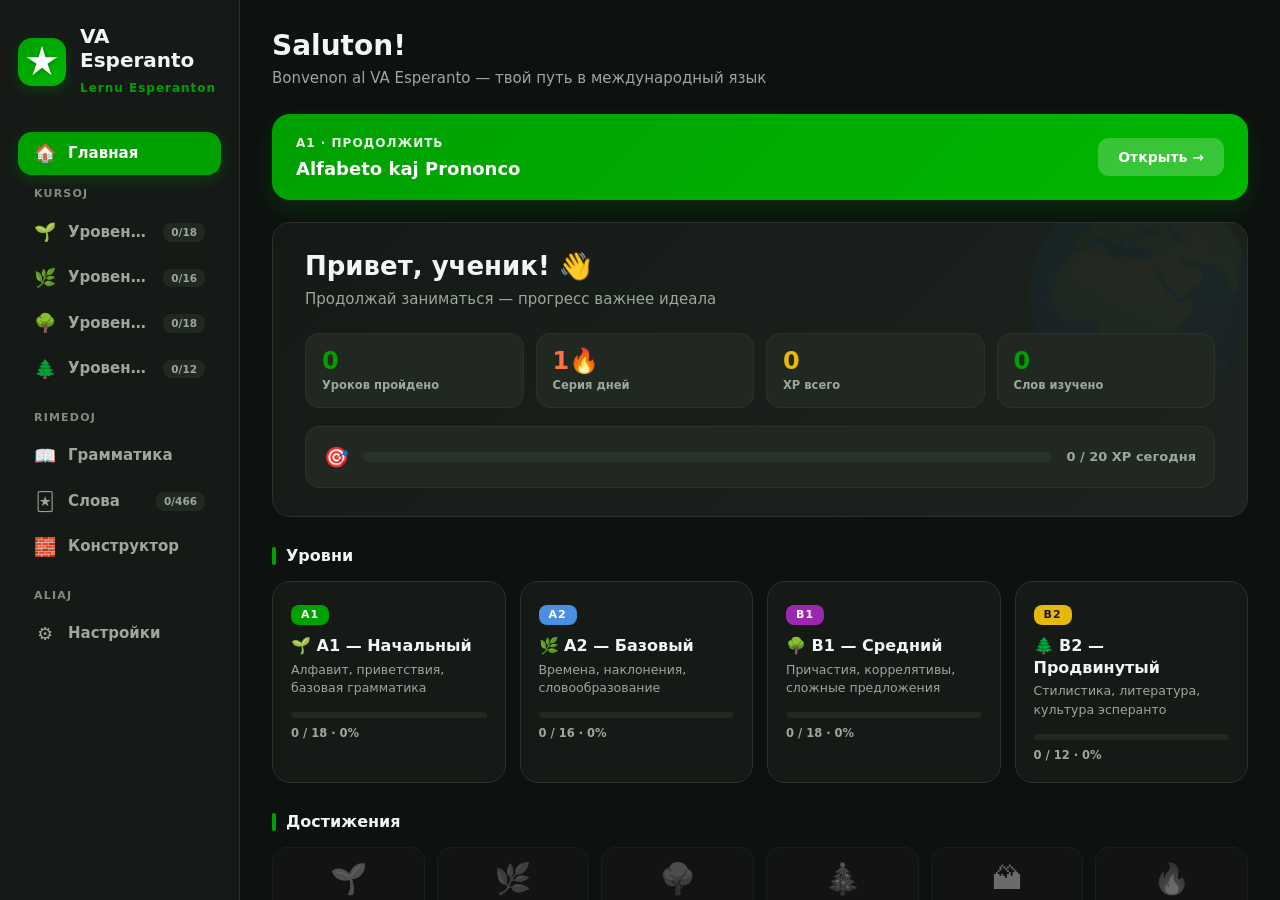
<file: index.html>
<!DOCTYPE html>
<html lang="ru">
<head>
<meta charset="UTF-8" />
<meta name="viewport" content="width=device-width, initial-scale=1.0" />
<meta name="description" content="VA Esperanto — тренажёр языка эсперанто: курсы A1–B2, грамматика и 300 слов с интервальным повторением. Экосистема Vulpeto Abeleto." />
<title>VA Esperanto — Изучай эсперанто</title>
<link rel="icon" href="images/VAlogo.png" type="image/png" />

<!-- ═══ Стили ═══ -->
<link rel="stylesheet" href="css/main.css" />
<link rel="stylesheet" href="css/sidebar.css" />
<link rel="stylesheet" href="css/home.css" />

<!-- ═══ Мгновенное применение темы и позиции сайдбара (без вспышки) ═══ -->
<script>
(function () {
    try {
        var THEMES = {
            dark:   { '--bg':'#0D110F','--card':'#151A17','--card2':'#1C231E','--input':'#202821','--border':'#29332C','--text':'#F3F6F3','--muted':'#9CA79E','--green':'#00A000','--green-hover':'#00B800','--danger':'#D9534F' },
            light:  { '--bg':'#F2F6F2','--card':'#FFFFFF','--card2':'#F7FAF7','--input':'#EEF3EE','--border':'#D9E2D9','--text':'#172019','--muted':'#68736B','--green':'#00A000','--green-hover':'#00B800','--danger':'#D9534F' },
            winter: { '--bg':'#0B1520','--card':'#132234','--card2':'#182B40','--input':'#1D344C','--border':'#274562','--text':'#EAF4FB','--muted':'#8FA8C0','--green':'#4DA6FF','--green-hover':'#6BB8FF','--danger':'#E85D75' },
            forest: { '--bg':'#0A130E','--card':'#122018','--card2':'#17291F','--input':'#1C3126','--border':'#253D2F','--text':'#E8F2E8','--muted':'#8FAF93','--green':'#2E8B57','--green-hover':'#3DA66A','--danger':'#C9645B' },
            autumn: { '--bg':'#1A1210','--card':'#241A15','--card2':'#2E211B','--input':'#342720','--border':'#42332A','--text':'#F5EDE5','--muted':'#B8A398','--green':'#D2691E','--green-hover':'#E67E22','--danger':'#C0392B' },
            cat:    { '--bg':'#14101C','--card':'#1C1826','--card2':'#231E30','--input':'#2A2338','--border':'#3A2F4A','--text':'#F0EAF5','--muted':'#9C93B0','--green':'#F5A623','--green-hover':'#FFB84D','--danger':'#E85D75' }
        };
        var root = document.documentElement;

        // Тема
        var themeKey = localStorage.getItem('va_eo_theme') || 'dark';
        var theme = THEMES[themeKey] || THEMES.dark;
        root.setAttribute('data-theme-key', themeKey);
        for (var k in theme) {
            if (Object.prototype.hasOwnProperty.call(theme, k)) {
                root.style.setProperty(k, theme[k]);
            }
        }

        // Позиция сайдбара — на <html>, CSS использует html[data-sidebar-pos]
        var pos = localStorage.getItem('va_eo_sidebar_pos');
        if (!pos) pos = window.innerWidth <= 700 ? 'top' : 'left';
        if (pos !== 'left' && pos !== 'top') pos = 'left';
        root.setAttribute('data-sidebar-pos', pos);
                // Резервный таймер: если theme.js не выполнится — показать сайдбар в исходном виде
        setTimeout(function () {
            if (!document.documentElement.hasAttribute('data-nav-ready')) {
                document.documentElement.setAttribute('data-nav-ready', '1');
            }
        }, 1200);
    } catch (e) {}
})();
</script>
</head>
<body>

<!-- ═══════════════════════════════════════════════════════════════
     SIDEBAR
     ═══════════════════════════════════════════════════════════════ -->
<aside class="sidebar">
    <a class="logo" href="index.html" title="VA Esperanto — на главную">
        <div class="logo-icon">
    <svg viewBox="0 0 100 100" xmlns="http://www.w3.org/2000/svg" aria-hidden="true">
        <path d="M50 2 L60 36.25 L95.65 35.17 L66.17 55.25 L78.21 88.83 L50 67 L21.79 88.83 L33.83 55.25 L4.35 35.17 L40 36.25 Z"/>
    </svg>
</div>
        <div class="logo-text">
            <h1>VA Esperanto</h1>
            <span>Lernu Esperanton</span>
        </div>
    </a>

    <nav id="nav">
        <a class="nav-btn active" href="index.html" title="Главная">
            <span class="nav-icon">🏠</span>
            <span class="nav-label">Главная</span>
        </a>

        <div class="nav-section-label">Kursoj</div>
        <a class="nav-btn" href="courses/a1.html" title="Уровень A1">
            <span class="nav-icon">🌱</span>
            <span class="nav-label">Уровень A1</span>
            <span class="nav-badge" id="navBadgeA1">0/18</span>
        </a>
        <a class="nav-btn" href="courses/a2.html" title="Уровень A2">
            <span class="nav-icon">🌿</span>
            <span class="nav-label">Уровень A2</span>
            <span class="nav-badge" id="navBadgeA2">0/16</span>
        </a>
        <a class="nav-btn" href="courses/b1.html" title="Уровень B1">
            <span class="nav-icon">🌳</span>
            <span class="nav-label">Уровень B1</span>
            <span class="nav-badge" id="navBadgeB1">0/18</span>
        </a>
        <a class="nav-btn" href="courses/b2.html" title="Уровень B2">
            <span class="nav-icon">🌲</span>
            <span class="nav-label">Уровень B2</span>
            <span class="nav-badge" id="navBadgeB2">0/12</span>
        </a>

        <div class="nav-section-label">Rimedoj</div>
        <a class="nav-btn" href="grammar.html" title="Грамматика">
            <span class="nav-icon">📖</span>
            <span class="nav-label">Грамматика</span>
        </a>
        <a class="nav-btn" href="flashcards.html" title="Слова">
            <span class="nav-icon">🃏</span>
            <span class="nav-label">Слова</span>
            <span class="nav-badge" id="navBadgeWords">0/466</span>
        </a>
        <a class="nav-btn" href="phrases.html" title="Конструктор фраз">
            <span class="nav-icon">🧱</span>
            <span class="nav-label">Конструктор</span>
        </a>
        <div class="nav-section-label">Aliaj</div>
        <button class="nav-btn" data-page="settings" title="Настройки">
            <span class="nav-icon">⚙️</span>
            <span class="nav-label">Настройки</span>
        </button>
    </nav>
</aside>

<!-- ═══════════════════════════════════════════════════════════════
     MAIN CONTENT
     ═══════════════════════════════════════════════════════════════ -->
<main class="content" id="content">

    <!-- ─── ГЛАВНАЯ ─── -->
    <section class="page active" id="page-home">
        <div class="page-header">
            <h2 id="homeGreeting">Saluton!</h2>
            <p>Bonvenon al VA Esperanto — твой путь в международный язык</p>
        </div>

        <div id="continueCard"></div>

        <div class="hero">
            <div class="hero-greeting" id="heroName">Привет, ученик! 👋</div>
            <div class="hero-sub">Продолжай заниматься — прогресс важнее идеала</div>

            <div class="hero-stats">
                <div class="hero-stat">
                    <div class="hs-num" id="hsLessons">0</div>
                    <div class="hs-lbl">Уроков пройдено</div>
                </div>
                <div class="hero-stat fire">
                    <div class="hs-num" id="hsStreak">0🔥</div>
                    <div class="hs-lbl">Серия дней</div>
                </div>
                <div class="hero-stat gold">
                    <div class="hs-num" id="hsXp">0</div>
                    <div class="hs-lbl">XP всего</div>
                </div>
                <div class="hero-stat">
                    <div class="hs-num" id="hsWords">0</div>
                    <div class="hs-lbl">Слов изучено</div>
                </div>
            </div>

            <div class="goal-row">
                <span style="font-size:20px;">🎯</span>
                <div class="goal-bar">
                    <div class="goal-bar-fill" id="goalFill" style="width:0%;"></div>
                </div>
                <span class="goal-text" id="goalText">0 / 20 XP сегодня</span>
            </div>
        </div>

        <div class="section-title">Уровни</div>
        <div class="levels-grid" id="levelsGrid"></div>

        <div class="section-title">Достижения</div>
        <div class="ach-grid" id="achGrid"></div>

        <div class="section-title">Быстрый доступ</div>
        <div class="quick-links">
            <a class="quick-link" href="grammar.html">
                <span class="ql-icon">📖</span>
                <span class="ql-name">Грамматика</span>
                <span class="ql-desc">Справочник по темам</span>
            </a>
            <a class="quick-link" href="flashcards.html">
                <span class="ql-icon">🃏</span>
                <span class="ql-name">466 слов</span>
                <span class="ql-desc">Карточки с SRS</span>
            </a>
            <a class="quick-link" href="courses/a1.html">
                <span class="ql-icon">🌱</span>
                <span class="ql-name">Начать с A1</span>
                <span class="ql-desc">Основы языка</span>
            </a>
            <a class="quick-link" href="courses/b2.html">
                <span class="ql-icon">🌲</span>
                <span class="ql-name">Перейти к B2</span>
                <span class="ql-desc">Продвинутый уровень</span>
            </a>
        </div>

        <div class="page-footer">Vulpeto Abeleto • 2026</div>
    </section>

    <!-- ─── НАСТРОЙКИ ─── -->
    <section class="page" id="page-settings">
        <div class="page-header">
            <h2>⚙️ Настройки</h2>
            <p>Персонализация и управление данными</p>
        </div>

        <div class="card">
            <div class="card-title">👤 Профиль</div>
            <div class="card-sub">Как к тебе обращаться и какая цель на день</div>
            <div class="field-group">
                <label for="profileName">Имя</label>
                <input type="text" id="profileName" placeholder="Твоё имя" maxlength="30" autocomplete="off" />
            </div>
            <div class="field-group">
                <label for="profileGoal">Дневная цель (XP)</label>
                <select id="profileGoal">
                    <option value="10">10 XP — лёгкая</option>
                    <option value="20">20 XP — стандарт</option>
                    <option value="30">30 XP — средняя</option>
                    <option value="50">50 XP — серьёзная</option>
                    <option value="100">100 XP — хардкор</option>
                </select>
            </div>
        </div>

        <div class="card">
            <div class="card-title">🎨 Оформление</div>
            <div class="card-sub">Выберите тему приложения</div>
            <div class="theme-picker" id="themePicker"></div>
        </div>

        <div class="card">
            <div class="card-title">📐 Расположение панели</div>
            <div class="card-sub">Где разместить меню навигации</div>
            <div class="sidebar-pos-picker" id="sidebarPosPicker">
                <div class="sidebar-pos-option" data-pos="left">
                    <div class="pos-icon">◀</div>
                    <div class="pos-name">Слева</div>
                </div>
                <div class="sidebar-pos-option" data-pos="top">
                    <div class="pos-icon">▲</div>
                    <div class="pos-name">Сверху</div>
                </div>
            </div>
        </div>

        <div class="card">
            <div class="card-title">💾 Данные</div>
            <div class="card-sub">Экспорт, импорт и сброс прогресса</div>
            <div class="actions-bar" style="margin-bottom:0;">
                <button class="btn" id="exportBtn">📥 Экспорт JSON</button>
                <button class="btn btn-secondary" id="importBtn">📤 Импорт JSON</button>
                <input type="file" id="importFile" accept=".json,application/json" style="display:none;" />
                <button class="btn btn-danger" id="clearAllBtn">🗑 Удалить всё</button>
            </div>
        </div>

        <div class="card">
            <div class="card-title">ℹ️ О программе</div>
            <p style="color:var(--muted); font-size:14px; line-height:1.7;">
                <b style="color:var(--text);">VA Esperanto</b> — тренажёр языка эсперанто:
                курсы A1–B2 по методике Бориса Колкера, грамматический справочник
                и 466 самых частотных слов с интервальным повторением.<br><br>
                Входит в экосистему клуба <b style="color:var(--green);">Vulpeto Abeleto</b>.<br>
                Все данные хранятся локально в вашем браузере. Ничего никуда не отправляется.<br><br>
                <b style="color:var(--green);">Bonan lernadon! 🌍</b>
            </p>
        </div>

        <div class="page-footer">Vulpeto Abeleto • 2026</div>
    </section>

</main>

<div class="modal-overlay" id="modalOverlay">
    <div class="modal">
        <div class="modal-title" id="modalTitle"></div>
        <div class="modal-body" id="modalBody"></div>
        <div class="modal-footer" id="modalFooter"></div>
    </div>
</div>

<div class="toast" id="toast"></div>

<!-- ═══════════════════════════════════════════════════════════════
     СКРИПТЫ
     ═══════════════════════════════════════════════════════════════ -->

<!-- 1. Данные курсов (нужны core.js для подсчёта прогресса) -->
<script src="data/courses-a1.js"></script>
<script src="data/courses-a2.js"></script>
<script src="data/courses-b1.js"></script>
<script src="data/courses-b2.js"></script>

<!-- Данные слов — нужны для подсчёта общего количества в бейдже -->
<script src="data/words.js"></script>       <!-- на courses/*.html: "../data/words.js" -->

<!-- Данные курсов -->
<script src="data/courses-a1.js"></script>

<!-- 2. Модули приложения -->
<script src="js/ui.js"></script>
<script src="js/core.js"></script>
<script src="js/theme.js"></script>
<script src="js/home.js"></script>
<script src="js/settings.js"></script>

<!-- 3. Запуск главной -->
<script>
document.addEventListener('DOMContentLoaded', function () {
    // Инициализация
    VACore.init();
    VATheme.init();
    VAHome.render();
    VASettings.init();

    // Навигация между «Главная» и «Настройки» без перезагрузки
    function activatePage(pageId) {
        document.querySelectorAll('.nav-btn').forEach(b => b.classList.remove('active'));
        const activeBtn = document.querySelector('.nav-btn[data-page="' + pageId + '"]');
        if (activeBtn) activeBtn.classList.add('active');

        document.querySelectorAll('.page').forEach(p => p.classList.remove('active'));
        const target = document.getElementById('page-' + pageId);
        if (target) {
            target.classList.add('active');
            // Перезапуск анимации «выезда» при каждом переключении
            VATheme.animatePageIn(target);
        }

        if (pageId === 'settings') {
            VASettings.render();
            VATheme.renderPicker();
            VATheme.renderSidebarPosPicker();
        }

        const content = document.getElementById('content');
        if (content) content.scrollTop = 0;

        if (history.replaceState) {
            const hash = pageId === 'settings' ? '#settings' : '';
            history.replaceState(null, '', window.location.pathname + hash);
        }
    }

    // Кнопки с data-page (Настройки)
    document.querySelectorAll('.nav-btn[data-page]').forEach(btn => {
        btn.addEventListener('click', function (e) {
            e.preventDefault();
            activatePage(btn.dataset.page);
        });
    });

    // Кнопки-ссылки на главную
    document.querySelectorAll('.nav-btn[href="index.html"]').forEach(link => {
        link.addEventListener('click', function (e) {
            e.preventDefault();
            activatePage('home');
        });
    });

    // Открытие по хешу #settings (при заходе со страницы курса)
    if (window.location.hash === '#settings') {
        activatePage('settings');
    }

    window.addEventListener('hashchange', function () {
        if (window.location.hash === '#settings') {
            activatePage('settings');
        } else if (window.location.hash === '' || window.location.hash === '#home') {
            activatePage('home');
        }
    });
});
</script>
</body>
</html>
</file>
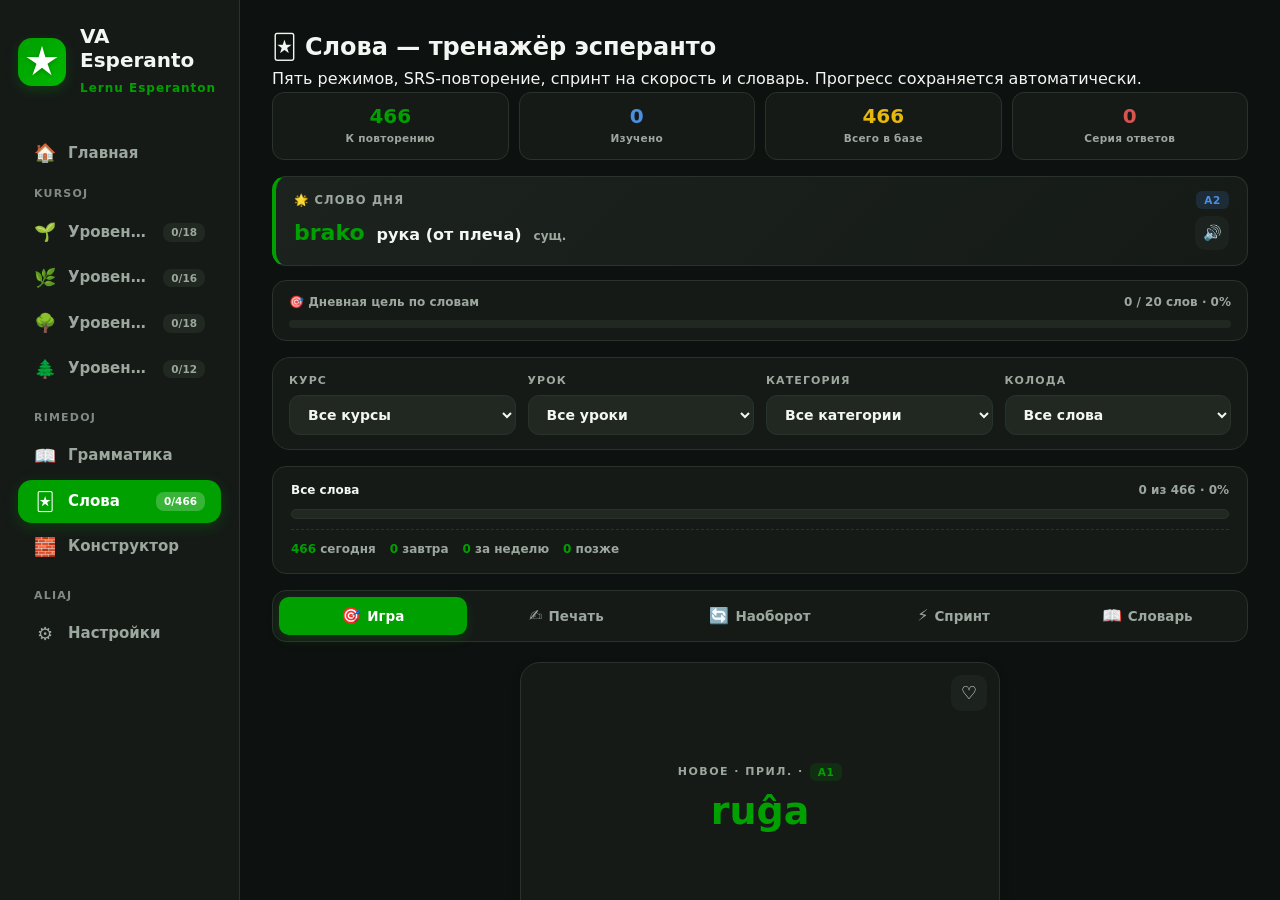
<file: flashcards.html>
<!DOCTYPE html>
<html lang="ru">
<head>
<meta charset="UTF-8" />
<meta name="viewport" content="width=device-width, initial-scale=1.0" />
<meta name="description" content="466 слов эсперанто: SRS-карточки, режим печати, спринт на 60 секунд, словарь и избранное." />
<title>Слова — VA Esperanto</title>
<link rel="icon" href="images/VAlogo.png" type="image/png" />

<link rel="stylesheet" href="css/main.css" />
<link rel="stylesheet" href="css/sidebar.css" />
<link rel="stylesheet" href="css/flashcards.css" />

<script>
(function () {
    try {
        var T = {
            dark:{'--bg':'#0D110F','--card':'#151A17','--card2':'#1C231E','--input':'#202821','--border':'#29332C','--text':'#F3F6F3','--muted':'#9CA79E','--green':'#00A000','--green-hover':'#00B800','--danger':'#D9534F'},
            light:{'--bg':'#F2F6F2','--card':'#FFFFFF','--card2':'#F7FAF7','--input':'#EEF3EE','--border':'#D9E2D9','--text':'#172019','--muted':'#68736B','--green':'#00A000','--green-hover':'#00B800','--danger':'#D9534F'},
            winter:{'--bg':'#0B1520','--card':'#132234','--card2':'#182B40','--input':'#1D344C','--border':'#274562','--text':'#EAF4FB','--muted':'#8FA8C0','--green':'#4DA6FF','--green-hover':'#6BB8FF','--danger':'#E85D75'},
            forest:{'--bg':'#0A130E','--card':'#122018','--card2':'#17291F','--input':'#1C3126','--border':'#253D2F','--text':'#E8F2E8','--muted':'#8FAF93','--green':'#2E8B57','--green-hover':'#3DA66A','--danger':'#C9645B'},
            autumn:{'--bg':'#1A1210','--card':'#241A15','--card2':'#2E211B','--input':'#342720','--border':'#42332A','--text':'#F5EDE5','--muted':'#B8A398','--green':'#D2691E','--green-hover':'#E67E22','--danger':'#C0392B'},
            cat:   {'--bg':'#14101C','--card':'#1C1826','--card2':'#231E30','--input':'#2A2338','--border':'#3A2F4A','--text':'#F0EAF5','--muted':'#9C93B0','--green':'#F5A623','--green-hover':'#FFB84D','--danger':'#E85D75'}
        };
        var r = document.documentElement;
        var k = localStorage.getItem('va_eo_theme') || 'dark';
        var t = T[k] || T.dark;
        r.setAttribute('data-theme-key', k);
        for (var i in t) if (t.hasOwnProperty(i)) r.style.setProperty(i, t[i]);
        var p = localStorage.getItem('va_eo_sidebar_pos') || (window.innerWidth<=700?'top':'left');
        if (p!=='left' && p!=='top') p='left';
        r.setAttribute('data-sidebar-pos', p);
        setTimeout(function () {
            if (!document.documentElement.hasAttribute('data-nav-ready')) {
                document.documentElement.setAttribute('data-nav-ready', '1');
            }
        }, 1200);
    } catch(e){}
})();
</script>
</head>
<body>

<aside class="sidebar">
    <a class="logo" href="index.html" title="VA Esperanto — на главную">
        <div class="logo-icon">
    <svg viewBox="0 0 100 100" xmlns="http://www.w3.org/2000/svg" aria-hidden="true">
        <path d="M50 2 L60 36.25 L95.65 35.17 L66.17 55.25 L78.21 88.83 L50 67 L21.79 88.83 L33.83 55.25 L4.35 35.17 L40 36.25 Z"/>
    </svg>
</div>
        <div class="logo-text">
            <h1>VA Esperanto</h1>
            <span>Lernu Esperanton</span>
        </div>
    </a>
    <nav id="nav">
        <a class="nav-btn" href="index.html" title="Главная">
            <span class="nav-icon">🏠</span><span class="nav-label">Главная</span>
        </a>
        <div class="nav-section-label">Kursoj</div>
        <a class="nav-btn" href="courses/a1.html"><span class="nav-icon">🌱</span><span class="nav-label">Уровень A1</span><span class="nav-badge" id="navBadgeA1">0/18</span></a>
        <a class="nav-btn" href="courses/a2.html"><span class="nav-icon">🌿</span><span class="nav-label">Уровень A2</span><span class="nav-badge" id="navBadgeA2">0/16</span></a>
        <a class="nav-btn" href="courses/b1.html"><span class="nav-icon">🌳</span><span class="nav-label">Уровень B1</span><span class="nav-badge" id="navBadgeB1">0/18</span></a>
        <a class="nav-btn" href="courses/b2.html"><span class="nav-icon">🌲</span><span class="nav-label">Уровень B2</span><span class="nav-badge" id="navBadgeB2">0/12</span></a>
        <div class="nav-section-label">Rimedoj</div>
        <a class="nav-btn" href="grammar.html"><span class="nav-icon">📖</span><span class="nav-label">Грамматика</span></a>
        <a class="nav-btn active" href="flashcards.html"><span class="nav-icon">🃏</span><span class="nav-label">Слова</span><span class="nav-badge" id="navBadgeWords">0/—</span></a>
        <a class="nav-btn" href="phrases.html"><span class="nav-icon">🧱</span><span class="nav-label">Конструктор</span></a>
        <div class="nav-section-label">Aliaj</div>
        <a class="nav-btn" href="index.html#settings"><span class="nav-icon">⚙️</span><span class="nav-label">Настройки</span></a>
    </nav>
</aside>

<main class="content" id="content">

    <div class="fc-page-header">
        <h2>🃏 Слова — тренажёр эсперанто</h2>
        <p>Пять режимов, SRS-повторение, спринт на скорость и словарь. Прогресс сохраняется автоматически.</p>
    </div>

    <!-- ─── ВЕРХНЯЯ СТАТИСТИКА ─── -->
    <div class="flash-stats">
        <div class="flash-stat">
            <div class="fs-num" id="fsDue">—</div>
            <div class="fs-lbl">К повторению</div>
        </div>
        <div class="flash-stat blue">
            <div class="fs-num" id="fsLearned">—</div>
            <div class="fs-lbl">Изучено</div>
        </div>
        <div class="flash-stat gold">
            <div class="fs-num" id="fsTotal">—</div>
            <div class="fs-lbl">Всего в базе</div>
        </div>
        <div class="flash-stat red">
            <div class="fs-num" id="fsStreak">0</div>
            <div class="fs-lbl">Серия ответов</div>
        </div>
    </div>

    <!-- ─── СЛОВО ДНЯ ─── -->
    <div class="fc-wotd" id="wordOfDay"></div>

    <!-- ─── ДНЕВНАЯ ЦЕЛЬ ПО СЛОВАМ ─── -->
    <div class="fc-daily-goal">
        <div class="fcg-label">
            <span>🎯 Дневная цель по словам</span>
            <span id="fcgText">0 / 20</span>
        </div>
        <div class="fcg-bar">
            <div class="fcg-fill" id="fcgFill" style="width:0%;"></div>
        </div>
    </div>

    <!-- ─── ФИЛЬТРЫ ─── -->
    <div class="fc-filters">
        <div class="fc-filter">
            <label for="flLevel">Курс</label>
            <select id="flLevel">
                <option value="all">Все курсы</option>
                <option value="a1">🌱 A1 — Начальный</option>
                <option value="a2">🌿 A2 — Базовый</option>
                <option value="b1">🌳 B1 — Средний</option>
                <option value="b2">🌲 B2 — Продвинутый</option>
            </select>
        </div>
        <div class="fc-filter">
            <label for="flLesson">Урок</label>
            <select id="flLesson"><option value="all">Все уроки</option></select>
        </div>
        <div class="fc-filter">
            <label for="flCat">Категория</label>
            <select id="flCat"><option value="all">Все категории</option></select>
        </div>
        <div class="fc-filter">
            <label for="flDeck">Колода</label>
            <select id="flDeck">
                <option value="all">Все слова</option>
                <option value="new">Только новые</option>
                <option value="due">К повторению</option>
                <option value="learned">Изученные</option>
                <option value="errors">⭐ Мои ошибки</option>
                <option value="favorites">❤ Избранное</option>
            </select>
        </div>
    </div>

    <!-- ─── ПРОГРЕСС ПО КОЛОДЕ + ПРОГНОЗ SRS ─── -->
    <div class="fc-deck-progress">
        <div class="fdp-label">
            <span id="deckTitle">Все слова</span>
            <span id="deckStats">0 из 0 · 0%</span>
        </div>
        <div class="fc-deck-bar">
            <div class="fc-deck-bar-fill" id="deckFill" style="width:0%;"></div>
        </div>
        <div class="fc-forecast" id="fcForecast"></div>
    </div>

    <!-- ─── РЕЖИМЫ ─── -->
    <div class="fc-tabs" id="modeTabs">
        <button class="fc-tab active" data-mode="srs">
            <span class="fc-tab-icon">🎯</span>
            <span class="fc-tab-label">Игра</span>
        </button>
        <button class="fc-tab" data-mode="type">
            <span class="fc-tab-icon">✍️</span>
            <span class="fc-tab-label">Печать</span>
        </button>
        <button class="fc-tab" data-mode="reverse">
            <span class="fc-tab-icon">🔄</span>
            <span class="fc-tab-label">Наоборот</span>
        </button>
        <button class="fc-tab" data-mode="sprint">
            <span class="fc-tab-icon">⚡</span>
            <span class="fc-tab-label">Спринт</span>
        </button>
        <button class="fc-tab" data-mode="dict">
            <span class="fc-tab-icon">📖</span>
            <span class="fc-tab-label">Словарь</span>
        </button>
    </div>

    <!-- ─── ЗОНА КАРТОЧКИ (SRS / Печать / Наоборот / Спринт) ─── -->
    <div id="cardZone"></div>

    <!-- ─── ЗОНА СЛОВАРЯ ─── -->
    <div id="dictZone" style="display:none;">
        <div class="dict-actions">
            <button class="btn btn-secondary" id="dictExportAnki">📤 Экспорт в Anki (CSV)</button>
            <span class="dict-count" id="dictCount"></span>
        </div>
        <input type="text" class="vortaro-search" id="vortaroSearch" placeholder="🔍 Поиск по эсперанто или по-русски..." autocomplete="off" />
        <div class="vortaro-list" id="vortaroList"></div>
    </div>

    <!-- ─── ПОДСКАЗКА ПО КЛАВИШАМ ─── -->
    <div class="fc-kbd-hint">
        <span class="gen-kbd">Space</span> — перевернуть / далее ·
        <span class="gen-kbd">1</span> — повторить ·
        <span class="gen-kbd">2</span> — знаю ·
        <span class="gen-kbd">F</span> — избранное ·
        <span class="gen-kbd">Enter</span> — проверить (ввод)
    </div>

    <div class="page-footer">Vulpeto Abeleto • 2026</div>
</main>

<div class="modal-overlay" id="modalOverlay">
    <div class="modal">
        <div class="modal-title" id="modalTitle"></div>
        <div class="modal-body" id="modalBody"></div>
        <div class="modal-footer" id="modalFooter"></div>
    </div>
</div>
<div class="toast" id="toast"></div>

<!-- Данные слов -->
<script src="data/words.js"></script>

<!-- Данные курсов — для бейджей -->
<script src="data/courses-a1.js"></script>
<script src="data/courses-a2.js"></script>
<script src="data/courses-b1.js"></script>
<script src="data/courses-b2.js"></script>

<!-- Модули -->
<script src="js/ui.js"></script>
<script src="js/core.js"></script>
<script src="js/theme.js"></script>
<script src="js/flashcards.js"></script>

<script>
document.addEventListener('DOMContentLoaded', function () {
    VACore.init();
    VATheme.init();
    VAFlashcards.mount();
    VACore.updateNavBadges();
});
</script>
</body>
</html>
</file>
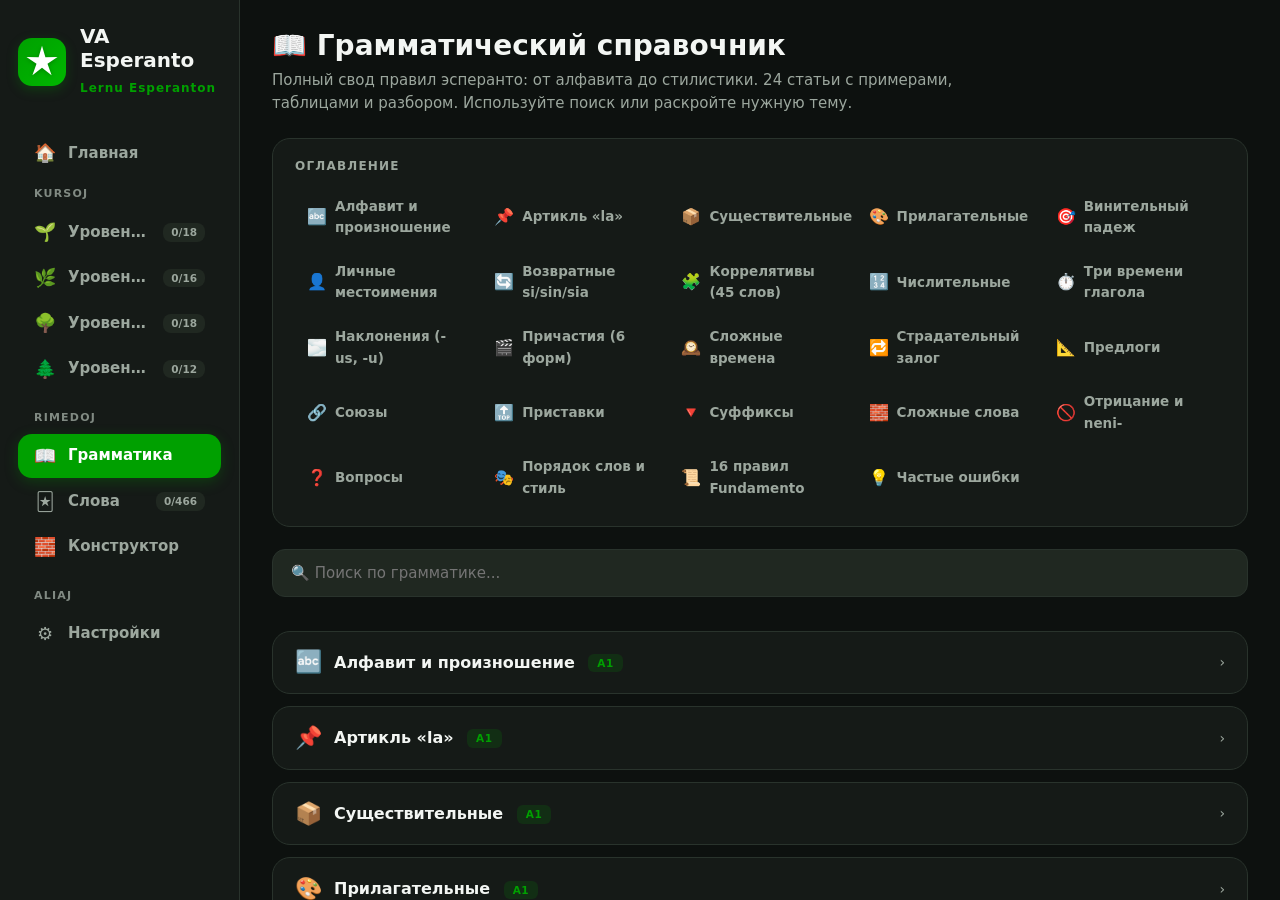
<file: grammar.html>
<!DOCTYPE html>
<html lang="ru">
<head>
<meta charset="UTF-8" />
<meta name="viewport" content="width=device-width, initial-scale=1.0" />
<meta name="description" content="Полный грамматический справочник эсперанто: алфавит, части речи, времена, причастия, коррелятивы, словообразование — с примерами." />
<title>Грамматика — VA Esperanto</title>
<link rel="icon" href="images/VAlogo.png" type="image/png" />

<link rel="stylesheet" href="css/main.css" />
<link rel="stylesheet" href="css/sidebar.css" />
<link rel="stylesheet" href="css/grammar.css" />

<!-- Мгновенное применение темы и позиции сайдбара -->
<script>
(function () {
    try {
        var T = {
            dark:{'--bg':'#0D110F','--card':'#151A17','--card2':'#1C231E','--input':'#202821','--border':'#29332C','--text':'#F3F6F3','--muted':'#9CA79E','--green':'#00A000','--green-hover':'#00B800','--danger':'#D9534F'},
            light:{'--bg':'#F2F6F2','--card':'#FFFFFF','--card2':'#F7FAF7','--input':'#EEF3EE','--border':'#D9E2D9','--text':'#172019','--muted':'#68736B','--green':'#00A000','--green-hover':'#00B800','--danger':'#D9534F'},
            winter:{'--bg':'#0B1520','--card':'#132234','--card2':'#182B40','--input':'#1D344C','--border':'#274562','--text':'#EAF4FB','--muted':'#8FA8C0','--green':'#4DA6FF','--green-hover':'#6BB8FF','--danger':'#E85D75'},
            forest:{'--bg':'#0A130E','--card':'#122018','--card2':'#17291F','--input':'#1C3126','--border':'#253D2F','--text':'#E8F2E8','--muted':'#8FAF93','--green':'#2E8B57','--green-hover':'#3DA66A','--danger':'#C9645B'},
            autumn: { '--bg':'#1A1210','--card':'#241A15','--card2':'#2E211B','--input':'#342720','--border':'#42332A','--text':'#F5EDE5','--muted':'#B8A398','--green':'#D2691E','--green-hover':'#E67E22','--danger':'#C0392B' },
            cat:    { '--bg':'#14101C','--card':'#1C1826','--card2':'#231E30','--input':'#2A2338','--border':'#3A2F4A','--text':'#F0EAF5','--muted':'#9C93B0','--green':'#F5A623','--green-hover':'#FFB84D','--danger':'#E85D75' }
        };
        var r = document.documentElement;
        var k = localStorage.getItem('va_eo_theme') || 'dark';
        var t = T[k] || T.dark;
        r.setAttribute('data-theme-key', k);
        for (var i in t) if (t.hasOwnProperty(i)) r.style.setProperty(i, t[i]);
        var p = localStorage.getItem('va_eo_sidebar_pos') || (window.innerWidth<=700?'top':'left');
        if (p!=='left' && p!=='top') p='left';
        r.setAttribute('data-sidebar-pos', p);
        setTimeout(function () {
            if (!document.documentElement.hasAttribute('data-nav-ready')) {
                document.documentElement.setAttribute('data-nav-ready', '1');
            }
        }, 1200);
    } catch(e){}
})();
</script>

<style>
/* Дополнительные стили для страницы грамматики */
.gr-header { margin-bottom: 22px; }
.gr-header h2 { font-size: 28px; font-weight: 800; line-height: 1.25; margin-bottom: 6px; }
.gr-header p { color: var(--muted); font-size: 15px; line-height: 1.55; max-width: 720px; }

.gr-toc {
    background: var(--card);
    border: 1px solid var(--border);
    border-radius: var(--radius);
    padding: 18px 22px;
    margin-bottom: 22px;
}
.gr-toc-title {
    font-size: 12px;
    font-weight: 800;
    letter-spacing: 1.2px;
    text-transform: uppercase;
    color: var(--muted);
    margin-bottom: 12px;
}
.gr-toc-grid {
    display: grid;
    grid-template-columns: repeat(auto-fill, minmax(180px, 1fr));
    gap: 6px;
}
.gr-toc a {
    display: flex;
    align-items: center;
    gap: 8px;
    padding: 8px 12px;
    border-radius: 10px;
    font-size: 13.5px;
    font-weight: 600;
    color: var(--muted);
    transition: all var(--transition);
    text-decoration: none;
    cursor: pointer;
}
.gr-toc a:hover {
    background: var(--card2);
    color: var(--text);
    transform: translateX(3px);
}
.gr-toc a .toc-icon { font-size: 16px; line-height: 1; }

.gr-search-bar {
    position: relative;
    margin-bottom: 16px;
}
.gr-search-bar .grammar-search { padding-right: 44px; }
.gr-search-clear {
    position: absolute;
    right: 10px;
    top: 50%;
    transform: translateY(-50%);
    background: var(--card2);
    border: none;
    color: var(--muted);
    width: 28px;
    height: 28px;
    border-radius: 8px;
    cursor: pointer;
    font-size: 14px;
    display: none;
    align-items: center;
    justify-content: center;
    font-family: inherit;
    transition: all var(--transition);
}
.gr-search-clear:hover { background: var(--border); color: var(--text); }
.gr-search-clear.visible { display: inline-flex; }

.gr-empty {
    text-align: center;
    padding: 60px 20px;
    color: var(--muted);
}
.gr-empty .ge-icon { font-size: 56px; margin-bottom: 14px; opacity: 0.5; line-height: 1; }

.gr-level-chip {
    display: inline-block;
    padding: 2px 9px;
    border-radius: 6px;
    font-size: 10.5px;
    font-weight: 800;
    letter-spacing: 0.6px;
    background: var(--card2);
    color: var(--muted);
    margin-left: 8px;
    line-height: 1.4;
    vertical-align: middle;
}
.gr-level-chip.a1 { background: rgba(0,160,0,0.15); color: var(--green); }
.gr-level-chip.a2 { background: rgba(74,144,226,0.15); color: var(--blue); }
.gr-level-chip.b1 { background: rgba(156,39,176,0.15); color: var(--purple); }
.gr-level-chip.b2 { background: rgba(229,184,11,0.15); color: var(--gold); }

/* Таблицы внутри грамматики — компактнее, чем в уроках */
.grammar-article-body table {
    font-size: 13px;
    margin: 10px 0 14px;
}
.grammar-article-body th { font-size: 11px; padding: 7px 10px; }
.grammar-article-body td { padding: 7px 10px; }

/* Примеры строкой */
.grammar-article-body .ex {
    background: var(--input);
    border-left: 3px solid var(--green);
    border-radius: 8px;
    padding: 9px 14px;
    margin: 6px 0;
    font-size: 13.5px;
    line-height: 1.6;
}
.grammar-article-body .ex b { color: var(--green); font-weight: 700; }
.grammar-article-body .ex span.ru { color: var(--muted); font-style: italic; }

.grammar-article-body .rule-box {
    background: var(--card2);
    border: 1px solid var(--border);
    border-left: 4px solid var(--green);
    border-radius: 10px;
    padding: 12px 16px;
    margin: 12px 0;
    font-size: 13.5px;
    line-height: 1.65;
}
.grammar-article-body .rule-box b { color: var(--green); }

.grammar-article-body ul li { margin-bottom: 5px; line-height: 1.65; }

/* Мобильный */
@media (max-width: 700px) {
    .gr-header h2 { font-size: 22px; }
    .gr-toc { padding: 14px 16px; }
    .gr-toc-grid { grid-template-columns: 1fr 1fr; }
    .gr-toc a { padding: 7px 10px; font-size: 12.5px; }
    .grammar-article-body .ex { font-size: 13px; padding: 8px 12px; }
    .grammar-article-body .rule-box { font-size: 13px; padding: 10px 13px; }
}
@media (max-width: 420px) {
    .gr-toc-grid { grid-template-columns: 1fr; }
}
</style>
</head>
<body>

<aside class="sidebar">
    <a class="logo" href="index.html" title="VA Esperanto — на главную">
        <div class="logo-icon">
    <svg viewBox="0 0 100 100" xmlns="http://www.w3.org/2000/svg" aria-hidden="true">
        <path d="M50 2 L60 36.25 L95.65 35.17 L66.17 55.25 L78.21 88.83 L50 67 L21.79 88.83 L33.83 55.25 L4.35 35.17 L40 36.25 Z"/>
    </svg>
</div>
        <div class="logo-text">
            <h1>VA Esperanto</h1>
            <span>Lernu Esperanton</span>
        </div>
    </a>
    <nav id="nav">
        <a class="nav-btn" href="index.html" title="Главная">
            <span class="nav-icon">🏠</span><span class="nav-label">Главная</span>
        </a>
        <div class="nav-section-label">Kursoj</div>
        <a class="nav-btn" href="courses/a1.html" title="Уровень A1">
            <span class="nav-icon">🌱</span><span class="nav-label">Уровень A1</span>
            <span class="nav-badge" id="navBadgeA1">0/18</span>
        </a>
        <a class="nav-btn" href="courses/a2.html" title="Уровень A2">
            <span class="nav-icon">🌿</span><span class="nav-label">Уровень A2</span>
            <span class="nav-badge" id="navBadgeA2">0/16</span>
        </a>
        <a class="nav-btn" href="courses/b1.html" title="Уровень B1">
            <span class="nav-icon">🌳</span><span class="nav-label">Уровень B1</span>
            <span class="nav-badge" id="navBadgeB1">0/18</span>
        </a>
        <a class="nav-btn" href="courses/b2.html" title="Уровень B2">
            <span class="nav-icon">🌲</span><span class="nav-label">Уровень B2</span>
            <span class="nav-badge" id="navBadgeB2">0/12</span>
        </a>
        <div class="nav-section-label">Rimedoj</div>
        <a class="nav-btn active" href="grammar.html" title="Грамматика">
            <span class="nav-icon">📖</span><span class="nav-label">Грамматика</span>
        </a>
        <a class="nav-btn" href="flashcards.html" title="Слова">
            <span class="nav-icon">🃏</span><span class="nav-label">Слова</span>
            <span class="nav-badge" id="navBadgeWords">0/466</span>
        </a>
        <a class="nav-btn" href="phrases.html" title="Конструктор фраз">
            <span class="nav-icon">🧱</span><span class="nav-label">Конструктор</span>
        </a>
        <div class="nav-section-label">Aliaj</div>
        <a class="nav-btn" href="index.html#settings" title="Настройки">
            <span class="nav-icon">⚙️</span><span class="nav-label">Настройки</span>
        </a>
    </nav>
</aside>

<main class="content" id="content">
    <div class="gr-header">
        <h2>📖 Грамматический справочник</h2>
        <p>Полный свод правил эсперанто: от алфавита до стилистики. 24 статьи с примерами, таблицами и разбором. Используйте поиск или раскройте нужную тему.</p>
    </div>

    <div class="gr-toc">
        <div class="gr-toc-title">Оглавление</div>
        <div class="gr-toc-grid" id="grToc">
            <a data-goto="ga-1"><span class="toc-icon">🔤</span>Алфавит и произношение</a>
            <a data-goto="ga-2"><span class="toc-icon">📌</span>Артикль «la»</a>
            <a data-goto="ga-3"><span class="toc-icon">📦</span>Существительные</a>
            <a data-goto="ga-4"><span class="toc-icon">🎨</span>Прилагательные</a>
            <a data-goto="ga-5"><span class="toc-icon">🎯</span>Винительный падеж</a>
            <a data-goto="ga-6"><span class="toc-icon">👤</span>Личные местоимения</a>
            <a data-goto="ga-7"><span class="toc-icon">🔄</span>Возвратные si/sin/sia</a>
            <a data-goto="ga-8"><span class="toc-icon">🧩</span>Коррелятивы (45 слов)</a>
            <a data-goto="ga-9"><span class="toc-icon">🔢</span>Числительные</a>
            <a data-goto="ga-10"><span class="toc-icon">⏱️</span>Три времени глагола</a>
            <a data-goto="ga-11"><span class="toc-icon">🌫️</span>Наклонения (-us, -u)</a>
            <a data-goto="ga-12"><span class="toc-icon">🎬</span>Причастия (6 форм)</a>
            <a data-goto="ga-13"><span class="toc-icon">🕰️</span>Сложные времена</a>
            <a data-goto="ga-14"><span class="toc-icon">🔁</span>Страдательный залог</a>
            <a data-goto="ga-15"><span class="toc-icon">📐</span>Предлоги</a>
            <a data-goto="ga-16"><span class="toc-icon">🔗</span>Союзы</a>
            <a data-goto="ga-17"><span class="toc-icon">🔝</span>Приставки</a>
            <a data-goto="ga-18"><span class="toc-icon">🔻</span>Суффиксы</a>
            <a data-goto="ga-19"><span class="toc-icon">🧱</span>Сложные слова</a>
            <a data-goto="ga-20"><span class="toc-icon">🚫</span>Отрицание и neni-</a>
            <a data-goto="ga-21"><span class="toc-icon">❓</span>Вопросы</a>
            <a data-goto="ga-22"><span class="toc-icon">🎭</span>Порядок слов и стиль</a>
            <a data-goto="ga-23"><span class="toc-icon">📜</span>16 правил Fundamento</a>
            <a data-goto="ga-24"><span class="toc-icon">💡</span>Частые ошибки</a>
        </div>
    </div>

    <div class="gr-search-bar">
        <input type="text" class="grammar-search" id="grSearch" placeholder="🔍 Поиск по грамматике..." autocomplete="off" />
        <button type="button" class="gr-search-clear" id="grClear" aria-label="Очистить">✕</button>
    </div>

    <div id="grArticles">

        <!-- ═══════════════════════════════════════════════════ -->
        <!-- 1. АЛФАВИТ И ПРОИЗНОШЕНИЕ -->
        <!-- ═══════════════════════════════════════════════════ -->
        <article class="grammar-article" id="ga-1" data-tags="alfabeto prononco literoj алфавит произношение буквы">
            <div class="grammar-article-header">
                <div class="grammar-article-title">
                    <span class="ga-icon">🔤</span>
                    <span>Алфавит и произношение <span class="gr-level-chip a1">A1</span></span>
                </div>
                <div class="grammar-article-chevron">›</div>
            </div>
            <div class="grammar-article-body">
                <h4>28 букв — всегда один и тот же звук</h4>
                <p>В эсперанто <b>каждая буква читается всегда одинаково</b>, независимо от соседних букв. Нет «немых» букв, нет исключений — это главное удобство языка.</p>

                <h4>Полный алфавит</h4>
                <table>
                    <tr><th>Буква</th><th>Звук (рус.)</th><th>Пример</th></tr>
                    <tr><td>a</td><td>а</td><td><span class="eo">amiko</span> — друг</td></tr>
                    <tr><td>b</td><td>б</td><td><span class="eo">bona</span> — хороший</td></tr>
                    <tr><td>c</td><td>ц</td><td><span class="eo">cent</span> — сто</td></tr>
                    <tr><td>ĉ</td><td>ч</td><td><span class="eo">ĉambro</span> — комната</td></tr>
                    <tr><td>d</td><td>д</td><td><span class="eo">domo</span> — дом</td></tr>
                    <tr><td>e</td><td>э</td><td><span class="eo">estas</span> — есть</td></tr>
                    <tr><td>f</td><td>ф</td><td><span class="eo">floro</span> — цветок</td></tr>
                    <tr><td>g</td><td>г (твёрдо)</td><td><span class="eo">granda</span> — большой</td></tr>
                    <tr><td>ĝ</td><td>дж</td><td><span class="eo">ĝojo</span> — радость</td></tr>
                    <tr><td>h</td><td>г (придыхательное)</td><td><span class="eo">homo</span> — человек</td></tr>
                    <tr><td>ĥ</td><td>х</td><td><span class="eo">ĥoro</span> — хор</td></tr>
                    <tr><td>i</td><td>и</td><td><span class="eo">iri</span> — идти</td></tr>
                    <tr><td>j</td><td>й</td><td><span class="eo">juna</span> — молодой</td></tr>
                    <tr><td>ĵ</td><td>ж</td><td><span class="eo">ĵurnalo</span> — газета</td></tr>
                    <tr><td>k</td><td>к</td><td><span class="eo">kato</span> — кот</td></tr>
                    <tr><td>l</td><td>ль (мягче рус. л)</td><td><span class="eo">libro</span> — книга</td></tr>
                    <tr><td>m</td><td>м</td><td><span class="eo">mano</span> — рука</td></tr>
                    <tr><td>n</td><td>н</td><td><span class="eo">nokto</span> — ночь</td></tr>
                    <tr><td>o</td><td>о</td><td><span class="eo">okulo</span> — глаз</td></tr>
                    <tr><td>p</td><td>п</td><td><span class="eo">patro</span> — отец</td></tr>
                    <tr><td>r</td><td>р</td><td><span class="eo">rapida</span> — быстрый</td></tr>
                    <tr><td>s</td><td>с</td><td><span class="eo">suno</span> — солнце</td></tr>
                    <tr><td>ŝ</td><td>ш</td><td><span class="eo">ŝati</span> — ценить</td></tr>
                    <tr><td>t</td><td>т</td><td><span class="eo">tablo</span> — стол</td></tr>
                    <tr><td>u</td><td>у</td><td><span class="eo">unu</span> — один</td></tr>
                    <tr><td>ŭ</td><td>ў (как в «паўза»)</td><td><span class="eo">aŭdi</span> — слышать</td></tr>
                    <tr><td>v</td><td>в</td><td><span class="eo">vi</span> — ты</td></tr>
                    <tr><td>z</td><td>з</td><td><span class="eo">zebro</span> — зебра</td></tr>
                </table>

                <h4>Шесть «шапочных» букв</h4>
                <p>Особые буквы с диакритикой: <b>ĉ ĝ ĥ ĵ ŝ ŭ</b>. Это отдельные буквы, а не «c с крышкой» — они имеют своё место в алфавите.</p>

                <h4>Три главных правила</h4>
                <div class="rule-box">
                    <b>1.</b> Ударение — <b>всегда на предпоследнем слоге</b>. Никогда не меняется.<br>
                    <span class="eo">do-MO</span>, <span class="eo">ka-TI-no</span>, <span class="eo">ES-pe-RAN-to</span>, <span class="eo">te-le-FO-no</span>.
                </div>
                <div class="rule-box">
                    <b>2.</b> Согласные перед <b>i</b> и <b>e</b> <b>не смягчаются</b>.<br>
                    <span class="eo">teniso</span> = «тэ-ни-со» (твёрдо), а не «те-ни-сё».
                </div>
                <div class="rule-box">
                    <b>3.</b> Каждая буква = один звук, всегда.<br>
                    <span class="eo">kaj</span> = «кай», <span class="eo">ĉu</span> = «чу», <span class="eo">ĝi</span> = «джи».
                </div>

                <h4>x-система (если нет эсперанто-клавиатуры)</h4>
                <p>Вместо «шапочных» букв можно писать обычную букву + <b>x</b>:</p>
                <table>
                    <tr><th>Вводите</th><th>Получаете</th></tr>
                    <tr><td>cx</td><td>ĉ</td></tr>
                    <tr><td>gx</td><td>ĝ</td></tr>
                    <tr><td>hx</td><td>ĥ</td></tr>
                    <tr><td>jx</td><td>ĵ</td></tr>
                    <tr><td>sx</td><td>ŝ</td></tr>
                    <tr><td>ux</td><td>ŭ</td></tr>
                </table>
                <p>Эту систему используют в чатах, письмах и SMS. Существует и h-система (<span class="eo">ch</span>, <span class="eo">gh</span>), но она может создать путаницу со словом <span class="eo">choro</span> — рекомендуется именно <b>x-система</b>.</p>
            </div>
        </article>

        <!-- ═══════════════════════════════════════════════════ -->
        <!-- 2. АРТИКЛЬ -->
        <!-- ═══════════════════════════════════════════════════ -->
        <article class="grammar-article" id="ga-2" data-tags="artikolo la определенный артикль">
            <div class="grammar-article-header">
                <div class="grammar-article-title">
                    <span class="ga-icon">📌</span>
                    <span>Артикль «la» <span class="gr-level-chip a1">A1</span></span>
                </div>
                <div class="grammar-article-chevron">›</div>
            </div>
            <div class="grammar-article-body">
                <h4>Что такое la</h4>
                <p>В эсперанто есть только <b>определённый артикль</b> — <span class="eo">la</span>. Неопределённого артикля <b>нет</b> — там, где по-русски «какой-то», «один», просто ставится существительное без артикля.</p>

                <h4>la = «тот самый, о котором мы знаем»</h4>
                <table>
                    <tr><th>Без la (неизвестный, любой)</th><th>С la (конкретный)</th></tr>
                    <tr><td><span class="eo">Mi vidas domon.</span> — Я вижу (какой-то) дом.</td><td><span class="eo">Mi vidas la domon.</span> — Я вижу (тот самый) дом.</td></tr>
                    <tr><td><span class="eo">Ŝi aĉetis libron.</span> — Она купила (какую-то) книгу.</td><td><span class="eo">Ŝi aĉetis la libron.</span> — Она купила (ту самую) книгу.</td></tr>
                </table>

                <h4>la не изменяется никогда</h4>
                <p>Ни по роду, ни по числу, ни по падежу:</p>
                <div class="ex"><b>la</b> domo <span class="ru">— дом</span></div>
                <div class="ex"><b>la</b> domoj <span class="ru">— дома</span></div>
                <div class="ex"><b>la</b> domon <span class="ru">— дом (вин.)</span></div>
                <div class="ex"><b>la</b> domojn <span class="ru">— дома (вин.)</span></div>

                <h4>Когда la обязателен</h4>
                <ul>
                    <li>Если предмет уже упоминался: <span class="eo">Mi havas hundon. <b>La</b> hundo estas nigra.</span></li>
                    <li>Перед <span class="eo">unu</span> в значении «единственный»: <span class="eo">Vi estas <b>la</b> unua.</span></li>
                    <li>Перед превосходной степенью: <span class="eo">Ŝi estas <b>la</b> plej bela.</span></li>
                    <li>С притяжательными: <span class="eo"><b>la</b> mia, <b>la</b> via.</span></li>
                    <li>С именами, если речь о конкретной известной личности: <span class="eo"><b>la</b> Zamenhof.</span></li>
                </ul>

                <h4>Когда la обычно не ставится</h4>
                <ul>
                    <li>Перед именем собственным без уточнения: <span class="eo">Petro, Anna, Moskvo.</span></li>
                    <li>В устойчивых выражениях: <span class="eo">hejmen, matene, nokte.</span></li>
                    <li>Во множестве пословиц и поэзии.</li>
                </ul>
            </div>
        </article>

        <!-- ═══════════════════════════════════════════════════ -->
        <!-- 3. СУЩЕСТВИТЕЛЬНЫЕ -->
        <!-- ═══════════════════════════════════════════════════ -->
        <article class="grammar-article" id="ga-3" data-tags="substantivoj существительные окончание o pluralo множественное число">
            <div class="grammar-article-header">
                <div class="grammar-article-title">
                    <span class="ga-icon">📦</span>
                    <span>Существительные <span class="gr-level-chip a1">A1</span></span>
                </div>
                <div class="grammar-article-chevron">›</div>
            </div>
            <div class="grammar-article-body">
                <h4>Окончание -o — всегда</h4>
                <p><b>Каждое</b> существительное в эсперанто заканчивается на <b>-o</b>. Без исключений. Это позволяет мгновенно отличить существительное от других частей речи.</p>
                <div class="ex"><b>domo</b> — дом, <b>libro</b> — книга, <b>homo</b> — человек, <b>amiko</b> — друг, <b>lingvo</b> — язык, <b>urbo</b> — город.</div>

                <h4>Множественное число: -j</h4>
                <table>
                    <tr><th>Один</th><th>Много</th></tr>
                    <tr><td>domo <span class="ru">дом</span></td><td>domoj <span class="ru">дома</span></td></tr>
                    <tr><td>libro <span class="ru">книга</span></td><td>libroj <span class="ru">книги</span></td></tr>
                    <tr><td>amiko <span class="ru">друг</span></td><td>amikoj <span class="ru">друзья</span></td></tr>
                </table>

                <h4>Винительный падеж: -n</h4>
                <p>Кто? Что? — прямое дополнение получает <b>-n</b>:</p>
                <table>
                    <tr><th>Им. падеж</th><th>Вин. падеж</th></tr>
                    <tr><td>la domo <span class="ru">дом</span></td><td>la domon <span class="ru">дом (кого/что)</span></td></tr>
                    <tr><td>la domoj <span class="ru">дома</span></td><td>la domojn <span class="ru">дома (вин.)</span></td></tr>
                </table>

                <h4>Сводная таблица окончаний</h4>
                <table>
                    <tr><th>Падеж</th><th>Один</th><th>Много</th></tr>
                    <tr><td>Именительный</td><td>-o</td><td>-oj</td></tr>
                    <tr><td>Винительный</td><td>-on</td><td>-ojn</td></tr>
                </table>

                <div class="rule-box">
                    <b>Пример целиком:</b><br>
                    <span class="eo">La bona amiko → La bonaj amikoj → La bonan amikon → La bonajn amikojn.</span><br>
                    <span class="ru">хороший друг → хорошие друзья → хорошего друга (вин.) → хороших друзей (вин.)</span>
                </div>
            </div>
        </article>

        <!-- ═══════════════════════════════════════════════════ -->
        <!-- 4. ПРИЛАГАТЕЛЬНЫЕ -->
        <!-- ═══════════════════════════════════════════════════ -->
        <article class="grammar-article" id="ga-4" data-tags="adjektivoj прилагательные окончание a komparacio степени">
            <div class="grammar-article-header">
                <div class="grammar-article-title">
                    <span class="ga-icon">🎨</span>
                    <span>Прилагательные <span class="gr-level-chip a1">A1</span></span>
                </div>
                <div class="grammar-article-chevron">›</div>
            </div>
            <div class="grammar-article-body">
                <h4>Окончание -a</h4>
                <p>Все прилагательные заканчиваются на <b>-a</b>: <span class="eo">bona</span>, <span class="eo">bela</span>, <span class="eo">granda</span>, <span class="eo">juna</span>, <span class="eo">nova</span>, <span class="eo">verda</span>.</p>

                <h4>Согласование — обязательно</h4>
                <p>Прилагательное всегда «повторяет» окончание существительного — по числу и падежу. Это <b>не опция</b>, а обязательное правило.</p>
                <table>
                    <tr><th>Существительное</th><th>Прилагательное</th><th>Перевод</th></tr>
                    <tr><td>bona amik<b>o</b></td><td>bon<b>a</b></td><td>хороший друг</td></tr>
                    <tr><td>bon<b>aj</b> amik<b>oj</b></td><td>bon<b>aj</b></td><td>хорошие друзья</td></tr>
                    <tr><td>bon<b>an</b> amik<b>on</b></td><td>bon<b>an</b></td><td>хорошего друга (вин.)</td></tr>
                    <tr><td>bon<b>ajn</b> amik<b>ojn</b></td><td>bon<b>ajn</b></td><td>хороших друзей (вин.)</td></tr>
                </table>

                <h4>Степени сравнения</h4>
                <table>
                    <tr><th>Степень</th><th>Форма</th><th>Пример</th></tr>
                    <tr><td>Обычная</td><td>bela</td><td><span class="eo">bela domo</span></td></tr>
                    <tr><td>Сравнительная</td><td>pli bela <b>ol</b></td><td><span class="eo">pli bela ol tiu</span> — красивее того</td></tr>
                    <tr><td>Превосходная</td><td>la plej bela <b>el</b></td><td><span class="eo">la plej bela el ĉiuj</span> — самый красивый из всех</td></tr>
                    <tr><td>Снижение</td><td>malpli bela <b>ol</b></td><td><span class="eo">malpli bela ol tiu</span> — менее красивый</td></tr>
                    <tr><td>Наименьшая</td><td>la malplej bela</td><td><span class="eo">la malplej bela</span> — наименее красивый</td></tr>
                </table>

                <h4>Очень полезно: mal-</h4>
                <p>Приставка <b>mal-</b> даёт противоположное значение — не нужно учить антонимы:</p>
                <div class="ex">
                    <b>bona</b> → <b>malbona</b> <span class="ru">хороший → плохой</span><br>
                    <b>granda</b> → <b>malgranda</b> <span class="ru">большой → маленький</span><br>
                    <b>juna</b> → <b>maljuna</b> <span class="ru">молодой → старый</span><br>
                    <b>nova</b> → <b>malnova</b> <span class="ru">новый → старый</span>
                </div>
            </div>
        </article>

        <!-- ═══════════════════════════════════════════════════ -->
        <!-- 5. ВИНИТЕЛЬНЫЙ ПАДЕЖ -->
        <!-- ═══════════════════════════════════════════════════ -->
        <article class="grammar-article" id="ga-5" data-tags="akuzativo винительный падеж n direkto направление">
            <div class="grammar-article-header">
                <div class="grammar-article-title">
                    <span class="ga-icon">🎯</span>
                    <span>Винительный падеж (-n) <span class="gr-level-chip a1">A1</span></span>
                </div>
                <div class="grammar-article-chevron">›</div>
            </div>
            <div class="grammar-article-body">
                <h4>Три функции окончания -n</h4>
                <p>Окончание <b>-n</b> в эсперанто имеет <b>три</b> применения — и все три важны.</p>

                <h4>1. Прямое дополнение (кого? что?)</h4>
                <table>
                    <tr><th>Подлежащее</th><th>Сказуемое</th><th>Дополнение</th></tr>
                    <tr><td>Mi</td><td>vidas</td><td><b>la patr<b>on</b></b></td></tr>
                    <tr><td>Ŝi</td><td>amas</td><td><b>la patrin<b>on</b></b></td></tr>
                    <tr><td>Ni</td><td>legas</td><td><b>la libro<b>n</b></b></td></tr>
                </table>
                <div class="ex"><b>La knabo</b> amas <b>la knabinon</b>. — Мальчик любит девочку.</div>
                <div class="ex"><b>La knabinon</b> amas <b>la knabo</b>. — Девочку любит мальчик. <span class="ru">(Смысл тот же — благодаря -n)</span></div>

                <h4>2. Направление движения</h4>
                <p>После предлога, если обозначается <b>куда</b> (движение), а не <b>где</b> (место) — добавляем -n:</p>
                <table>
                    <tr><th>Где? (без -n)</th><th>Куда? (с -n)</th></tr>
                    <tr><td><span class="eo">en la domo</span> — в доме</td><td><span class="eo">en la domo<b>n</b></span> — в дом</td></tr>
                    <tr><td><span class="eo">sur la tablo</span> — на столе</td><td><span class="eo">sur la tablo<b>n</b></span> — на стол</td></tr>
                    <tr><td><span class="eo">sub la lito</span> — под кроватью</td><td><span class="eo">sub la lito<b>n</b></span> — под кровать</td></tr>
                    <tr><td><span class="eo">inter la amikoj</span> — между друзьями</td><td><span class="eo">inter la amikoj<b>n</b></span> — между друзей</td></tr>
                </table>

                <h4>3. Обстоятельства времени и меры</h4>
                <div class="ex"><span class="eo">Mi atendis <b>tri horojn</b>.</span> — Я ждал три часа.</div>
                <div class="ex"><span class="eo">Ĝi kostas <b>kvin eŭrojn</b>.</span> — Это стоит пять евро.</div>
                <div class="ex"><span class="eo">Li pezas <b>okdek kilogramojn</b>.</span> — Он весит 80 кг.</div>

                <div class="rule-box">
                    <b>Простой тест:</b> если по-русски можно подставить «кого? что?» — ставьте <b>-n</b>. Если «где?» — не ставьте. Если «куда?» — ставьте после предлога.
                </div>

                <h4>Когда -n не нужен</h4>
                <ul>
                    <li>После <b>esti</b> и подобных связок: <span class="eo">Mi estas studento</span> (не <span class="eo">studenton</span>).</li>
                    <li>Если предлог уже показывает отношение: <span class="eo">al la domo</span>, <span class="eo">de la patro</span>, <span class="eo">kun amiko</span>.</li>
                    <li>С безличными глаголами: <span class="eo">Pluvas.</span>, <span class="eo">Neĝas.</span></li>
                </ul>
            </div>
        </article>

        <!-- ═══════════════════════════════════════════════════ -->
        <!-- 6. ЛИЧНЫЕ МЕСТОИМЕНИЯ -->
        <!-- ═══════════════════════════════════════════════════ -->
        <article class="grammar-article" id="ga-6" data-tags="pronomoj местоимения personaj личные posesivaj притяжательные">
            <div class="grammar-article-header">
                <div class="grammar-article-title">
                    <span class="ga-icon">👤</span>
                    <span>Личные и притяжательные местоимения <span class="gr-level-chip a1">A1</span></span>
                </div>
                <div class="grammar-article-chevron">›</div>
            </div>
            <div class="grammar-article-body">
                <h4>Личные местоимения</h4>
                <table>
                    <tr><th>Esperanto</th><th>Русский</th><th>Примечание</th></tr>
                    <tr><td>mi</td><td>я</td><td>—</td></tr>
                    <tr><td>vi</td><td>ты / вы</td><td>одно слово для обоих</td></tr>
                    <tr><td>li</td><td>он</td><td>мужчина, мальчик</td></tr>
                    <tr><td>ŝi</td><td>она</td><td>женщина, девочка</td></tr>
                    <tr><td>ĝi</td><td>оно</td><td>предмет, животное, явление</td></tr>
                    <tr><td>ni</td><td>мы</td><td>—</td></tr>
                    <tr><td>ili</td><td>они</td><td>все — независимо от пола</td></tr>
                    <tr><td>oni</td><td>(безличное)</td><td>«говорят», «делают» — без конкретного лица</td></tr>
                    <tr><td>si</td><td>себя</td><td>только для 3-го лица (см. статью ниже)</td></tr>
                </table>

                <h4>Притяжательные: + -a</h4>
                <p>Притяжательные образуются добавлением окончания <b>-a</b> к личным:</p>
                <table>
                    <tr><th>Личное</th><th>Притяжательное</th><th>Перевод</th></tr>
                    <tr><td>mi</td><td>mia</td><td>мой</td></tr>
                    <tr><td>vi</td><td>via</td><td>твой / ваш</td></tr>
                    <tr><td>li</td><td>lia</td><td>его</td></tr>
                    <tr><td>ŝi</td><td>ŝia</td><td>её</td></tr>
                    <tr><td>ĝi</td><td>ĝia</td><td>его / её (для предметов)</td></tr>
                    <tr><td>ni</td><td>nia</td><td>наш</td></tr>
                    <tr><td>ili</td><td>ilia</td><td>их</td></tr>
                    <tr><td>oni</td><td>onia</td><td>общий</td></tr>
                </table>
                <p>Притяжательные <b>согласуются</b> с существительным: <span class="eo">mia domo</span>, <span class="eo">miaj domoj</span>, <span class="eo">mian domon</span>, <span class="eo">miajn domojn</span>.</p>

                <h4>Важно: ĝi vs li/ŝi</h4>
                <p>Для <b>людей</b> используем <b>li</b> (мужчина) или <b>ŝi</b> (женщина). Для <b>всего остального</b> — <b>ĝi</b>: <span class="eo">La tablo — ĝi estas granda. La hundo — ĝi kuras.</span></p>
                <p>В разговорной речи иногда говорят <b>li</b> о животном, если его пол известен (особенно о домашних любимцах). Но по умолчанию — <b>ĝi</b>.</p>

                <h4>Безличное oni</h4>
                <p><b>Oni</b> заменяет целое неопределённое «люди», «все»:</p>
                <div class="ex"><span class="eo"><b>Oni</b> diras, ke Esperanto estas facila.</span> — Говорят, что эсперанто лёгкий.</div>
                <div class="ex"><span class="eo"><b>Oni</b> konstruas la domon.</span> — (Люди) строят дом.</div>
                <p>Глагол после <b>oni</b> стоит в 3-м лице ед. ч. — как обычно.</p>
            </div>
        </article>

        <!-- ═══════════════════════════════════════════════════ -->
        <!-- 7. ВОЗВРАТНЫЕ si/sin/sia -->
        <!-- ═══════════════════════════════════════════════════ -->
        <article class="grammar-article" id="ga-7" data-tags="si sin sia возвратные refleksivaj">
            <div class="grammar-article-header">
                <div class="grammar-article-title">
                    <span class="ga-icon">🔄</span>
                    <span>Возвратные si / sin / sia <span class="gr-level-chip a2">A2</span></span>
                </div>
                <div class="grammar-article-chevron">›</div>
            </div>
            <div class="grammar-article-body">
                <h4>Что это и с кем используется</h4>
                <p>Возвратное местоимение <b>si / sin / sia</b> означает «себя / свой». Используется <b>только с 3-м лицом</b>: с <span class="eo">li, ŝi, ĝi, ili, oni</span>. Никогда с <span class="eo">mi, vi, ni</span>.</p>

                <h4>Три формы</h4>
                <table>
                    <tr><th>Форма</th><th>Функция</th><th>Пример</th></tr>
                    <tr><td>si</td><td>им., после предлога</td><td><span class="eo">Li diris al <b>si</b>.</span> — Он сказал себе.</td></tr>
                    <tr><td>sin</td><td>винительный</td><td><span class="eo">Li lavas <b>sin</b>.</span> — Он моется.</td></tr>
                    <tr><td>sia</td><td>притяжательное</td><td><span class="eo">Li amas <b>sian</b> patrinon.</span> — Он любит свою мать.</td></tr>
                </table>

                <h4>Ключевое различие: sia vs lia</h4>
                <div class="ex"><span class="eo">Li amas <b>sian</b> patrinon.</span> — Он любит <b>свою</b> (его собственную) мать.</div>
                <div class="ex"><span class="eo">Li amas <b>lian</b> patrinon.</span> — Он любит <b>его</b> (мать другого человека) мать.</div>
                <p>Сравните:</p>
                <div class="ex"><span class="eo">Anna vidis <b>sian</b> fraton.</span> — Анна видела <b>своего</b> брата.</div>
                <div class="ex"><span class="eo">Anna vidis <b>ŝian</b> fraton.</span> — Анна видела <b>её</b> брата (брата другой женщины).</div>

                <h4>Когда возвратное заменяется обычным</h4>
                <table>
                    <tr><th>Лицо</th><th>Возвратное</th><th>Пример</th></tr>
                    <tr><td>mi</td><td>min, mia</td><td><span class="eo">Mi lavas <b>min</b>.</span></td></tr>
                    <tr><td>vi</td><td>vin, via</td><td><span class="eo">Vi lavas <b>vin</b>.</span></td></tr>
                    <tr><td>ni</td><td>nin, nia</td><td><span class="eo">Ni lavas <b>nin</b>.</span></td></tr>
                    <tr><td>li/ŝi/ili/oni</td><td>sin, sia</td><td><span class="eo">Li lavas <b>sin</b>.</span></td></tr>
                </table>

                <div class="rule-box">
                    <b>Проверка:</b> если «себя» относится к <b>самому подлежащему</b> и подлежащее — 3-е лицо, используйте <b>si/sin/sia</b>. Если «себя» относится к <b>другому человеку</b>, используйте <b>lin/ŝin/lian/ŝian</b>.
                </div>

                <h4>Классические примеры</h4>
                <div class="ex"><span class="eo">Ŝi kombas <b>sian</b> hararon.</span> — Она причёсывает свои волосы.</div>
                <div class="ex"><span class="eo">Li fermis la pordon post <b>si</b>.</span> — Он закрыл за собой дверь.</div>
                <div class="ex"><span class="eo">Ili amas <b>siajn</b> gepatrojn.</span> — Они любят своих родителей.</div>
                <div class="ex"><span class="eo">Ŝi prenis <b>sian</b> libron.</span> — Она взяла свою книгу.</div>
            </div>
        </article>

        <!-- ═══════════════════════════════════════════════════ -->
        <!-- 8. КОРРЕЛЯТИВЫ -->
        <!-- ═══════════════════════════════════════════════════ -->
        <article class="grammar-article" id="ga-8" data-tags="korelativoj коррелятивы таблица 45 ki ti i ĉi neni">
            <div class="grammar-article-header">
                <div class="grammar-article-title">
                    <span class="ga-icon">🧩</span>
                    <span>Коррелятивы — таблица 45 слов <span class="gr-level-chip a2">A2</span></span>
                </div>
                <div class="grammar-article-chevron">›</div>
            </div>
            <div class="grammar-article-body">
                <h4>Что это такое</h4>
                <p><b>Коррелятивы</b> — это 45 слов, которые образуются по формуле: <b>5 приставок × 9 суффиксов</b>. Один раз выучив таблицу, вы получаете ключ к половине эсперанто.</p>

                <h4>5 приставок</h4>
                <table>
                    <tr><th>Приставка</th><th>Значение</th><th>Пример</th></tr>
                    <tr><td>ki-</td><td>вопрос</td><td><span class="eo">kiu?</span> — кто?</td></tr>
                    <tr><td>ti-</td><td>указание</td><td><span class="eo">tiu</span> — тот</td></tr>
                    <tr><td>i-</td><td>неопределённость</td><td><span class="eo">iu</span> — кто-то</td></tr>
                    <tr><td>ĉi-</td><td>всеобщность</td><td><span class="eo">ĉiu</span> — каждый</td></tr>
                    <tr><td>neni-</td><td>отрицание</td><td><span class="eo">neniu</span> — никто</td></tr>
                </table>

                <h4>9 суффиксов</h4>
                <table>
                    <tr><th>Суффикс</th><th>Значение</th><th>Пример (ki-)</th></tr>
                    <tr><td>-u</td><td>лицо, предмет</td><td><span class="eo">kiu</span> — кто</td></tr>
                    <tr><td>-o</td><td>вещь, явление</td><td><span class="eo">kio</span> — что</td></tr>
                    <tr><td>-a</td><td>качество</td><td><span class="eo">kia</span> — какой</td></tr>
                    <tr><td>-e</td><td>место</td><td><span class="eo">kie</span> — где</td></tr>
                    <tr><td>-am</td><td>время</td><td><span class="eo">kiam</span> — когда</td></tr>
                    <tr><td>-al</td><td>причина</td><td><span class="eo">kial</span> — почему</td></tr>
                    <tr><td>-el</td><td>образ действия</td><td><span class="eo">kiel</span> — как</td></tr>
                    <tr><td>-om</td><td>количество</td><td><span class="eo">kiom</span> — сколько</td></tr>
                    <tr><td>-es</td><td>принадлежность</td><td><span class="eo">kies</span> — чей</td></tr>
                </table>

                <h4>Полная таблица 45 слов</h4>
                <table>
                    <tr><th>—</th><th>ki-</th><th>ti-</th><th>i-</th><th>ĉi-</th><th>neni-</th></tr>
                    <tr>
                        <td><b>-u</b></td>
                        <td>kiu <span class="ru">кто</span></td>
                        <td>tiu <span class="ru">тот</span></td>
                        <td>iu <span class="ru">кто-то</span></td>
                        <td>ĉiu <span class="ru">каждый</span></td>
                        <td>neniu <span class="ru">никто</span></td>
                    </tr>
                    <tr>
                        <td><b>-o</b></td>
                        <td>kio <span class="ru">что</span></td>
                        <td>tio <span class="ru">то</span></td>
                        <td>io <span class="ru">что-то</span></td>
                        <td>ĉio <span class="ru">всё</span></td>
                        <td>nenio <span class="ru">ничто</span></td>
                    </tr>
                    <tr>
                        <td><b>-a</b></td>
                        <td>kia <span class="ru">какой</span></td>
                        <td>tia <span class="ru">такой</span></td>
                        <td>ia <span class="ru">какой-то</span></td>
                        <td>ĉia <span class="ru">всякий</span></td>
                        <td>nenia <span class="ru">никакой</span></td>
                    </tr>
                    <tr>
                        <td><b>-e</b></td>
                        <td>kie <span class="ru">где</span></td>
                        <td>tie <span class="ru">там</span></td>
                        <td>ie <span class="ru">где-то</span></td>
                        <td>ĉie <span class="ru">везде</span></td>
                        <td>nenie <span class="ru">нигде</span></td>
                    </tr>
                    <tr>
                        <td><b>-am</b></td>
                        <td>kiam <span class="ru">когда</span></td>
                        <td>tiam <span class="ru">тогда</span></td>
                        <td>iam <span class="ru">когда-то</span></td>
                        <td>ĉiam <span class="ru">всегда</span></td>
                        <td>neniam <span class="ru">никогда</span></td>
                    </tr>
                    <tr>
                        <td><b>-al</b></td>
                        <td>kial <span class="ru">почему</span></td>
                        <td>tial <span class="ru">поэтому</span></td>
                        <td>ial <span class="ru">почему-то</span></td>
                        <td>ĉial <span class="ru">по всяким причинам</span></td>
                        <td>nenial <span class="ru">нипочему</span></td>
                    </tr>
                    <tr>
                        <td><b>-el</b></td>
                        <td>kiel <span class="ru">как</span></td>
                        <td>tiel <span class="ru">так</span></td>
                        <td>iel <span class="ru">как-то</span></td>
                        <td>ĉiel <span class="ru">всяко</span></td>
                        <td>neniel <span class="ru">никак</span></td>
                    </tr>
                    <tr>
                        <td><b>-om</b></td>
                        <td>kiom <span class="ru">сколько</span></td>
                        <td>tiom <span class="ru">столько</span></td>
                        <td>iom <span class="ru">немного</span></td>
                        <td>ĉiom <span class="ru">всё кол-во</span></td>
                        <td>neniom <span class="ru">нисколько</span></td>
                    </tr>
                    <tr>
                        <td><b>-es</b></td>
                        <td>kies <span class="ru">чей</span></td>
                        <td>ties <span class="ru">того</span></td>
                        <td>ies <span class="ru">чей-то</span></td>
                        <td>ĉies <span class="ru">всех</span></td>
                        <td>nenies <span class="ru">ничей</span></td>
                    </tr>
                </table>

                <h4>Пара ki- → ti-</h4>
                <p>Вопрос на <b>ki-</b> почти всегда получает ответ на <b>ti-</b>:</p>
                <div class="ex"><b>Kie</b> vi estas? — <b>Tie</b>. <span class="ru">Где ты? — Там.</span></div>
                <div class="ex"><b>Kiam</b> li venos? — <b>Tiam</b>. <span class="ru">Когда он придёт? — Тогда.</span></div>
                <div class="ex"><b>Kial</b> vi ploras? — <b>Tial</b>. <span class="ru">Почему ты плачешь? — Поэтому.</span></div>

                <h4>kiom da = «сколько» (с существительным)</h4>
                <div class="ex"><b>Kiom da</b> pomoj vi havas? — Сколько у тебя яблок?</div>
                <div class="ex"><b>Kiom</b> vi aĝas? — Сколько тебе лет? <span class="ru">(без сущ. — просто kiom)</span></div>

                <div class="rule-box">
                    <b>Совет:</b> выучите <b>структуру</b>, а не 45 слов. Тогда любое незнакомое сочетание вы поймёте по смыслу приставки + суффикса.
                </div>
            </div>
        </article>

        <!-- ═══════════════════════════════════════════════════ -->
        <!-- 9. ЧИСЛИТЕЛЬНЫЕ -->
        <!-- ═══════════════════════════════════════════════════ -->
        <article class="grammar-article" id="ga-9" data-tags="nombroj числительные числа ordaj количественные">
            <div class="grammar-article-header">
                <div class="grammar-article-title">
                    <span class="ga-icon">🔢</span>
                    <span>Числительные <span class="gr-level-chip a1">A1</span></span>
                </div>
                <div class="grammar-article-chevron">›</div>
            </div>
            <div class="grammar-article-body">
                <h4>Основные числа (1–10)</h4>
                <table>
                    <tr><th>Число</th><th>Esperanto</th><th>Число</th><th>Esperanto</th></tr>
                    <tr><td>1</td><td>unu</td><td>6</td><td>ses</td></tr>
                    <tr><td>2</td><td>du</td><td>7</td><td>sep</td></tr>
                    <tr><td>3</td><td>tri</td><td>8</td><td>ok</td></tr>
                    <tr><td>4</td><td>kvar</td><td>9</td><td>naŭ</td></tr>
                    <tr><td>5</td><td>kvin</td><td>10</td><td>dek</td></tr>
                </table>
                <p>Также: <b>cent</b> — 100, <b>mil</b> — 1000, <b>miliono</b> — миллион.</p>

                <h4>Десятки и составные</h4>
                <table>
                    <tr><th>Число</th><th>Esperanto</th><th>Как образуется</th></tr>
                    <tr><td>20</td><td>dudek</td><td>du + dek</td></tr>
                    <tr><td>25</td><td>dudek kvin</td><td>dudek + kvin</td></tr>
                    <tr><td>42</td><td>kvardek du</td><td>kvardek + du</td></tr>
                    <tr><td>77</td><td>sepdek sep</td><td>sepdek + sep</td></tr>
                    <tr><td>100</td><td>cent</td><td>—</td></tr>
                    <tr><td>365</td><td>tricent sesdek kvin</td><td>tri + cent + sesdek + kvin</td></tr>
                    <tr><td>1000</td><td>mil</td><td>—</td></tr>
                </table>

                <div class="rule-box">
                    <b>Правило:</b> числа пишутся <b>слитно</b> в одном слове при умножении (du<b>dek</b>, tri<b>cent</b>), и <b>через пробел</b> при сложении (dudek <b>kvin</b>, cent <b>dudek tri</b>).
                </div>

                <h4>Производные формы</h4>
                <table>
                    <tr><th>Тип</th><th>Суффикс</th><th>Пример</th><th>Перевод</th></tr>
                    <tr><td>Порядковые</td><td>-a</td><td>unua</td><td>первый</td></tr>
                    <tr><td>Кратные</td><td>-obl-</td><td>duobla</td><td>двойной</td></tr>
                    <tr><td>Дроби</td><td>-on-</td><td>duono</td><td>половина</td></tr>
                    <tr><td>Собирательные</td><td>-op-</td><td>duope</td><td>по двое</td></tr>
                    <tr><td>Существительные</td><td>-o</td><td>duo</td><td>двойка, пара</td></tr>
                </table>

                <h4>Порядковые числительные</h4>
                <div class="ex"><span class="eo">La unua leciono</span> — Первый урок</div>
                <div class="ex"><span class="eo">La dua de majo</span> — Второе мая</div>
                <div class="ex"><span class="eo">La tria fojo</span> — Третий раз</div>

                <h4>Время и даты</h4>
                <div class="ex"><span class="eo">Estas la tria horo.</span> — Три часа.</div>
                <div class="ex"><span class="eo">Estas la tria kaj duono.</span> — Половина четвёртого (3:30).</div>
                <div class="ex"><span class="eo">Hodiaŭ estas la kvina de junio.</span> — Сегодня пятое июня.</div>

                <h4>Дроби</h4>
                <div class="ex"><b>duono</b> — половина, <b>triono</b> — треть, <b>kvarono</b> — четверть</div>
                <div class="ex"><b>du trionoj</b> — две трети, <b>tri kvaronoj</b> — три четверти</div>
                <div class="ex"><b>du komo kvin</b> — 2,5</div>
            </div>
        </article>

        <!-- ═══════════════════════════════════════════════════ -->
        <!-- 10. ТРИ ВРЕМЕНИ ГЛАГОЛА -->
        <!-- ═══════════════════════════════════════════════════ -->
        <article class="grammar-article" id="ga-10" data-tags="verboj глаголы tempo времена as is os инфинитив i">
            <div class="grammar-article-header">
                <div class="grammar-article-title">
                    <span class="ga-icon">⏱️</span>
                    <span>Три времени глагола <span class="gr-level-chip a1">A1</span></span>
                </div>
                <div class="grammar-article-chevron">›</div>
            </div>
            <div class="grammar-article-body">
                <h4>Главное правило эсперанто</h4>
                <p>Глаголы <b>не спрягаются по лицам и числам</b>. Одна форма для всех подлежащих. Достаточно запомнить <b>три окончания</b>:</p>

                <table>
                    <tr><th>Время</th><th>Окончание</th><th>Пример</th><th>Перевод</th></tr>
                    <tr><td>Инфинитив</td><td><b>-i</b></td><td>legi</td><td>читать</td></tr>
                    <tr><td>Настоящее</td><td><b>-as</b></td><td>legas</td><td>читаю/читает/читаем...</td></tr>
                    <tr><td>Прошедшее</td><td><b>-is</b></td><td>legis</td><td>читал/читала/читали...</td></tr>
                    <tr><td>Будущее</td><td><b>-os</b></td><td>legos</td><td>буду читать/будет читать...</td></tr>
                </table>

                <h4>Одна форма для всех лиц</h4>
                <table>
                    <tr><th>Подлежащее</th><th>Настоящее</th><th>Прошедшее</th><th>Будущее</th></tr>
                    <tr><td>mi</td><td>legas</td><td>legis</td><td>legos</td></tr>
                    <tr><td>vi</td><td>legas</td><td>legis</td><td>legos</td></tr>
                    <tr><td>li / ŝi / ĝi</td><td>legas</td><td>legis</td><td>legos</td></tr>
                    <tr><td>ni</td><td>legas</td><td>legis</td><td>legos</td></tr>
                    <tr><td>ili</td><td>legas</td><td>legis</td><td>legos</td></tr>
                </table>
                <p><b>Estas</b> — единственная «универсальная» связка «есть» для всех лиц.</p>

                <h4>Примеры в контексте</h4>
                <div class="ex"><span class="eo">Mi <b>lernas</b> Esperanton.</span> — Я учу эсперанто.</div>
                <div class="ex"><span class="eo">Ŝi <b>parolis</b> kun li.</span> — Она говорила с ним.</div>
                <div class="ex"><span class="eo">Ni <b>vizitos</b> vin morgaŭ.</span> — Мы навестим вас завтра.</div>
                <div class="ex"><span class="eo">Ili <b>estas</b> amikoj.</span> — Они друзья.</div>

                <h4>Отрицание: ne перед глаголом</h4>
                <div class="ex"><span class="eo">Mi <b>ne</b> komprenas.</span> — Я не понимаю.</div>
                <div class="ex"><span class="eo">Ŝi <b>ne</b> venis.</span> — Она не пришла.</div>

                <h4>Вопрос с ĉu</h4>
                <div class="ex"><span class="eo"><b>Ĉu</b> vi parolas Esperanton?</span> — Ты говоришь на эсперанто?</div>
                <div class="ex"><span class="eo"><b>Ĉu</b> li venos?</span> — Он придёт?</div>

                <div class="rule-box">
                    <b>Запомните:</b> в эсперанто всего <b>3 времени</b> (настоящее, прошедшее, будущее) + 3 наклонения. Просто и логично.
                </div>
            </div>
        </article>

        <!-- ═══════════════════════════════════════════════════ -->
        <!-- 11. НАКЛОНЕНИЯ -->
        <!-- ═══════════════════════════════════════════════════ -->
        <article class="grammar-article" id="ga-11" data-tags="us u kondiĉa imperativo условное повелительное наклонение">
            <div class="grammar-article-header">
                <div class="grammar-article-title">
                    <span class="ga-icon">🌫️</span>
                    <span>Наклонения: условное (-us) и повелительное (-u) <span class="gr-level-chip a2">A2</span></span>
                </div>
                <div class="grammar-article-chevron">›</div>
            </div>
            <div class="grammar-article-body">
                <h4>Условное наклонение: -us</h4>
                <p>Выражает <b>нереальное, желаемое, гипотетическое</b> действие. По-русски — «если бы…, то…», «я бы…».</p>
                <table>
                    <tr><th>Esperanto</th><th>Русский</th></tr>
                    <tr><td>mi farus</td><td>я сделал бы</td></tr>
                    <tr><td>vi farus</td><td>ты сделал бы</td></tr>
                    <tr><td>li farus</td><td>он сделал бы</td></tr>
                    <tr><td>ni farus</td><td>мы сделали бы</td></tr>
                </table>

                <h4>Конструкция «se … -us»</h4>
                <div class="rule-box">
                    В <b>нереальном</b> условии <b>обе части</b> идут в <b>-us</b>:
                </div>
                <div class="ex"><b>Se</b> mi <b>havus</b> tempon, mi <b>legus</b>. — Если бы у меня было время, я читал бы.</div>
                <div class="ex"><b>Se</b> li <b>venus</b>, ni <b>ĝojus</b>. — Если бы он пришёл, мы бы обрадовались.</div>
                <div class="ex"><b>Se</b> mi <b>estus</b> riĉa, mi <b>vojaĝus</b>. — Если бы я был богат, я путешествовал бы.</div>

                <h4>Вежливые просьбы через -us</h4>
                <div class="ex"><span class="eo">Ĉu vi <b>povus</b> helpi min?</span> — Не могли бы вы помочь мне?</div>
                <div class="ex"><span class="eo">Mi <b>ŝatus</b> kafon.</span> — Я хотел бы кофе.</div>
                <div class="ex"><span class="eo">Ĉu vi <b>volus</b> veni?</span> — Хотели бы вы прийти?</div>

                <h4>Повелительное наклонение: -u</h4>
                <p>Приказ, просьба, совет, пожелание:</p>
                <table>
                    <tr><th>Инфинитив</th><th>Повелительное</th><th>Перевод</th></tr>
                    <tr><td>iri</td><td>iru</td><td>иди</td></tr>
                    <tr><td>veni</td><td>venu</td><td>приди</td></tr>
                    <tr><td>diri</td><td>diru</td><td>скажи</td></tr>
                    <tr><td>legi</td><td>legu</td><td>читай</td></tr>
                    <tr><td>atendi</td><td>atendu</td><td>жди</td></tr>
                </table>

                <h4>Запрет: ne + -u</h4>
                <div class="ex"><span class="eo"><b>Ne</b> kuru!</span> — Не беги!</div>
                <div class="ex"><span class="eo"><b>Ne</b> forgesu!</span> — Не забудь!</div>
                <div class="ex"><span class="eo"><b>Ne</b> parolu!</span> — Не говори!</div>

                <h4>Ni + -u = «давай сделаем»</h4>
                <div class="ex"><span class="eo"><b>Ni iru!</b></span> — Пойдём!</div>
                <div class="ex"><span class="eo"><b>Ni manĝu!</b></span> — Давай поедим!</div>
                <div class="ex"><span class="eo"><b>Ni kantu!</b></span> — Давай споём!</div>

                <h4>Вежливая форма: bonvolu + инфинитив</h4>
                <div class="ex"><span class="eo"><b>Bonvolu</b> sidiĝi.</span> — Пожалуйста, садитесь.</div>
                <div class="ex"><span class="eo"><b>Bonvolu</b> ripeti.</span> — Пожалуйста, повторите.</div>
            </div>
        </article>

        <!-- ═══════════════════════════════════════════════════ -->
        <!-- 12. ПРИЧАСТИЯ -->
        <!-- ═══════════════════════════════════════════════════ -->
        <article class="grammar-article" id="ga-12" data-tags="participoj причастия anta inta onta ata ita ota">
            <div class="grammar-article-header">
                <div class="grammar-article-title">
                    <span class="ga-icon">🎬</span>
                    <span>Причастия — 6 форм <span class="gr-level-chip b1">B1</span></span>
                </div>
                <div class="grammar-article-chevron">›</div>
            </div>
            <div class="grammar-article-body">
                <h4>Что такое причастие</h4>
                <p>Причастие — глагольная форма, которая описывает действие как признак. В русском: «читающий», «читавший», «читаемый», «прочитанный». В эсперанто — <b>6 форм</b>.</p>

                <h4>Схема: 3 времени × 2 залога</h4>
                <table>
                    <tr><th>Время</th><th>Актив (делающий)</th><th>Пассив (с кем делают)</th></tr>
                    <tr><td>Настоящее</td><td><b>-anta</b></td><td><b>-ata</b></td></tr>
                    <tr><td>Прошедшее</td><td><b>-inta</b></td><td><b>-ita</b></td></tr>
                    <tr><td>Будущее</td><td><b>-onta</b></td><td><b>-ota</b></td></tr>
                </table>
                <p>Мнемоника: <b>a/i/o</b> — как времена <b>-as/-is/-os</b>. Первая колонка — актив, вторая — пассив.</p>

                <h4>Активные причастия</h4>
                <table>
                    <tr><th>Форма</th><th>Значение</th><th>Пример</th></tr>
                    <tr><td>-anta</td><td>тот, кто делает сейчас</td><td><span class="eo">leganta knabo</span> — читающий мальчик</td></tr>
                    <tr><td>-inta</td><td>тот, кто делал раньше</td><td><span class="eo">leginta knabo</span> — мальчик, который читал</td></tr>
                    <tr><td>-onta</td><td>тот, кто будет делать</td><td><span class="eo">legonta knabo</span> — мальчик, который будет читать</td></tr>
                </table>

                <h4>Пассивные причастия</h4>
                <table>
                    <tr><th>Форма</th><th>Значение</th><th>Пример</th></tr>
                    <tr><td>-ata</td><td>то, что делают сейчас</td><td><span class="eo">legata libro</span> — читаемая книга</td></tr>
                    <tr><td>-ita</td><td>то, что уже сделано</td><td><span class="eo">legita libro</span> — прочитанная книга</td></tr>
                    <tr><td>-ota</td><td>то, что предстоит</td><td><span class="eo">legota libro</span> — книга к прочтению</td></tr>
                </table>

                <h4>Согласование как у прилагательных</h4>
                <p>Причастие ведёт себя как прилагательное — согласуется в числе и падеже:</p>
                <div class="ex"><span class="eo">leganta knabo</span> → <span class="eo">legantaj knaboj</span> → <span class="eo">legantan knabon</span> → <span class="eo">legantajn knabojn</span></div>

                <h4>Причастие + -o = существительное</h4>
                <div class="ex"><span class="eo">leganto</span> — читающий (человек)</div>
                <div class="ex"><span class="eo">leginto</span> — тот, кто читал</div>
                <div class="ex"><span class="eo">legonto</span> — тот, кто будет читать</div>
                <div class="ex"><span class="eo">esperantisto</span> — эсперантист (от esperi, но принцип тот же)</div>

                <h4>Причастие + -e = деепричастие</h4>
                <table>
                    <tr><th>Форма</th><th>Значение</th><th>Пример</th></tr>
                    <tr><td>-ante</td><td>делая одновременно</td><td><span class="eo">Kantante, ŝi laboris.</span> — Напевая, она работала.</td></tr>
                    <tr><td>-inte</td><td>сделав раньше</td><td><span class="eo">Manĝinte, li foriris.</span> — Поев, он ушёл.</td></tr>
                    <tr><td>-onte</td><td>собираясь сделать</td><td><span class="eo">Forironte, li adiaŭis.</span> — Собираясь уходить, он попрощался.</td></tr>
                </table>

                <h4>Сокращение придаточных</h4>
                <table>
                    <tr><th>Полное</th><th>Сокращённое</th></tr>
                    <tr><td>La homo, <b>kiu legas</b>, sidas.</td><td>La <b>leganta</b> homo sidas.</td></tr>
                    <tr><td>La homo, <b>kiu legis</b>, foriris.</td><td>La <b>leginta</b> homo foriris.</td></tr>
                    <tr><td>La homo, <b>kiu legos</b>, venos.</td><td>La <b>legonta</b> homo venos.</td></tr>
                    <tr><td>La libro, <b>kiun oni legas</b>, bonas.</td><td>La <b>legata</b> libro bonas.</td></tr>
                </table>
            </div>
        </article>

        <!-- ═══════════════════════════════════════════════════ -->
        <!-- 13. СЛОЖНЫЕ ВРЕМЕНА -->
        <!-- ═══════════════════════════════════════════════════ -->
        <article class="grammar-article" id="ga-13" data-tags="kompleksaj tempoj сложные времена estas leganta">
            <div class="grammar-article-header">
                <div class="grammar-article-title">
                    <span class="ga-icon">🕰️</span>
                    <span>Сложные времена <span class="gr-level-chip b1">B1</span></span>
                </div>
                <div class="grammar-article-chevron">›</div>
            </div>
            <div class="grammar-article-body">
                <h4>Что это</h4>
                <p>Кроме простых <b>-as/-is/-os</b>, в эсперанто есть «составные» времена: <b>esti + активное причастие</b>. Они уточняют <b>оттенок действия</b>: длительность, результат, предстояние.</p>

                <h4>Таблица сложных времён</h4>
                <table>
                    <tr><th>Esperanto</th><th>Смысл</th><th>Перевод</th></tr>
                    <tr><td>mi <b>estas</b> leganta</td><td>прямо сейчас, в процессе</td><td>я сейчас читаю</td></tr>
                    <tr><td>mi <b>estis</b> leganta</td><td>тогда, в процессе</td><td>я тогда читал</td></tr>
                    <tr><td>mi <b>estos</b> leganta</td><td>в будущем, в процессе</td><td>я буду читать</td></tr>
                    <tr><td>mi <b>estas</b> leginta</td><td>уже прочитал (результат)</td><td>я уже прочитал</td></tr>
                    <tr><td>mi <b>estis</b> leginta</td><td>к моменту уже прочитал</td><td>я уже прочитал (когда)</td></tr>
                    <tr><td>mi <b>estos</b> leginta</td><td>к будущему моменту</td><td>я к тому времени прочитаю</td></tr>
                </table>

                <h4>Оттенки на примерах</h4>
                <div class="ex"><b>Mi legis libron.</b> — Я читал книгу. <span class="ru">(просто факт)</span></div>
                <div class="ex"><b>Mi estis leganta libron.</b> — Я (в тот момент) читал книгу. <span class="ru">(длительность)</span></div>
                <div class="ex"><b>Mi legis la libron.</b> — Я прочитал книгу. <span class="ru">(завершённость)</span></div>
                <div class="ex"><b>Mi estis leginta la libron.</b> — Я (уже) прочитал книгу к тому моменту. <span class="ru">(результат раньше)</span></div>

                <h4>Классические конструкции</h4>
                <div class="ex"><span class="eo">Kiam li venis, mi estis leganta libron.</span> — Когда он пришёл, я читал книгу.</div>
                <div class="ex"><span class="eo">Kiam vi alvenos, ni estos finintaj la laboron.</span> — Когда ты придёшь, мы уже закончим работу.</div>
                <div class="ex"><span class="eo">Ŝi estas preparanta vespermanĝon.</span> — Она готовит ужин (прямо сейчас).</div>
                <div class="ex"><span class="eo">La infanoj estis ludantaj en la ĝardeno.</span> — Дети играли в саду (в тот момент).</div>
                <div class="ex"><span class="eo">Kiam mi telefonis, ŝi estis elirinta.</span> — Когда я позвонил, она уже ушла.</div>

                <div class="rule-box">
                    <b>Практический совет:</b> простые времена <b>-as/-is/-os</b> покрывают <b>90%</b> случаев. Сложные — для точных оттенков в литературе, поэзии и переводах.
                </div>
            </div>
        </article>

        <!-- ═══════════════════════════════════════════════════ -->
        <!-- 14. ПАССИВ -->
        <!-- ═══════════════════════════════════════════════════ -->
        <article class="grammar-article" id="ga-14" data-tags="pasivo страдательный залог esti de per">
            <div class="grammar-article-header">
                <div class="grammar-article-title">
                    <span class="ga-icon">🔁</span>
                    <span>Страдательный залог <span class="gr-level-chip b1">B1</span></span>
                </div>
                <div class="grammar-article-chevron">›</div>
            </div>
            <div class="grammar-article-body">
                <h4>Актив vs пассив</h4>
                <div class="ex"><b>Актив:</b> Пётр читает книгу. <span class="ru">(субъект действует)</span></div>
                <div class="ex"><b>Пассив:</b> Книга читается Петром. <span class="ru">(с субъектом действуют)</span></div>

                <h4>Формула пассива</h4>
                <div class="rule-box" style="text-align:center; font-size:15px;">
                    <b>esti</b> (в нужном времени) + <b>пассивное причастие</b> + <b>de</b> + <b>исполнитель</b>
                </div>

                <h4>Все времена пассива</h4>
                <table>
                    <tr><th>Esperanto</th><th>Русский</th></tr>
                    <tr><td>La libro <b>estas</b> legata.</td><td>Книгу читают.</td></tr>
                    <tr><td>La libro <b>estis</b> legata.</td><td>Книгу читали.</td></tr>
                    <tr><td>La libro <b>estos</b> legata.</td><td>Книгу будут читать.</td></tr>
                    <tr><td>La libro <b>estas</b> legita.</td><td>Книга прочитана.</td></tr>
                    <tr><td>La libro <b>estis</b> legita.</td><td>Книга была прочитана.</td></tr>
                    <tr><td>La libro <b>estos</b> legita.</td><td>Книга будет прочитана.</td></tr>
                </table>

                <h4>de — исполнитель, per — инструмент</h4>
                <div class="ex"><span class="eo">La libro estis skribita <b>de</b> Tolstoj.</span> — Книга была написана Толстым.</div>
                <div class="ex"><span class="eo">La letero estis skribita <b>per</b> krajono.</span> — Письмо было написано карандашом.</div>
                <div class="ex"><span class="eo">La domo estos konstruita <b>de</b> ni.</span> — Дом будет построен нами.</div>

                <h4>Примеры в контексте</h4>
                <div class="ex"><span class="eo">Tiu domo estis konstruita antaŭ cent jaroj.</span> — Этот дом был построен сто лет назад.</div>
                <div class="ex"><span class="eo">Esperanto estas parolata en multaj landoj.</span> — На эсперанто говорят во многих странах.</div>
                <div class="ex"><span class="eo">La manĝaĵo estas preparata de mia patrino.</span> — Еда готовится моей матерью.</div>

                <h4>Разговорный эквивалент — oni</h4>
                <p>В разговорной речи пассив часто заменяют активом с <b>oni</b>:</p>
                <table>
                    <tr><th>Пассив (книжный)</th><th>Актив с oni (разговорный)</th></tr>
                    <tr><td>La letero estis skribita.</td><td>Oni skribis la leteron.</td></tr>
                    <tr><td>La domo estas konstruata.</td><td>Oni konstruas la domon.</td></tr>
                </table>

                <div class="rule-box">
                    <b>Когда пассив полезен:</b> в научном, официальном и публицистическом стиле — когда исполнитель неважен или неизвестен. В художественной литературе и быту чаще предпочитают актив.
                </div>
            </div>
        </article>

        <!-- ═══════════════════════════════════════════════════ -->
        <!-- 15. ПРЕДЛОГИ -->
        <!-- ═══════════════════════════════════════════════════ -->
        <article class="grammar-article" id="ga-15" data-tags="prepozicioj предлоги en sur sub al de kun je">
            <div class="grammar-article-header">
                <div class="grammar-article-title">
                    <span class="ga-icon">📐</span>
                    <span>Предлоги <span class="gr-level-chip a1">A1</span></span>
                </div>
                <div class="grammar-article-chevron">›</div>
            </div>
            <div class="grammar-article-body">
                <h4>Главное правило</h4>
                <div class="rule-box">
                    После предлога всегда идёт <b>именительный падеж</b> (без -n) — <b>кроме</b> случаев, когда обозначается <b>направление движения</b>.
                </div>

                <h4>Основные предлоги места</h4>
                <table>
                    <tr><th>Предлог</th><th>Значение</th><th>Пример</th></tr>
                    <tr><td>en</td><td>в (внутри)</td><td><span class="eo">en la domo</span> — в доме</td></tr>
                    <tr><td>sur</td><td>на (поверхности)</td><td><span class="eo">sur la tablo</span> — на столе</td></tr>
                    <tr><td>sub</td><td>под</td><td><span class="eo">sub la tablo</span> — под столом</td></tr>
                    <tr><td>super</td><td>над</td><td><span class="eo">super la domo</span> — над домом</td></tr>
                    <tr><td>apud</td><td>рядом с</td><td><span class="eo">apud la domo</span> — рядом с домом</td></tr>
                    <tr><td>ĉe</td><td>у, при</td><td><span class="eo">ĉe la tablo</span> — у стола</td></tr>
                    <tr><td>inter</td><td>между</td><td><span class="eo">inter amikoj</span> — между друзьями</td></tr>
                    <tr><td>antaŭ</td><td>перед</td><td><span class="eo">antaŭ la domo</span> — перед домом</td></tr>
                    <tr><td>post</td><td>за, после</td><td><span class="eo">post la domo</span> — за домом</td></tr>
                    <tr><td>trans</td><td>по ту сторону</td><td><span class="eo">trans la rivero</span> — за рекой</td></tr>
                    <tr><td>preter</td><td>мимо</td><td><span class="eo">preter la domo</span> — мимо дома</td></tr>
                    <tr><td>ekster</td><td>вне</td><td><span class="eo">ekster la urbo</span> — за городом</td></tr>
                </table>

                <h4>Предлоги движения и отношения</h4>
                <table>
                    <tr><th>Предлог</th><th>Значение</th><th>Пример</th></tr>
                    <tr><td>al</td><td>к, в сторону</td><td><span class="eo">al la amiko</span> — к другу</td></tr>
                    <tr><td>de</td><td>от, кем</td><td><span class="eo">de la amiko</span> — от друга</td></tr>
                    <tr><td>el</td><td>из (внутри)</td><td><span class="eo">el la domo</span> — из дома</td></tr>
                    <tr><td>ĝis</td><td>до</td><td><span class="eo">ĝis la urbo</span> — до города</td></tr>
                    <tr><td>tra</td><td>через, сквозь</td><td><span class="eo">tra la parko</span> — через парк</td></tr>
                    <tr><td>kun</td><td>с (вместе)</td><td><span class="eo">kun vi</span> — с тобой</td></tr>
                    <tr><td>sen</td><td>без</td><td><span class="eo">sen vi</span> — без тебя</td></tr>
                    <tr><td>por</td><td>для</td><td><span class="eo">por vi</span> — для тебя</td></tr>
                    <tr><td>pri</td><td>о, про</td><td><span class="eo">pri la libro</span> — о книге</td></tr>
                    <tr><td>pro</td><td>из-за</td><td><span class="eo">pro la pluvo</span> — из-за дождя</td></tr>
                    <tr><td>per</td><td>посредством</td><td><span class="eo">per krajono</span> — карандашом</td></tr>
                    <tr><td>kontraŭ</td><td>против</td><td><span class="eo">kontraŭ la muro</span> — против стены</td></tr>
                    <tr><td>malgraŭ</td><td>несмотря на</td><td><span class="eo">malgraŭ la pluvo</span> — несмотря на дождь</td></tr>
                    <tr><td>dum</td><td>в течение</td><td><span class="eo">dum la tago</span> — в течение дня</td></tr>
                    <tr><td>po</td><td>по (распределение)</td><td><span class="eo">po du pomoj</span> — по два яблока</td></tr>
                    <tr><td>anstataŭ</td><td>вместо</td><td><span class="eo">anstataŭ vi</span> — вместо тебя</td></tr>
                    <tr><td>krom</td><td>кроме</td><td><span class="eo">krom vi</span> — кроме тебя</td></tr>
                </table>

                <h4>Направление с -n</h4>
                <table>
                    <tr><th>Где? (без -n)</th><th>Куда? (с -n)</th></tr>
                    <tr><td>en la domo</td><td>en la domo<b>n</b></td></tr>
                    <tr><td>sur la tablo</td><td>sur la tablo<b>n</b></td></tr>
                    <tr><td>sub la lito</td><td>sub la lito<b>n</b></td></tr>
                    <tr><td>inter la amikoj</td><td>inter la amikoj<b>n</b></td></tr>
                </table>

                <h4>Универсальный предлог je</h4>
                <p>Когда не подходит ни один другой предлог, используется <b>je</b>:</p>
                <div class="ex"><span class="eo">Li malsanas <b>je</b> la kapo.</span> — У него болит голова.</div>
                <div class="ex"><span class="eo">Mi kredas <b>je</b> vi.</span> — Я верю в тебя.</div>
                <div class="ex"><span class="eo">Ĝi okazis <b>je</b> la tria horo.</span> — Это случилось в три часа.</div>
            </div>
        </article>

        <!-- ═══════════════════════════════════════════════════ -->
        <!-- 16. СОЮЗЫ -->
        <!-- ═══════════════════════════════════════════════════ -->
        <article class="grammar-article" id="ga-16" data-tags="konjunkcioj союзы ke ĉar se kvankam">
            <div class="grammar-article-header">
                <div class="grammar-article-title">
                    <span class="ga-icon">🔗</span>
                    <span>Союзы и сложное предложение <span class="gr-level-chip a2">A2</span></span>
                </div>
                <div class="grammar-article-chevron">›</div>
            </div>
            <div class="grammar-article-body">
                <h4>Сочинительные союзы</h4>
                <table>
                    <tr><th>Союз</th><th>Значение</th><th>Пример</th></tr>
                    <tr><td>kaj</td><td>и</td><td><span class="eo">Vi kaj mi</span> — ты и я</td></tr>
                    <tr><td>aŭ</td><td>или</td><td><span class="eo">teo aŭ kafo</span> — чай или кофе</td></tr>
                    <tr><td>sed</td><td>но</td><td><span class="eo">juna sed saĝa</span> — молодой, но мудрый</td></tr>
                    <tr><td>nek … nek</td><td>ни … ни</td><td><span class="eo">nek li nek ŝi</span> — ни он, ни она</td></tr>
                    <tr><td>do</td><td>итак, же</td><td><span class="eo">Do, ni iru.</span> — Итак, пойдём.</td></tr>
                    <tr><td>ĉu … ĉu</td><td>или … или</td><td><span class="eo">Ĉu hodiaŭ, ĉu morgaŭ?</span></td></tr>
                </table>

                <h4>Подчинительные союзы</h4>
                <table>
                    <tr><th>Союз</th><th>Значение</th><th>Пример</th></tr>
                    <tr><td>ke</td><td>что</td><td><span class="eo">Mi pensas, ke vi pravas.</span></td></tr>
                    <tr><td>ĉu</td><td>ли</td><td><span class="eo">Ŝi demandis, ĉu mi venos.</span></td></tr>
                    <tr><td>ĉar</td><td>потому что</td><td><span class="eo">Mi restas, ĉar pluvas.</span></td></tr>
                    <tr><td>se</td><td>если</td><td><span class="eo">Se vi volas, venu.</span></td></tr>
                    <tr><td>kvankam</td><td>хотя</td><td><span class="eo">Kvankam li lacas, li laboras.</span></td></tr>
                    <tr><td>por ke</td><td>чтобы (+ -u)</td><td><span class="eo">Mi parolas laŭte, por ke ĉiuj aŭdu.</span></td></tr>
                    <tr><td>kvazaŭ</td><td>как будто</td><td><span class="eo">Li parolas, kvazaŭ li scias ĉion.</span></td></tr>
                    <tr><td>tial ke</td><td>так как</td><td><span class="eo">Tial ke pluvas, ni restas.</span></td></tr>
                    <tr><td>pro tio ke</td><td>из-за того что</td><td><span class="eo">Ni prokrastis pro tio ke...</span></td></tr>
                </table>

                <h4>Временные союзы</h4>
                <table>
                    <tr><th>Союз</th><th>Значение</th></tr>
                    <tr><td>kiam</td><td>когда</td></tr>
                    <tr><td>dum</td><td>пока, в то время как</td></tr>
                    <tr><td>ĝis</td><td>до тех пор, пока не</td></tr>
                    <tr><td>post kiam</td><td>после того как</td></tr>
                    <tr><td>antaŭ ol</td><td>прежде чем</td></tr>
                    <tr><td>tuj kiam</td><td>как только</td></tr>
                    <tr><td>de kiam</td><td>с тех пор как</td></tr>
                </table>

                <h4>Ключевые правила</h4>
                <div class="rule-box">
                    <b>por ke + -u:</b> после этого союза глагол <b>обязательно</b> в повелительном наклонении. <span class="eo">Mi venis, por ke vi vidu min.</span>
                </div>
                <div class="rule-box">
                    <b>ke без сдвига времён:</b> в эсперанто время глагола в придаточном <b>не сдвигается</b>. <span class="eo">Li diris, ke li venos</span> — Он сказал, что придёт.
                </div>

                <h4>Примеры в контексте</h4>
                <div class="ex"><span class="eo">Mi pensas, <b>ke</b> Esperanto estas facila.</span> — Я думаю, что эсперанто лёгкий.</div>
                <div class="ex"><span class="eo">Ŝi ne venis, <b>ĉar</b> ŝi estis malsana.</span> — Она не пришла, потому что была больна.</div>
                <div class="ex"><span class="eo"><b>Kvankam</b> pluvas, ni promenos.</span> — Хотя идёт дождь, мы пойдём гулять.</div>
                <div class="ex"><span class="eo"><b>Se</b> vi volas, ni iru kune.</span> — Если хочешь, пойдём вместе.</div>
                <div class="ex"><span class="eo">Mi atendas, <b>ĝis</b> vi finos.</span> — Я жду, пока ты не закончишь.</div>
            </div>
        </article>

        <!-- ═══════════════════════════════════════════════════ -->
        <!-- 17. ПРИСТАВКИ -->
        <!-- ═══════════════════════════════════════════════════ -->
        <article class="grammar-article" id="ga-17" data-tags="prefiksoj приставки mal re ge ek dis bo pra mis fi">
            <div class="grammar-article-header">
                <div class="grammar-article-title">
                    <span class="ga-icon">🔝</span>
                    <span>Приставки (prefiksoj) <span class="gr-level-chip a1">A1</span></span>
                </div>
                <div class="grammar-article-chevron">›</div>
            </div>
            <div class="grammar-article-body">
                <h4>Зачем нужны приставки</h4>
                <p>В эсперанто <b>нет отдельных слов для противоположностей и оттенков</b> — их образуют приставки. Одна приставка — десятки новых слов.</p>

                <h4>Основные приставки</h4>
                <table>
                    <tr><th>Приставка</th><th>Значение</th><th>Пример</th></tr>
                    <tr><td><b>mal-</b></td><td>противоположное</td><td>bona → <b>malbona</b> (плохой)</td></tr>
                    <tr><td><b>re-</b></td><td>снова, обратно</td><td>fari → <b>refari</b> (переделать)</td></tr>
                    <tr><td><b>ge-</b></td><td>оба пола вместе</td><td>patro → <b>gepatroj</b> (родители)</td></tr>
                    <tr><td><b>ek-</b></td><td>начало действия</td><td>kanti → <b>ekkanti</b> (запеть)</td></tr>
                    <tr><td><b>dis-</b></td><td>врозь, рас-</td><td>doni → <b>disdoni</b> (раздать)</td></tr>
                    <tr><td><b>bo-</b></td><td>родство через брак</td><td>patro → <b>bopatro</b> (свёкор)</td></tr>
                    <tr><td><b>pra-</b></td><td>древность, пра-</td><td>avo → <b>praavo</b> (прадед)</td></tr>
                    <tr><td><b>mis-</b></td><td>ошибочно</td><td>kompreni → <b>miskompreni</b></td></tr>
                    <tr><td><b>fi-</b></td><td>презрение</td><td>homo → <b>fihomo</b> (подлец)</td></tr>
                </table>

                <h4>mal- — самая важная</h4>
                <p>Даёт <b>противоположное значение</b>. Экономит сотни слов:</p>
                <div class="ex"><b>bona</b> → <b>malbona</b> <span class="ru">хороший → плохой</span></div>
                <div class="ex"><b>granda</b> → <b>malgranda</b> <span class="ru">большой → маленький</span></div>
                <div class="ex"><b>varma</b> → <b>malvarma</b> <span class="ru">тёплый → холодный</span></div>
                <div class="ex"><b>juna</b> → <b>maljuna</b> <span class="ru">молодой → старый</span></div>
                <div class="ex"><b>amiko</b> → <b>malamiko</b> <span class="ru">друг → враг</span></div>
                <div class="ex"><b>fermi</b> → <b>malfermi</b> <span class="ru">закрыть → открыть</span></div>

                <h4>ek- — начало действия</h4>
                <div class="ex"><b>kanti</b> → <b>ekkanti</b> <span class="ru">петь → запеть</span></div>
                <div class="ex"><b>plori</b> → <b>ekplori</b> <span class="ru">плакать → заплакать</span></div>
                <div class="ex"><b>ridi</b> → <b>ekridi</b> <span class="ru">смеяться → рассмеяться</span></div>
                <div class="ex"><b>dormi</b> → <b>ekdormi</b> <span class="ru">спать → заснуть</span></div>

                <h4>re- — снова или назад</h4>
                <div class="ex"><b>legi</b> → <b>relegi</b> <span class="ru">читать → перечитать</span></div>
                <div class="ex"><b>veni</b> → <b>reveni</b> <span class="ru">приходить → вернуться</span></div>
                <div class="ex"><b>doni</b> → <b>redoni</b> <span class="ru">дать → вернуть</span></div>

                <h4>ge- — объединяет оба пола</h4>
                <div class="ex"><b>patro</b> + <b>patrino</b> → <b>gepatroj</b> <span class="ru">отец + мать → родители</span></div>
                <div class="ex"><b>frato</b> + <b>fratino</b> → <b>gefratoj</b> <span class="ru">братья и сёстры</span></div>
                <div class="ex"><b>edzo</b> + <b>edzino</b> → <b>geedzoj</b> <span class="ru">супруги</span></div>
                <div class="ex"><b>avo</b> + <b>avino</b> → <b>geavoj</b> <span class="ru">дедушка и бабушка</span></div>

                <h4>dis- — врозь</h4>
                <div class="ex"><b>doni</b> → <b>disdoni</b> <span class="ru">дать → раздать</span></div>
                <div class="ex"><b>iri</b> → <b>disiri</b> <span class="ru">идти → разойтись</span></div>
                <div class="ex"><b>semi</b> → <b>dissemi</b> <span class="ru">сеять → рассеять</span></div>

                <h4>bo-, pra-, mis-, fi- — уточняющие</h4>
                <div class="ex"><b>bo-</b>: <span class="eo">bopatro</span> (свёкор), <span class="eo">bopatrino</span> (свекровь), <span class="eo">bofrato</span> (деверь, шурин)</div>
                <div class="ex"><b>pra-</b>: <span class="eo">praavo</span> (прадед), <span class="eo">pranepo</span> (правнук), <span class="eo">prapatro</span> (предок)</div>
                <div class="ex"><b>mis-</b>: <span class="eo">miskompreni</span> (неправильно понять), <span class="eo">misaŭdi</span> (ослышаться)</div>
                <div class="ex"><b>fi-</b>: <span class="eo">fihomo</span> (подлец), <span class="eo">fivorto</span> (ругательство)</div>
            </div>
        </article>

        <!-- ═══════════════════════════════════════════════════ -->
        <!-- 18. СУФФИКСЫ -->
        <!-- ═══════════════════════════════════════════════════ -->
        <article class="grammar-article" id="ga-18" data-tags="sufiksoj суффиксы in id eg et ar ej ist ul aĵ ig iĝ ebl il">
            <div class="grammar-article-header">
                <div class="grammar-article-title">
                    <span class="ga-icon">🔻</span>
                    <span>Суффиксы (sufiksoj) <span class="gr-level-chip a1">A1</span></span>
                </div>
                <div class="grammar-article-chevron">›</div>
            </div>
            <div class="grammar-article-body">
                <h4>Зачем нужны суффиксы</h4>
                <p>Суффиксы превращают один корень в десятки слов. Освоив их, вы <b>автоматически понимаете</b> незнакомые слова.</p>

                <h4>Базовые суффиксы</h4>
                <table>
                    <tr><th>Суффикс</th><th>Значение</th><th>Пример</th></tr>
                    <tr><td><b>-in-</b></td><td>женский пол</td><td>patro → <b>patrino</b> (мать)</td></tr>
                    <tr><td><b>-id-</b></td><td>детёныш</td><td>kato → <b>katido</b> (котёнок)</td></tr>
                    <tr><td><b>-eg-</b></td><td>увеличение</td><td>domo → <b>domego</b> (домище)</td></tr>
                    <tr><td><b>-et-</b></td><td>уменьшение</td><td>domo → <b>dometo</b> (домик)</td></tr>
                    <tr><td><b>-ar-</b></td><td>собрание, группа</td><td>arbo → <b>arbaro</b> (лес)</td></tr>
                    <tr><td><b>-ej-</b></td><td>место</td><td>lerni → <b>lernejo</b> (школа)</td></tr>
                    <tr><td><b>-ist-</b></td><td>профессия, занятие</td><td>kanti → <b>kantisto</b> (певец)</td></tr>
                    <tr><td><b>-ul-</b></td><td>человек с качеством</td><td>juna → <b>junulo</b> (юноша)</td></tr>
                    <tr><td><b>-aĵ-</b></td><td>вещь, продукт</td><td>manĝi → <b>manĝaĵo</b> (еда)</td></tr>
                </table>

                <h4>Продуктивные суффиксы (продолжение)</h4>
                <table>
                    <tr><th>Суффикс</th><th>Значение</th><th>Пример</th></tr>
                    <tr><td><b>-ig-</b></td><td>заставить, сделать</td><td>pura → <b>purigi</b> (чистить)</td></tr>
                    <tr><td><b>-iĝ-</b></td><td>стать, становиться</td><td>pura → <b>puriĝi</b> (очищаться)</td></tr>
                    <tr><td><b>-ebl-</b></td><td>возможный</td><td>vidi → <b>videbla</b> (видимый)</td></tr>
                    <tr><td><b>-ind-</b></td><td>достойный</td><td>legi → <b>leginda</b> (достойный прочтения)</td></tr>
                    <tr><td><b>-end-</b></td><td>который должен быть</td><td>fari → <b>farenda</b> (обязательный)</td></tr>
                    <tr><td><b>-em-</b></td><td>склонный к</td><td>labori → <b>laborema</b> (трудолюбивый)</td></tr>
                    <tr><td><b>-ec-</b></td><td>качество</td><td>bela → <b>beleco</b> (красота)</td></tr>
                    <tr><td><b>-il-</b></td><td>инструмент</td><td>skribi → <b>skribilo</b> (ручка)</td></tr>
                    <tr><td><b>-ad-</b></td><td>длительное действие</td><td>paroli → <b>paroladi</b></td></tr>
                    <tr><td><b>-an-</b></td><td>житель, член</td><td>klubo → <b>klubano</b></td></tr>
                    <tr><td><b>-ism-</b></td><td>учение, система</td><td>sociala → <b>socialismo</b></td></tr>
                    <tr><td><b>-uj-</b></td><td>вместилище</td><td>pomo → <b>pomujo</b> (яблоня)</td></tr>
                </table>

                <h4>Числовые суффиксы</h4>
                <table>
                    <tr><th>Суффикс</th><th>Значение</th><th>Пример</th></tr>
                    <tr><td><b>-obl-</b></td><td>кратность</td><td>du → <b>duobla</b> (двойной)</td></tr>
                    <tr><td><b>-on-</b></td><td>доля</td><td>du → <b>duono</b> (половина)</td></tr>
                    <tr><td><b>-op-</b></td><td>группами</td><td>du → <b>duope</b> (по двое)</td></tr>
                </table>

                <h4>Пара -ig- и -iĝ-</h4>
                <p><b>-ig-</b> = «заставить что-то делать»; <b>-iĝ-</b> = «стать чем-то сам».</p>
                <table>
                    <tr><th>Исходное</th><th>-ig-</th><th>-iĝ-</th></tr>
                    <tr><td>pura (чистый)</td><td>purigi (чистить)</td><td>puriĝi (очищаться)</td></tr>
                    <tr><td>ruĝa (красный)</td><td>ruĝigi (красить)</td><td>ruĝiĝi (краснеть)</td></tr>
                    <tr><td>granda</td><td>grandigi (увеличивать)</td><td>grandiĝi (увеличиваться)</td></tr>
                    <tr><td>scii (знать)</td><td>sciigi (сообщать)</td><td>sciiĝi (узнавать)</td></tr>
                </table>

                <h4>Каскады суффиксов</h4>
                <div class="ex"><b>instruistino</b> = instru- + -ist- + -in- + -o <span class="ru">учительница</span></div>
                <div class="ex"><b>junularo</b> = jun- + -ul- + -ar- + -o <span class="ru">молодёжь</span></div>
                <div class="ex"><b>purigilo</b> = pur- + -ig- + -il- + -o <span class="ru">средство для чистки</span></div>
                <div class="ex"><b>laborejego</b> = labor- + -ej- + -eg- + -o <span class="ru">огромное место работы</span></div>
                <div class="ex"><b>belulino</b> = bel- + -ul- + -in- + -o <span class="ru">красавица</span></div>
            </div>
        </article>

        <!-- ═══════════════════════════════════════════════════ -->
        <!-- 19. СЛОЖНЫЕ СЛОВА -->
        <!-- ═══════════════════════════════════════════════════ -->
        <article class="grammar-article" id="ga-19" data-tags="kunmetitaj сложные слова словосложение compound">
            <div class="grammar-article-header">
                <div class="grammar-article-title">
                    <span class="ga-icon">🧱</span>
                    <span>Сложные слова (kunmetitaj vortoj) <span class="gr-level-chip a2">A2</span></span>
                </div>
                <div class="grammar-article-chevron">›</div>
            </div>
            <div class="grammar-article-body">
                <h4>Принцип словосложения</h4>
                <p>В эсперанто можно <b>соединять корни</b> для получения новых слов. Главный смысловой корень — <b>последний</b>.</p>

                <h4>Базовые сложные слова</h4>
                <table>
                    <tr><th>Слово</th><th>Разбор</th><th>Перевод</th></tr>
                    <tr><td>ĉefurbo</td><td>ĉef- (главный) + urbo</td><td>столица</td></tr>
                    <tr><td>labortablo</td><td>labor- + tablo</td><td>рабочий стол</td></tr>
                    <tr><td>manĝoĉambro</td><td>manĝ- + ĉambro</td><td>столовая</td></tr>
                    <tr><td>fervojo</td><td>fer- (железо) + vojo</td><td>железная дорога</td></tr>
                    <tr><td>terpomo</td><td>ter- (земля) + pomo</td><td>картофель</td></tr>
                    <tr><td>noktomezo</td><td>nokt- + mez- + -o</td><td>полночь</td></tr>
                    <tr><td>tagmezo</td><td>tag- + mez- + -o</td><td>полдень</td></tr>
                    <tr><td>skribotablo</td><td>skrib- + tablo</td><td>письменный стол</td></tr>
                    <tr><td>lernolibro</td><td>lern- + libro</td><td>учебник</td></tr>
                    <tr><td>librovendejo</td><td>libr- + vend- + -ej- + -o</td><td>книжный магазин</td></tr>
                </table>

                <h4>Как понять незнакомое слово</h4>
                <ol>
                    <li>Прочитайте <b>с конца</b> — там главный корень.</li>
                    <li>Определите <b>уточняющий</b> корень или приставку.</li>
                    <li>Соберите смысл: «что-то связанное с X, но именно Y».</li>
                </ol>

                <h4>С -o между корнями</h4>
                <p>Иногда между корнями появляется <b>-o-</b> как соединительная гласная (особенно в словах с <span class="eo">manĝo-</span>, <span class="eo">lerno-</span>, <span class="eo">skribo-</span>):</p>
                <div class="ex"><b>manĝoĉambro</b> — столовая</div>
                <div class="ex"><b>skribotablo</b> — письменный стол</div>
                <div class="ex"><b>lernolibro</b> — учебник</div>
                <div class="ex"><b>laborotablo</b> — рабочий стол</div>
                <div class="ex"><b>kantobirdo</b> — певчая птица</div>

                <h4>Современные слова-конструкторы</h4>
                <div class="ex"><b>komputilo</b> = komput- + -il- + -o <span class="ru">компьютер</span></div>
                <div class="ex"><b>retpaĝo</b> = ret- (сеть) + paĝo <span class="ru">веб-страница</span></div>
                <div class="ex"><b>interreto</b> = inter- + ret- + -o <span class="ru">интернет</span></div>
                <div class="ex"><b>poŝtelefono</b> = poŝ- + telefon- + -o <span class="ru">мобильный телефон</span></div>
                <div class="ex"><b>retmesaĝo</b> = ret- + mesaĝ- + -o <span class="ru">электронное письмо</span></div>

                <div class="rule-box">
                    <b>Пример:</b> <span class="eo">librovendejo</span> — разбираем: librovendejo → <b>libr</b> (книга) + <b>vend</b> (продавать) + <b>-ej-</b> (место) + <b>-o</b> = «место, где продают книги» = книжный магазин.
                </div>
            </div>
        </article>

        <!-- ═══════════════════════════════════════════════════ -->
        <!-- 20. ОТРИЦАНИЕ -->
        <!-- ═══════════════════════════════════════════════════ -->
        <article class="grammar-article" id="ga-20" data-tags="negado отрицание ne neni двойное">
            <div class="grammar-article-header">
                <div class="grammar-article-title">
                    <span class="ga-icon">🚫</span>
                    <span>Отрицание и слова на neni- <span class="gr-level-chip a2">A2</span></span>
                </div>
                <div class="grammar-article-chevron">›</div>
            </div>
            <div class="grammar-article-body">
                <h4>Базовое отрицание: ne</h4>
                <p>Отрицание <b>ne</b> ставится <b>перед глаголом</b>:</p>
                <div class="ex"><span class="eo">Mi <b>ne</b> komprenas.</span> — Я не понимаю.</div>
                <div class="ex"><span class="eo">Ŝi <b>ne</b> venis.</span> — Она не пришла.</div>
                <div class="ex"><span class="eo">Ni <b>ne</b> iros morgaŭ.</span> — Мы не пойдём завтра.</div>

                <h4>Слова на neni- (отрицательные местоимения)</h4>
                <table>
                    <tr><th>Слово</th><th>Перевод</th></tr>
                    <tr><td>neniu</td><td>никто</td></tr>
                    <tr><td>nenio</td><td>ничто</td></tr>
                    <tr><td>nenia</td><td>никакой</td></tr>
                    <tr><td>nenie</td><td>нигде</td></tr>
                    <tr><td>neniam</td><td>никогда</td></tr>
                    <tr><td>nenial</td><td>нипочему</td></tr>
                    <tr><td>neniel</td><td>никак</td></tr>
                    <tr><td>neniom</td><td>нисколько</td></tr>
                    <tr><td>nenies</td><td>ничей</td></tr>
                </table>

                <h4>Двойное отрицание — усиливает</h4>
                <div class="rule-box">
                    В отличие от английского, в эсперанто <b>двойное отрицание усиливает</b>, а не отменяет. Обычно используется <b>одна</b> стратегия: либо <b>ne</b>, либо <b>neni-</b>.
                </div>

                <h4>Три способа сказать «никто не пришёл»</h4>
                <table>
                    <tr><th>Способ</th><th>Пример</th><th>Оттенок</th></tr>
                    <tr><td>Только neni-</td><td><span class="eo">Neniu venis.</span></td><td>нейтрально</td></tr>
                    <tr><td>Только ne + i-</td><td><span class="eo">Ne venis iu.</span></td><td>эмфаза</td></tr>
                    <tr><td>ne + neni-</td><td><span class="eo">Neniu ne venis.</span></td><td>«никто не не-пришёл» = все пришли</td></tr>
                </table>
                <p>По умолчанию выберите <b>одну</b> стратегию — этого достаточно.</p>

                <h4>Двойное ne → «не не»</h4>
                <div class="ex"><span class="eo">Ĉu vi <b>ne</b> volas? — <b>Ne</b>, mi ne volas.</span> — Ты не хочешь? — Нет, не хочу.</div>

                <h4>Правильные примеры</h4>
                <div class="ex"><span class="eo">Mi <b>neniam</b> estis tie.</span> — Я никогда там не был.</div>
                <div class="ex"><span class="eo">Ŝi diras <b>nenion</b>.</span> — Она ничего не говорит.</div>
                <div class="ex"><span class="eo">Li helpis al <b>neniu</b>.</span> — Он не помог никому.</div>
                <div class="ex"><span class="eo">Ni parolis <b>pri nenio</b> grava.</span> — Мы говорили ни о чём важном.</div>

                <h4>Когда оправданы две отрицательные части</h4>
                <p>Когда <b>ne</b> относится не к факту, а к другому слову:</p>
                <div class="ex"><b>Ne</b> ĉiu venis. — Не все пришли (но кто-то пришёл).</div>
                <div class="ex"><b>Ne</b> ĉiam li pravas. — Не всегда он прав.</div>
                <div class="ex">Mi venis <b>ne</b> por ludi. — Я пришёл не для игры.</div>

                <h4>Предлог + neni-</h4>
                <div class="ex"><b>kun neniu</b> — ни с кем</div>
                <div class="ex"><b>pri nenio</b> — ни о чём</div>
                <div class="ex"><b>al neniu</b> — никому</div>
                <div class="ex"><b>de neniu</b> — ни от кого</div>
                <div class="ex"><b>per nenio</b> — ничем</div>
            </div>
        </article>

        <!-- ═══════════════════════════════════════════════════ -->
        <!-- 21. ВОПРОСЫ -->
        <!-- ═══════════════════════════════════════════════════ -->
        <article class="grammar-article" id="ga-21" data-tags="demandoj вопросы ĉu ki-kiu kio специальные">
            <div class="grammar-article-header">
                <div class="grammar-article-title">
                    <span class="ga-icon">❓</span>
                    <span>Вопросы — ĉu и слова на ki- <span class="gr-level-chip a1">A1</span></span>
                </div>
                <div class="grammar-article-chevron">›</div>
            </div>
            <div class="grammar-article-body">
                <h4>Два типа вопросов</h4>
                <table>
                    <tr><th>Тип</th><th>Способ</th><th>Пример</th></tr>
                    <tr><td>Общий (да/нет)</td><td>начинаем с <b>ĉu</b></td><td><span class="eo">Ĉu vi parolas Esperanton?</span></td></tr>
                    <tr><td>Специальный</td><td>начинаем с <b>ki-</b></td><td><span class="eo">Kie vi loĝas?</span></td></tr>
                </table>

                <h4>Общий вопрос с ĉu</h4>
                <div class="ex"><b>Ĉu</b> vi estas studento? — Ты студент?</div>
                <div class="ex"><b>Ĉu</b> ŝi parolas la anglan? — Она говорит по-английски?</div>
                <div class="ex"><b>Ĉu</b> pluvas? — Идёт дождь?</div>
                <p>Ответ: <b>jes</b> (да) или <b>ne</b> (нет).</p>

                <h4>Специальные вопросы — слова на ki-</h4>
                <table>
                    <tr><th>Слово</th><th>Значение</th><th>Пример</th></tr>
                    <tr><td>kiu</td><td>кто, который</td><td><span class="eo">Kiu vi estas?</span> — Кто ты?</td></tr>
                    <tr><td>kio</td><td>что</td><td><span class="eo">Kio estas tio?</span> — Что это?</td></tr>
                    <tr><td>kia</td><td>какой</td><td><span class="eo">Kia estas la vetero?</span> — Какая погода?</td></tr>
                    <tr><td>kie</td><td>где</td><td><span class="eo">Kie vi loĝas?</span> — Где ты живёшь?</td></tr>
                    <tr><td>kiam</td><td>когда</td><td><span class="eo">Kiam vi venos?</span> — Когда ты придёшь?</td></tr>
                    <tr><td>kial</td><td>почему</td><td><span class="eo">Kial vi lernas Esperanton?</span></td></tr>
                    <tr><td>kiel</td><td>как</td><td><span class="eo">Kiel vi fartas?</span> — Как дела?</td></tr>
                    <tr><td>kiom</td><td>сколько</td><td><span class="eo">Kiom da libroj vi havas?</span></td></tr>
                    <tr><td>kies</td><td>чей</td><td><span class="eo">Kies domo estas tio?</span></td></tr>
                </table>

                <h4>Вопросы с предлогами</h4>
                <p>Предлог ставится <b>перед</b> ki-словом:</p>
                <div class="ex"><b>Pri kio</b> vi parolas? — О чём ты говоришь?</div>
                <div class="ex"><b>Kun kiu</b> vi iris? — С кем ты пошёл?</div>
                <div class="ex"><b>Al kiu</b> vi skribas? — Кому ты пишешь?</div>
                <div class="ex"><b>De kie</b> vi venas? — Откуда ты приехал?</div>
                <div class="ex"><b>En kio</b> vi kredas? — Во что ты веришь?</div>
                <div class="ex"><b>Per kio</b> vi skribas? — Чем ты пишешь?</div>

                <h4>kiom da = сколько (с существительным)</h4>
                <div class="ex"><b>Kiom da</b> pomoj vi havas? — Сколько у тебя яблок?</div>
                <div class="ex"><b>Kiom</b> vi aĝas? — Сколько тебе лет? (без сущ.)</div>
                <div class="ex"><b>Kiom</b> da tempo? — Сколько времени?</div>

                <h4>Пара ki- → ti-</h4>
                <p>Вопрос на <b>ki-</b> часто отвечает слово на <b>ti-</b>:</p>
                <div class="ex"><b>Kie</b> vi estas? — <b>Tie</b>.</div>
                <div class="ex"><b>Kiam</b> li venos? — <b>Tiam</b>.</div>
                <div class="ex"><b>Kial</b> vi ploras? — <b>Tial</b>.</div>
            </div>
        </article>

        <!-- ═══════════════════════════════════════════════════ -->
        <!-- 22. ПОРЯДОК СЛОВ И СТИЛЬ -->
        <!-- ═══════════════════════════════════════════════════ -->
        <article class="grammar-article" id="ga-22" data-tags="vortordo порядок слов стиль инверсия эмфаза">
            <div class="grammar-article-header">
                <div class="grammar-article-title">
                    <span class="ga-icon">🎭</span>
                    <span>Порядок слов и стилистика <span class="gr-level-chip b1">B1</span></span>
                </div>
                <div class="grammar-article-chevron">›</div>
            </div>
            <div class="grammar-article-body">
                <h4>Свободный порядок — благодаря -n</h4>
                <p>В эсперанто порядок слов <b>гибок</b>, потому что винительный падеж <b>-n</b> показывает, что является объектом. Это позволяет играть акцентами.</p>

                <h4>Четыре варианта одного предложения</h4>
                <table>
                    <tr><th>Порядок</th><th>Оттенок</th></tr>
                    <tr><td><span class="eo">Mi amas vin.</span></td><td>нейтрально</td></tr>
                    <tr><td><span class="eo">Vin mi amas.</span></td><td>акцент на «тебя»</td></tr>
                    <tr><td><span class="eo">Mi vin amas.</span></td><td>акцент на «люблю»</td></tr>
                    <tr><td><span class="eo">Amas mi vin.</span></td><td>поэтично, акцент на действии</td></tr>
                </table>

                <h4>Правило акцента</h4>
                <div class="rule-box">
                    <b>Слово в конце</b> — обычно самое важное (рема).<br>
                    <b>Слово в начале</b> — тема или контраст.<br>
                    Это позволяет играть интонацией <b>без изменения смысла</b>.
                </div>

                <h4>Прилагательное — до или после</h4>
                <table>
                    <tr><th>Порядок</th><th>Оттенок</th></tr>
                    <tr><td><span class="eo">bela floro</span></td><td>нейтрально: красивый цветок</td></tr>
                    <tr><td><span class="eo">floro bela</span></td><td>поэтично: цветок — красивый</td></tr>
                </table>

                <h4>Наречие и фокус</h4>
                <div class="ex"><span class="eo">Li <b>rapide</b> legis la libron.</span> — Он быстро читал (способ).</div>
                <div class="ex"><span class="eo"><b>Rapide</b> li legis la libron.</span> — Быстро он читал (акцент на скорость).</div>

                <h4>Стилистические приёмы</h4>
                <table>
                    <tr><th>Приём</th><th>Пример</th><th>Эффект</th></tr>
                    <tr><td>Повтор</td><td><span class="eo">Tre, tre bone!</span></td><td>усиление</td></tr>
                    <tr><td>Анафора</td><td><span class="eo">Mi vidis lin. Mi aŭdis lin. Mi amis lin.</span></td><td>ритм</td></tr>
                    <tr><td>Инверсия</td><td><span class="eo">Belega ĝi estis!</span></td><td>эмоция</td></tr>
                    <tr><td>Риторический вопрос</td><td><span class="eo">Kiu ne scias tion?</span></td><td>утверждение</td></tr>
                </table>

                <h4>Разговорный vs книжный стиль</h4>
                <table>
                    <tr><th>Разговорный</th><th>Книжный</th></tr>
                    <tr><td><span class="eo">Oni diras, ke…</span></td><td><span class="eo">Estas dirate, ke…</span></td></tr>
                    <tr><td><span class="eo">Mi volas vidi vin.</span></td><td><span class="eo">Mi deziras vidi vin.</span></td></tr>
                    <tr><td><span class="eo">Tre bone.</span></td><td><span class="eo">Eminente bone.</span></td></tr>
                    <tr><td><span class="eo">granda domo</span></td><td><span class="eo">domo grandioza</span></td></tr>
                </table>

                <h4>Примеры</h4>
                <div class="ex"><span class="eo"><b>Vin</b> mi volas vidi, ne lin.</span> — Тебя я хочу увидеть, а не его.</div>
                <div class="ex"><span class="eo"><b>Belega</b> ĝi estis, tiu ĉi vespero.</span> — Прекрасен он был, этот вечер.</div>
                <div class="ex"><span class="eo"><b>Neniam</b> mi forgesos tiun tagon.</span> — Никогда я не забуду тот день.</div>
                <div class="ex"><span class="eo"><b>Kiu</b> povus tion anticipi?</span> — Кто мог бы это предвидеть?</div>
            </div>
        </article>

        <!-- ═══════════════════════════════════════════════════ -->
        <!-- 23. 16 ПРАВИЛ FUNDAMENTO -->
        <!-- ═══════════════════════════════════════════════════ -->
        <article class="grammar-article" id="ga-23" data-tags="fundamento 16 reguloj правила Заменгоф fundamento de esperanto">
            <div class="grammar-article-header">
                <div class="grammar-article-title">
                    <span class="ga-icon">📜</span>
                    <span>16 правил Fundamento <span class="gr-level-chip b1">B1</span></span>
                </div>
                <div class="grammar-article-chevron">›</div>
            </div>
            <div class="grammar-article-body">
                <h4>Что такое Fundamento</h4>
                <p><b>Fundamento de Esperanto</b> — основной документ языка, опубликованный в 1905 году. Содержит 16 правил, словарь и примеры. Его <b>нельзя изменять</b> — это «конституция» эсперанто.</p>

                <h4>Все 16 правил</h4>

                <h4>1. Артикль</h4>
                <p><span class="eo">La</span> — определённый артикль; не изменяется. Неопределённого артикля нет.</p>

                <h4>2. Существительные</h4>
                <p>Окончание <b>-o</b>. Мн. ч. — <b>-oj</b>. Винительный падеж — <b>-on</b> / <b>-ojn</b>.</p>

                <h4>3. Прилагательные</h4>
                <p>Окончание <b>-a</b>. Согласуются с сущ. Степени: <span class="eo">pli</span>, <span class="eo">plej</span>, <span class="eo">malpli</span>, <span class="eo">malplej</span>.</p>

                <h4>4. Числительные</h4>
                <p><span class="eo">unu, du, tri, kvar, kvin, ses, sep, ok, naŭ, dek, cent, mil</span>. Десятки и сотни — слитно. Порядковые — <b>-a</b>, кратные — <b>-obl-</b>, дробные — <b>-on-</b>, собирательные — <b>-op-</b>. <span class="eo">Po</span> — «по».</p>

                <h4>5. Местоимения</h4>
                <p><span class="eo">mi, vi, li, ŝi, ĝi, ni, ili, oni, si</span>. Притяжательные — с <b>-a</b>.</p>

                <h4>6. Глаголы</h4>
                <p>Инфинитив — <b>-i</b>. Настоящее — <b>-as</b>. Прошедшее — <b>-is</b>. Будущее — <b>-os</b>. Условное — <b>-us</b>. Повелительное — <b>-u</b>.</p>

                <h4>7. Наречия</h4>
                <p>Окончание <b>-e</b>. Степени: <span class="eo">pli</span>, <span class="eo">plej</span>.</p>

                <h4>8. Предлоги</h4>
                <p>Все предлоги управляют <b>именительным</b> падежом.</p>

                <h4>9. Чтение</h4>
                <p>Каждая буква читается <b>всегда одинаково</b>.</p>

                <h4>10. Ударение</h4>
                <p><b>Всегда на предпоследнем слоге.</b></p>

                <h4>11. Сложные слова</h4>
                <p>Образуются <b>простым соединением</b> корней. Главный корень — последний.</p>

                <h4>12. Отрицание</h4>
                <p><b>ne</b> — общее отрицание. Других отрицательных слов нет — используются <b>neni-</b>.</p>

                <h4>13. Винительный падеж направления</h4>
                <p>Для указания <b>направления</b> после предлога ставится <b>-n</b>.</p>

                <h4>14. Предлог je</h4>
                <p>Если не подходит ни один предлог, используется <b>je</b>.</p>

                <h4>15. Заимствованные слова</h4>
                <p>Иностранные слова берутся <b>без изменений</b>, но с окончанием <b>-o</b> (или другого класса). Могут быть в оригинале.</p>

                <h4>16. Окончание -o</h4>
                <p>В поэзии <b>-o</b> можно опускать: <span class="eo">kor'</span> вместо <span class="eo">koro</span>.</p>

                <div class="rule-box">
                    <b>Fundamento — гарантия стабильности языка.</b> Никто не может менять базовые правила. Благодаря этому эсперанто не развалился на диалекты за 140 лет.
                </div>
            </div>
        </article>

        <!-- ═══════════════════════════════════════════════════ -->
        <!-- 24. ЧАСТЫЕ ОШИБКИ -->
        <!-- ═══════════════════════════════════════════════════ -->
        <article class="grammar-article" id="ga-24" data-tags="eraroj ошибки частые типичные novaj">
            <div class="grammar-article-header">
                <div class="grammar-article-title">
                    <span class="ga-icon">💡</span>
                    <span>Частые ошибки новичков <span class="gr-level-chip a2">A2</span></span>
                </div>
                <div class="grammar-article-chevron">›</div>
            </div>
            <div class="grammar-article-body">
                <h4>Согласование прилагательных</h4>
                <table>
                    <tr><th>Неправильно</th><th>Правильно</th><th>Перевод</th></tr>
                    <tr><td><span class="eo">bonaj domo</span></td><td><span class="eo">bonaj domoj</span></td><td>хорошие дома</td></tr>
                    <tr><td><span class="eo">bona domoj</span></td><td><span class="eo">bonaj domoj</span></td><td>хорошие дома</td></tr>
                    <tr><td><span class="eo">Mi vidas bona domon</span></td><td><span class="eo">Mi vidas bonan domon</span></td><td>Я вижу хороший дом</td></tr>
                </table>

                <h4>Винительный падеж</h4>
                <table>
                    <tr><th>Неправильно</th><th>Правильно</th><th>Перевод</th></tr>
                    <tr><td><span class="eo">Mi amas vi</span></td><td><span class="eo">Mi amas vin</span></td><td>Я люблю тебя</td></tr>
                    <tr><td><span class="eo">Mi vidas la domo</span></td><td><span class="eo">Mi vidas la domon</span></td><td>Я вижу дом</td></tr>
                    <tr><td><span class="eo">Ĝi kostas kvin eŭroj</span></td><td><span class="eo">Ĝi kostas kvin eŭrojn</span></td><td>Стоит пять евро</td></tr>
                </table>

                <h4>Направление vs место</h4>
                <table>
                    <tr><th>Смысл</th><th>Форма</th></tr>
                    <tr><td>Где? (место)</td><td><span class="eo">Mi estas en la domo</span> (без -n)</td></tr>
                    <tr><td>Куда? (направление)</td><td><span class="eo">Mi iras en la domon</span> (с -n)</td></tr>
                </table>
                <p>Ошибка: <span class="eo">✗ Mi iras en la domo</span> → <span class="eo">✓ Mi iras en la domon.</span></p>

                <h4>sia vs lia / ŝia</h4>
                <table>
                    <tr><th>Неправильно</th><th>Правильно</th><th>Смысл</th></tr>
                    <tr><td><span class="eo">Li amas lian patrinon</span> <span class="ru">(когда о своей)</span></td><td><span class="eo">Li amas sian patrinon</span></td><td>Он любит свою мать</td></tr>
                    <tr><td><span class="eo">Ŝi vidis ŝian fraton</span> <span class="ru">(о своём)</span></td><td><span class="eo">Ŝi vidis sian fraton</span></td><td>Она видела своего брата</td></tr>
                </table>

                <h4>Ударение — не на первый слог</h4>
                <p>Частая ошибка русскоязычных — ставить ударение как в русском. В эсперанто оно <b>всегда на предпоследнем</b>:</p>
                <div class="ex">✗ <span class="eo">ananaso</span> [а-на-на́-со]<br>✓ <span class="eo">ananaso</span> [а-на-на́-со-но — нет, верно: а-на-на́-со] — точно: <b>a-na-NA-so</b></div>
                <div class="ex">✓ <span class="eo">telefono</span> → te-le-FO-no (не «тэ-лэ-фо-но»)</div>

                <h4>Буква j перед гласной</h4>
                <p><b>j</b> = «й». Не путайте с <b>ĵ</b> = «ж»:</p>
                <div class="ex"><b>j</b>una [йу-на] — молодой</div>
                <div class="ex"><b>ĵ</b>urnalo [жур-на-ло] — газета</div>

                <h4>Буква ŭ только в дифтонгах</h4>
                <p><b>ŭ</b> встречается только после гласных: <span class="eo">aŭ, eŭ</span> (aŭdi, Eŭropo). Отдельного слова на <b>ŭ</b> нет.</p>

                <h4>Ĉu в вопросе</h4>
                <table>
                    <tr><th>Неправильно</th><th>Правильно</th></tr>
                    <tr><td><span class="eo">Vi parolas Esperanton?</span> <span class="ru">(без ĉu — звучит как утверждение)</span></td><td><span class="eo">Ĉu vi parolas Esperanton?</span></td></tr>
                </table>

                <h4>Отрицание ne — перед глаголом</h4>
                <table>
                    <tr><th>Неправильно</th><th>Правильно</th></tr>
                    <tr><td><span class="eo">Mi komprenas ne.</span></td><td><span class="eo">Mi ne komprenas.</span></td></tr>
                    <tr><td><span class="eo">Mi scias ne tion.</span></td><td><span class="eo">Mi ne scias tion.</span></td></tr>
                </table>

                <h4>Esperanto — не русский</h4>
                <p>Не переводите дословно с русского! Порядок слов, падежи и конструкции — <b>свои</b>. Особенно:</p>
                <ul>
                    <li>Нет «который» со сменой падежа — всегда <b>kiu</b> с согласованием.</li>
                    <li>Нет «если бы» отдельной частицей — только <b>se … -us</b>.</li>
                    <li>Нет родительного притяжательного — используется <b>de</b> или притяжательное: <span class="eo">libro de Petro</span> (книга Петра).</li>
                </ul>

                <div class="rule-box">
                    <b>Совет:</b> если сомневаетесь — упрощайте. В эсперанто самое простое построение чаще всего самое правильное.
                </div>
            </div>
        </article>

    </div><!-- /grArticles -->

    <!-- Пустое состояние при отсутствии результатов поиска -->
    <div class="gr-empty" id="grEmpty" style="display:none;">
        <div class="ge-icon">🔍</div>
        <h3 style="margin:0 0 8px 0;">Ничего не найдено</h3>
        <p style="margin:0;">Попробуйте другой запрос или очистите поиск.</p>
    </div>

    <div class="page-footer">Vulpeto Abeleto • 2026</div>
</main>

<div class="modal-overlay" id="modalOverlay">
    <div class="modal">
        <div class="modal-title" id="modalTitle"></div>
        <div class="modal-body" id="modalBody"></div>
        <div class="modal-footer" id="modalFooter"></div>
    </div>
</div>
<div class="toast" id="toast"></div>

<script src="data/courses-a1.js"></script>
<script src="data/courses-a2.js"></script>
<script src="data/courses-b1.js"></script>
<script src="data/courses-b2.js"></script>
<!-- Данные слов — нужны для подсчёта общего количества в бейдже -->
<script src="data/words.js"></script>       <!-- на courses/*.html: "../data/words.js" -->

<!-- Данные курсов -->
<script src="data/courses-a1.js"></script>

<script src="js/ui.js"></script>
<script src="js/core.js"></script>
<script src="js/theme.js"></script>

<script>
(function () {
    'use strict';

    /* ═══════════════════════════════════════════════════════
       Аккордеон — раскрытие/сворачивание статей
       ═══════════════════════════════════════════════════════ */
    document.querySelectorAll('.grammar-article-header').forEach(function (header) {
        header.addEventListener('click', function () {
            const article = header.closest('.grammar-article');
            if (!article) return;
            article.classList.toggle('open');
        });
    });

    /* ═══════════════════════════════════════════════════════
       Оглавление — прокрутка к статье и её раскрытие
       ═══════════════════════════════════════════════════════ */
    document.querySelectorAll('#grToc a[data-goto]').forEach(function (link) {
        link.addEventListener('click', function (e) {
            e.preventDefault();
            const id = link.dataset.goto;
            const target = document.getElementById(id);
            if (!target) return;

            // Раскрываем
            target.classList.add('open');

            // Прокручиваем
            const content = document.getElementById('content');
            const top = target.getBoundingClientRect().top
                      + (content ? content.scrollTop : window.scrollY)
                      - 20;

            if (content && content.scrollTo) {
                content.scrollTo({ top: top, behavior: 'smooth' });
            } else {
                window.scrollTo({ top: top, behavior: 'smooth' });
            }
        });
    });

    /* ═══════════════════════════════════════════════════════
       Поиск по грамматике
       ═══════════════════════════════════════════════════════ */
    const searchInput = document.getElementById('grSearch');
    const clearBtn = document.getElementById('grClear');
    const emptyState = document.getElementById('grEmpty');
    const articles = Array.from(document.querySelectorAll('.grammar-article'));

    // Предвычисляем нормализованный текст каждой статьи для быстрого поиска
    const index = articles.map(function (a) {
        const text = (a.textContent || '').toLowerCase();
        const tags = (a.dataset.tags || '').toLowerCase();
        return {
            el: a,
            haystack: text + ' ' + tags
        };
    });

    function runSearch(query) {
        const q = (query || '').trim().toLowerCase();
        clearBtn.classList.toggle('visible', q.length > 0);

        if (!q) {
            // Пустой запрос — показать всё, свернуть подсветку
            index.forEach(function (item) {
                item.el.style.display = '';
            });
            emptyState.style.display = 'none';
            return;
        }

        let visibleCount = 0;
        index.forEach(function (item) {
            if (item.haystack.indexOf(q) !== -1) {
                item.el.style.display = '';
                visibleCount++;
            } else {
                item.el.style.display = 'none';
            }
        });

        emptyState.style.display = visibleCount === 0 ? '' : 'none';
    }

    if (searchInput) {
        searchInput.addEventListener('input', function (e) {
            runSearch(e.target.value);
        });
    }

    if (clearBtn) {
        clearBtn.addEventListener('click', function () {
            searchInput.value = '';
            runSearch('');
            searchInput.focus();
        });
    }

    /* ═══════════════════════════════════════════════════════
       Инициализация ядра
       ═══════════════════════════════════════════════════════ */
    document.addEventListener('DOMContentLoaded', function () {
        VACore.init();
        VATheme.init();
        VACore.updateNavBadges();

        // Если в URL есть хеш — раскрываем и прокручиваем к соответствующей статье
        if (window.location.hash) {
            const id = window.location.hash.slice(1);
            const target = document.getElementById(id);
            if (target && target.classList.contains('grammar-article')) {
                target.classList.add('open');
                setTimeout(function () {
                    const content = document.getElementById('content');
                    const top = target.getBoundingClientRect().top
                              + (content ? content.scrollTop : window.scrollY)
                              - 20;
                    if (content && content.scrollTo) {
                        content.scrollTo({ top: top, behavior: 'smooth' });
                    }
                }, 200);
            }
        }
    });

})();
</script>
</body>
</html>
</file>
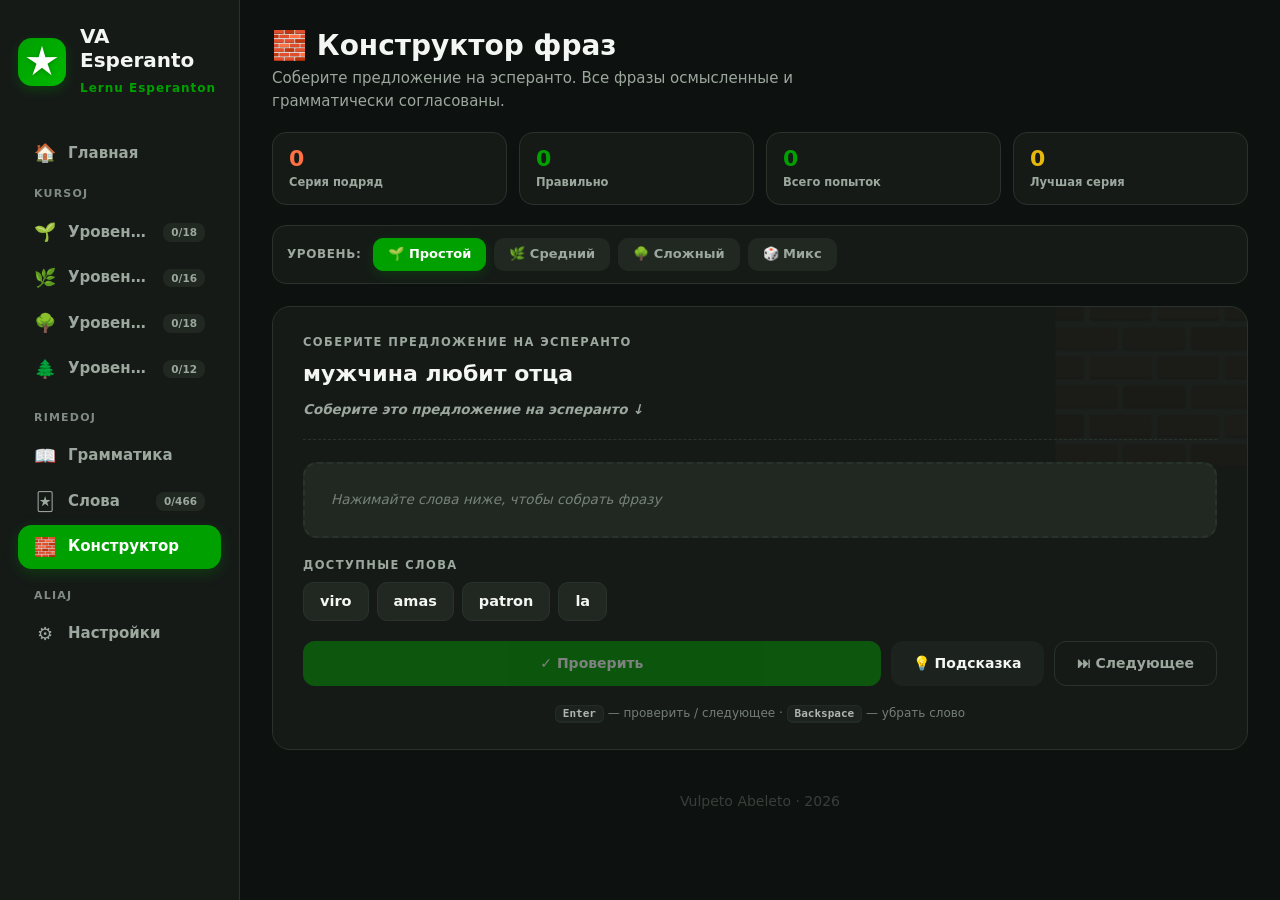
<file: phrases.html>
<!DOCTYPE html>
<html lang="ru">
<head>
<meta charset="UTF-8" />
<meta name="viewport" content="width=device-width, initial-scale=1.0" />
<meta name="description" content="VA Esperanto — конструктор фраз на эсперанто: собирайте осмысленные предложения и учитесь." />
<title>Конструктор фраз — VA Esperanto</title>
<link rel="icon" href="images/VAlogo.png" type="image/png" />

<link rel="stylesheet" href="css/main.css" />
<link rel="stylesheet" href="css/sidebar.css" />

<!-- Мгновенное применение темы (без вспышки) + fallback nav -->
<script>
(function () {
    try {
        var T = {
            dark:{'--bg':'#0D110F','--card':'#151A17','--card2':'#1C231E','--input':'#202821','--border':'#29332C','--text':'#F3F6F3','--muted':'#9CA79E','--green':'#00A000','--green-hover':'#00B800','--danger':'#D9534F'},
            light:{'--bg':'#F2F6F2','--card':'#FFFFFF','--card2':'#F7FAF7','--input':'#EEF3EE','--border':'#D9E2D9','--text':'#172019','--muted':'#68736B','--green':'#00A000','--green-hover':'#00B800','--danger':'#D9534F'},
            winter:{'--bg':'#0B1520','--card':'#132234','--card2':'#182B40','--input':'#1D344C','--border':'#274562','--text':'#EAF4FB','--muted':'#8FA8C0','--green':'#4DA6FF','--green-hover':'#6BB8FF','--danger':'#E85D75'},
            forest:{'--bg':'#0A130E','--card':'#122018','--card2':'#17291F','--input':'#1C3126','--border':'#253D2F','--text':'#E8F2E8','--muted':'#8FAF93','--green':'#2E8B57','--green-hover':'#3DA66A','--danger':'#C9645B'},
            autumn: { '--bg':'#1A1210','--card':'#241A15','--card2':'#2E211B','--input':'#342720','--border':'#42332A','--text':'#F5EDE5','--muted':'#B8A398','--green':'#D2691E','--green-hover':'#E67E22','--danger':'#C0392B' },
            cat:    { '--bg':'#14101C','--card':'#1C1826','--card2':'#231E30','--input':'#2A2338','--border':'#3A2F4A','--text':'#F0EAF5','--muted':'#9C93B0','--green':'#F5A623','--green-hover':'#FFB84D','--danger':'#E85D75' }
        };
        var r = document.documentElement;
        var k = localStorage.getItem('va_eo_theme') || 'dark';
        var t = T[k] || T.dark;
        r.setAttribute('data-theme-key', k);
        for (var i in t) if (t.hasOwnProperty(i)) r.style.setProperty(i, t[i]);
        var p = localStorage.getItem('va_eo_sidebar_pos');
        if (!p) p = window.innerWidth<=700 ? 'top' : 'left';
        if (p!=='left' && p!=='top') p='left';
        r.setAttribute('data-sidebar-pos', p);

        // Резервный таймер — если theme.js не выполнится, показать nav
        setTimeout(function () {
            if (!document.documentElement.hasAttribute('data-nav-ready')) {
                document.documentElement.setAttribute('data-nav-ready', '1');
            }
        }, 1200);
    } catch(e){}
})();
</script>

<style>
/* ═══════════════════════════════════════════════════════════
   КОНСТРУКТОР ФРАЗ — стили страницы
   ═══════════════════════════════════════════════════════════ */
.gen-page{padding-bottom:40px;}
.gen-page-header{margin-bottom:20px;}
.gen-page-header h2{font-size:28px;font-weight:700;line-height:1.25;margin-bottom:4px;}
.gen-page-header p{color:var(--muted);font-size:15px;line-height:1.5;max-width:640px;}

.gen-stats{display:grid;grid-template-columns:repeat(auto-fit,minmax(120px,1fr));gap:12px;margin-bottom:20px;}
.gen-stat{background:var(--card);border:1px solid var(--border);border-radius:14px;padding:14px 16px;transition:transform var(--transition);}
.gen-stat:hover{transform:translateY(-2px);}
.gen-stat .gs-num{font-size:22px;font-weight:900;color:var(--green);line-height:1.1;}
.gen-stat.fire .gs-num{color:#FF7043;}
.gen-stat.gold .gs-num{color:var(--gold);}
.gen-stat .gs-lbl{font-size:11.5px;color:var(--muted);margin-top:4px;font-weight:600;line-height:1.3;}

.gen-controls{display:flex;gap:8px;flex-wrap:wrap;margin-bottom:22px;padding:12px 14px;background:var(--card);border:1px solid var(--border);border-radius:14px;align-items:center;}
.gen-controls .gc-label{font-size:12px;font-weight:700;color:var(--muted);letter-spacing:.6px;text-transform:uppercase;margin-right:4px;}
.gen-chip{background:var(--input);border:1.5px solid transparent;color:var(--muted);padding:7px 14px;border-radius:10px;font-size:13px;font-weight:700;cursor:pointer;transition:all var(--transition);font-family:inherit;line-height:1.3;}
.gen-chip:hover{color:var(--text);border-color:var(--border);}
.gen-chip.active{background:var(--green);color:#fff;border-color:var(--green);box-shadow:0 4px 12px rgba(0,160,0,.2);}

.gen-card{background:var(--card);border:1px solid var(--border);border-radius:var(--radius);padding:26px 30px;margin-bottom:20px;position:relative;overflow:hidden;}
.gen-card::before{content:'🧱';position:absolute;right:-20px;top:-30px;font-size:180px;opacity:.03;pointer-events:none;line-height:1;user-select:none;}
.gen-label{font-size:11.5px;font-weight:800;color:var(--muted);letter-spacing:1.4px;text-transform:uppercase;margin-bottom:8px;position:relative;z-index:1;}
.gen-prompt{font-size:22px;font-weight:800;color:var(--text);line-height:1.4;margin-bottom:22px;position:relative;z-index:1;padding-bottom:20px;border-bottom:1px dashed var(--border);}
.gen-prompt .gen-prompt-hint{display:block;font-size:13.5px;font-weight:600;color:var(--muted);margin-top:10px;font-style:italic;}

.gen-slots{min-height:76px;background:var(--input);border:2px dashed var(--border);border-radius:14px;padding:14px 16px;display:flex;flex-wrap:wrap;gap:8px;align-items:center;margin-bottom:18px;transition:all var(--transition);position:relative;z-index:1;}
.gen-slots.has-words{border-style:solid;border-color:var(--green);background:rgba(0,160,0,.05);}
.gen-slots.correct{border-color:var(--green);background:rgba(0,160,0,.12);box-shadow:0 0 0 4px rgba(0,160,0,.15);}
.gen-slots.wrong{border-color:var(--danger);background:rgba(217,83,79,.1);animation:genShake .4s ease;}
@keyframes genShake{0%,100%{transform:translateX(0);}25%{transform:translateX(-6px);}75%{transform:translateX(6px);}}
.gen-slot-placeholder{color:var(--muted);font-size:13.5px;font-style:italic;opacity:.7;padding:6px 10px;}
.gen-word{background:var(--green);color:#fff;border:none;padding:8px 14px;border-radius:10px;font-weight:700;font-size:14.5px;cursor:pointer;transition:all var(--transition);font-family:inherit;line-height:1.3;position:relative;}
.gen-word:hover{background:var(--danger);transform:translateY(-2px);}
.gen-word::after{content:'✕';position:absolute;top:-6px;right:-6px;background:var(--danger);color:#fff;width:16px;height:16px;border-radius:50%;font-size:10px;font-weight:900;display:flex;align-items:center;justify-content:center;opacity:0;transition:opacity var(--transition);}
.gen-word:hover::after{opacity:1;}
.gen-word.hint-glow{box-shadow:0 0 0 4px rgba(0,160,0,.35);animation:genPulse 1s ease infinite;}
@keyframes genPulse{0%,100%{box-shadow:0 0 0 4px rgba(0,160,0,.35);}50%{box-shadow:0 0 0 10px rgba(0,160,0,.1);}}

.gen-pool-label{font-size:11.5px;font-weight:800;color:var(--muted);letter-spacing:1.4px;text-transform:uppercase;margin-bottom:8px;position:relative;z-index:1;}
.gen-pool{display:flex;flex-wrap:wrap;gap:8px;margin-bottom:20px;position:relative;z-index:1;}
.gen-pool-word{background:var(--input);border:1.5px solid var(--border);color:var(--text);padding:9px 16px;border-radius:10px;font-weight:700;font-size:14.5px;cursor:pointer;transition:all var(--transition);font-family:inherit;line-height:1.3;position:relative;}
.gen-pool-word:hover:not(:disabled){border-color:var(--green);color:var(--green);transform:translateY(-2px);box-shadow:0 4px 12px rgba(0,160,0,.15);}
.gen-pool-word:disabled{opacity:.25;cursor:not-allowed;pointer-events:none;}

.gen-feedback{display:none;padding:14px 18px;border-radius:12px;font-size:14.5px;font-weight:700;line-height:1.55;margin-bottom:18px;position:relative;z-index:1;}
.gen-feedback.show{display:block;animation:genFadeIn .3s ease;}
@keyframes genFadeIn{from{opacity:0;transform:translateY(-6px);}to{opacity:1;transform:translateY(0);}}
.gen-feedback.ok{background:rgba(0,160,0,.12);color:var(--green);border-left:4px solid var(--green);}
.gen-feedback.err{background:rgba(217,83,79,.12);color:var(--danger);border-left:4px solid var(--danger);}
.gen-feedback .gf-answer{display:block;margin-top:6px;font-size:16px;color:var(--text);font-weight:800;}
.gen-feedback .gf-note{display:block;margin-top:4px;font-size:12.5px;font-weight:600;opacity:.85;}

.gen-actions{display:flex;gap:10px;flex-wrap:wrap;position:relative;z-index:1;}
.gen-btn{padding:12px 22px;border-radius:12px;border:none;font-weight:800;font-size:14px;cursor:pointer;transition:all var(--transition);font-family:inherit;line-height:1.3;display:inline-flex;align-items:center;gap:8px;}
.gen-btn:disabled{opacity:.45;cursor:not-allowed;transform:none !important;}
.gen-btn-primary{background:var(--green);color:#fff;flex:1;min-width:160px;justify-content:center;}
.gen-btn-primary:hover:not(:disabled){background:var(--green-hover);transform:translateY(-2px);box-shadow:0 6px 18px rgba(0,160,0,.25);}
.gen-btn-secondary{background:var(--card2);color:var(--text);}
.gen-btn-secondary:hover:not(:disabled){background:var(--border);transform:translateY(-2px);}
.gen-btn-ghost{background:transparent;border:1.5px solid var(--border);color:var(--muted);}
.gen-btn-ghost:hover:not(:disabled){border-color:var(--green);color:var(--green);}
.gen-kbd-hint{margin-top:18px;font-size:12px;color:var(--muted);text-align:center;opacity:.7;}
.gen-kbd{background:var(--input);border:1px solid var(--border);border-bottom-width:2px;border-radius:6px;padding:1px 7px;font-family:monospace;font-size:11px;font-weight:800;color:var(--text);}

@media (max-width:700px){
    .gen-page-header h2{font-size:22px;}
    .gen-card{padding:20px 18px;}
    .gen-prompt{font-size:18px;}
    .gen-pool-word{padding:8px 13px;font-size:13.5px;}
    .gen-word{padding:7px 12px;font-size:13.5px;}
    .gen-btn{padding:11px 16px;font-size:13.5px;}
    .gen-btn-primary{min-width:0;width:100%;}
    .gen-stats{grid-template-columns:repeat(2,1fr);}
    .gen-controls{padding:10px 12px;gap:6px;}
    .gen-chip{padding:6px 11px;font-size:12px;}
}
</style>
</head>
<body>

<aside class="sidebar">
    <a class="logo" href="index.html" title="VA Esperanto — на главную">
        <div class="logo-icon">
    <svg viewBox="0 0 100 100" xmlns="http://www.w3.org/2000/svg" aria-hidden="true">
        <path d="M50 2 L60 36.25 L95.65 35.17 L66.17 55.25 L78.21 88.83 L50 67 L21.79 88.83 L33.83 55.25 L4.35 35.17 L40 36.25 Z"/>
    </svg>
</div>
        <div class="logo-text">
            <h1>VA Esperanto</h1>
            <span>Lernu Esperanton</span>
        </div>
    </a>
    <nav id="nav">
        <a class="nav-btn" href="index.html" title="Главная">
            <span class="nav-icon">🏠</span><span class="nav-label">Главная</span>
        </a>
        <div class="nav-section-label">Kursoj</div>
        <a class="nav-btn" href="courses/a1.html" title="Уровень A1">
            <span class="nav-icon">🌱</span><span class="nav-label">Уровень A1</span>
            <span class="nav-badge" id="navBadgeA1">0/18</span>
        </a>
        <a class="nav-btn" href="courses/a2.html" title="Уровень A2">
            <span class="nav-icon">🌿</span><span class="nav-label">Уровень A2</span>
            <span class="nav-badge" id="navBadgeA2">0/16</span>
        </a>
        <a class="nav-btn" href="courses/b1.html" title="Уровень B1">
            <span class="nav-icon">🌳</span><span class="nav-label">Уровень B1</span>
            <span class="nav-badge" id="navBadgeB1">0/18</span>
        </a>
        <a class="nav-btn" href="courses/b2.html" title="Уровень B2">
            <span class="nav-icon">🌲</span><span class="nav-label">Уровень B2</span>
            <span class="nav-badge" id="navBadgeB2">0/12</span>
        </a>
        <div class="nav-section-label">Rimedoj</div>
        <a class="nav-btn" href="grammar.html" title="Грамматика">
            <span class="nav-icon">📖</span><span class="nav-label">Грамматика</span>
        </a>
        <a class="nav-btn" href="flashcards.html" title="Слова">
            <span class="nav-icon">🃏</span><span class="nav-label">Слова</span>
            <span class="nav-badge" id="navBadgeWords">0/466</span>
        </a>
        <a class="nav-btn active" href="phrases.html" title="Конструктор фраз">
            <span class="nav-icon">🧱</span><span class="nav-label">Конструктор</span>
        </a>
        <div class="nav-section-label">Aliaj</div>
        <a class="nav-btn" href="index.html#settings" title="Настройки">
            <span class="nav-icon">⚙️</span><span class="nav-label">Настройки</span>
        </a>
    </nav>
</aside>

<main class="content" id="content">
    <div class="gen-page" id="genPage">

        <div class="gen-page-header">
            <h2>🧱 Конструктор фраз</h2>
            <p>Соберите предложение на эсперанто. Все фразы осмысленные и грамматически согласованы.</p>
        </div>

        <div class="gen-stats">
            <div class="gen-stat fire"><div class="gs-num" id="gsStreak">0</div><div class="gs-lbl">Серия подряд</div></div>
            <div class="gen-stat"><div class="gs-num" id="gsCorrect">0</div><div class="gs-lbl">Правильно</div></div>
            <div class="gen-stat"><div class="gs-num" id="gsTotal">0</div><div class="gs-lbl">Всего попыток</div></div>
            <div class="gen-stat gold"><div class="gs-num" id="gsBest">0</div><div class="gs-lbl">Лучшая серия</div></div>
        </div>

        <div class="gen-controls">
            <span class="gc-label">Уровень:</span>
            <button class="gen-chip active" data-level="1">🌱 Простой</button>
            <button class="gen-chip" data-level="2">🌿 Средний</button>
            <button class="gen-chip" data-level="3">🌳 Сложный</button>
            <button class="gen-chip" data-level="all">🎲 Микс</button>
        </div>

        <div class="gen-card">
            <div class="gen-label">Соберите предложение на эсперанто</div>
            <div class="gen-prompt" id="genPrompt">…</div>

            <div class="gen-slots" id="genSlots"></div>

            <div class="gen-pool-label">Доступные слова</div>
            <div class="gen-pool" id="genPool"></div>

            <div class="gen-feedback" id="genFeedback"></div>

            <div class="gen-actions">
                <button class="gen-btn gen-btn-primary" id="genCheck" disabled>✓ Проверить</button>
                <button class="gen-btn gen-btn-secondary" id="genHint">💡 Подсказка</button>
                <button class="gen-btn gen-btn-ghost" id="genNext">⏭ Следующее</button>
            </div>

            <div class="gen-kbd-hint">
                <span class="gen-kbd">Enter</span> — проверить / следующее ·
                <span class="gen-kbd">Backspace</span> — убрать слово
            </div>
        </div>

        <div class="page-footer">Vulpeto Abeleto · 2026</div>
    </div>
</main>

<!-- Общий тост -->
<div class="toast" id="toast"></div>

<!-- Модальное окно (нужно ядру) -->
<div class="modal-overlay" id="modalOverlay">
    <div class="modal">
        <div class="modal-title" id="modalTitle"></div>
        <div class="modal-body" id="modalBody"></div>
        <div class="modal-footer" id="modalFooter"></div>
    </div>
</div>

<!-- Данные курсов — чтобы core.js корректно считал бейджи -->
<script src="data/courses-a1.js"></script>
<script src="data/courses-a2.js"></script>
<script src="data/courses-b1.js"></script>
<script src="data/courses-b2.js"></script>
<!-- Данные слов — нужны для подсчёта общего количества в бейдже -->
<script src="data/words.js"></script>       <!-- на courses/*.html: "../data/words.js" -->

<!-- Данные курсов -->
<script src="data/courses-a1.js"></script>

<!-- Общие модули -->
<script src="js/ui.js"></script>
<script src="js/core.js"></script>
<script src="js/theme.js"></script>

<!-- Логика конструктора -->
<script>
(function (global) {
'use strict';

/* ═══════════════════════════════════════════════════════════
   ПОДЛЕЖАЩИЕ
   ═══════════════════════════════════════════════════════════ */
const SUBJ_SG = [
    { eo:'la knabo',    ru:'мальчик',  g:'m' },
    { eo:'la knabino',  ru:'девочка',  g:'f' },
    { eo:'la patro',    ru:'отец',     g:'m' },
    { eo:'la patrino',  ru:'мать',     g:'f' },
    { eo:'la amiko',    ru:'друг',     g:'m' },
    { eo:'la amikino',  ru:'подруга',  g:'f' },
    { eo:'la studento', ru:'студент',  g:'m' },
    { eo:'la instruisto', ru:'учитель', g:'m' },
    { eo:'la viro',     ru:'мужчина',  g:'m' },
    { eo:'la virino',   ru:'женщина',  g:'f' },
    { eo:'li',          ru:'он',       g:'m' },
    { eo:'ŝi',          ru:'она',      g:'f' }
];

const SUBJ_PL = [
    { eo:'la knaboj',    ru:'мальчики' },
    { eo:'la knabinoj',  ru:'девочки'  },
    { eo:'la amikoj',    ru:'друзья'   },
    { eo:'la studentoj', ru:'студенты' },
    { eo:'ili',          ru:'они'      }
];

/* ═══════════════════════════════════════════════════════════
   ГЛАГОЛЫ
   ═══════════════════════════════════════════════════════════ */
const VERBS = {
    'manĝi':  { ru:'есть',     pres_sg:'ест',     pres_pl:'едят',    past_m:'ел',       past_f:'ела',     past_pl:'ели'      },
    'trinki': { ru:'пить',     pres_sg:'пьёт',    pres_pl:'пьют',    past_m:'пил',      past_f:'пила',    past_pl:'пили'     },
    'legi':   { ru:'читать',   pres_sg:'читает',  pres_pl:'читают',  past_m:'читал',    past_f:'читала',  past_pl:'читали'   },
    'skribi': { ru:'писать',   pres_sg:'пишет',   pres_pl:'пишут',   past_m:'писал',    past_f:'писала',  past_pl:'писали'   },
    'vidi':   { ru:'видеть',   pres_sg:'видит',   pres_pl:'видят',   past_m:'видел',    past_f:'видела',  past_pl:'видели'   },
    'aŭdi':   { ru:'слышать',  pres_sg:'слышит',  pres_pl:'слышат',  past_m:'слышал',   past_f:'слышала', past_pl:'слышали'  },
    'ami':    { ru:'любить',   pres_sg:'любит',   pres_pl:'любят',   past_m:'любил',    past_f:'любила',  past_pl:'любили'   },
    'lerni':  { ru:'учить',    pres_sg:'учит',    pres_pl:'учат',    past_m:'учил',     past_f:'учила',   past_pl:'учили'    },
    'aĉeti':  { ru:'покупать', pres_sg:'покупает',pres_pl:'покупают',past_m:'покупал',  past_f:'покупала',past_pl:'покупали' },
    'atendi': { ru:'ждать',    pres_sg:'ждёт',    pres_pl:'ждут',    past_m:'ждал',     past_f:'ждала',   past_pl:'ждали'    }
};

/* ═══════════════════════════════════════════════════════════
   СХЕМЫ
   ═══════════════════════════════════════════════════════════ */
const SCHEMAS = [
    {
        verb: 'manĝi',
        objects: [
            { eo:'panon',    ru:'хлеб'   },
            { eo:'pomon',    ru:'яблоко' },
            { eo:'fromaĝon', ru:'сыр'    },
            { eo:'viandon',  ru:'мясо'   },
            { eo:'supon',    ru:'суп'    }
        ]
    },
    {
        verb: 'trinki',
        objects: [
            { eo:'akvon', ru:'воду'   },
            { eo:'teon',  ru:'чай'    },
            { eo:'kafon', ru:'кофе'   },
            { eo:'lakton',ru:'молоко' },
            { eo:'sukon', ru:'сок'    }
        ]
    },
    {
        verb: 'legi',
        objects: [
            { eo:'libron',  ru:'книгу'  },
            { eo:'leteron', ru:'письмо' },
            { eo:'gazeton', ru:'газету' },
            { eo:'revuon',  ru:'журнал' }
        ]
    },
    {
        verb: 'skribi',
        objects: [
            { eo:'leteron', ru:'письмо' },
            { eo:'libron',  ru:'книгу'  },
            { eo:'raporton',ru:'отчёт'  }
        ]
    },
    {
        verb: 'vidi',
        objects: [
            { eo:'knabon',   ru:'мальчика' },
            { eo:'knabinon', ru:'девочку'  },
            { eo:'hundon',   ru:'собаку'   },
            { eo:'katon',    ru:'кота'     },
            { eo:'birdon',   ru:'птицу'    },
            { eo:'domon',    ru:'дом'      },
            { eo:'sunon',    ru:'солнце'   },
            { eo:'lunon',    ru:'луну'     }
        ]
    },
    {
        verb: 'aŭdi',
        objects: [
            { eo:'muzikon', ru:'музыку' },
            { eo:'kanton',  ru:'песню'  },
            { eo:'birdon',  ru:'птицу'  },
            { eo:'voĉon',   ru:'голос'  }
        ]
    },
    {
        verb: 'ami',
        objects: [
            { eo:'patrinon', ru:'мать'     },
            { eo:'patron',   ru:'отца'     },
            { eo:'knabon',   ru:'мальчика' },
            { eo:'knabinon', ru:'девочку'  }
        ]
    },
    {
        verb: 'lerni',
        subjects: 'learners',
        objects: [
            { eo:'Esperanton', ru:'эсперанто'   },
            { eo:'la anglan',  ru:'английский'  },
            { eo:'la rusan',   ru:'русский'     },
            { eo:'la francan', ru:'французский' }
        ]
    },
    {
        verb: 'aĉeti',
        objects: [
            { eo:'panon',  ru:'хлеб'    },
            { eo:'pomon',  ru:'яблоко'  },
            { eo:'lakton', ru:'молоко'  },
            { eo:'libron', ru:'книгу'   },
            { eo:'florojn',ru:'цветы'   }
        ]
    },
    {
        verb: 'atendi',
        objects: [
            { eo:'amikon',   ru:'друга'  },
            { eo:'patron',   ru:'отца'   },
            { eo:'patrinon', ru:'мать'   },
            { eo:'hundon',   ru:'собаку' }
        ]
    }
];

const LEARNER_SUBJ_SG = [
    { eo:'la knabo',    ru:'мальчик',  g:'m' },
    { eo:'la knabino',  ru:'девочка',  g:'f' },
    { eo:'la studento', ru:'студент',  g:'m' },
    { eo:'la studentino', ru:'студентка', g:'f' },
    { eo:'la instruisto', ru:'учитель', g:'m' },
    { eo:'li',          ru:'он',       g:'m' },
    { eo:'ŝi',          ru:'она',      g:'f' }
];

const ADVERBS = [
    { eo:'rapide',  ru:'быстро'  },
    { eo:'bone',    ru:'хорошо'  },
    { eo:'ofte',    ru:'часто'   },
    { eo:'kune',    ru:'вместе'  }
];

const PLACES = [
    { eo:'en la domo',     ru:'в доме'           },
    { eo:'en la urbo',     ru:'в городе'         },
    { eo:'en la ĝardeno',  ru:'в саду'           },
    { eo:'en la lernejo',  ru:'в школе'          },
    { eo:'sur la strato',  ru:'на улице'         },
    { eo:'ĉe la fenestro', ru:'у окна'           }
];

const TIMES = [
    { eo:'hieraŭ', ru:'вчера',   tense:'past' },
    { eo:'nun',    ru:'сейчас',  tense:'pres' },
    { eo:'morgaŭ', ru:'завтра',  tense:'fut'  }
];

/* ═══════════════════════════════════════════════════════════
   УТИЛИТЫ
   ═══════════════════════════════════════════════════════════ */
function pick(a){return a[Math.floor(Math.random()*a.length)];}
function shuffle(a){const r=[...a];for(let i=r.length-1;i>0;i--){const j=Math.floor(Math.random()*(i+1));[r[i],r[j]]=[r[j],r[i]];}return r;}

function verbEo(inf, tense){
    const stem = inf.slice(0,-1);
    if (tense === 'past') return stem + 'is';
    if (tense === 'fut')  return stem + 'os';
    return stem + 'as';
}

function verbRu(inf, tense, isPlural, gender){
    const v = VERBS[inf];
    if (!v) return '?';
    if (tense === 'past'){
        if (isPlural) return v.past_pl;
        return gender === 'f' ? v.past_f : v.past_m;
    }
    if (tense === 'fut'){
        return (isPlural ? 'будут ' : 'будет ') + v.ru;
    }
    return isPlural ? v.pres_pl : v.pres_sg;
}

function generateSentence(level){
    const schema = pick(SCHEMAS);
    const isPlural = Math.random() < 0.22;

    let subjPool;
    if (schema.subjects === 'learners'){
        subjPool = isPlural ? SUBJ_PL : LEARNER_SUBJ_SG;
    } else {
        subjPool = isPlural ? SUBJ_PL : SUBJ_SG;
    }
    const subj = pick(subjPool);
    const gender = subj.g || 'm';

    const obj = pick(schema.objects);

    let time = null, tense = 'pres';
    if (level !== 1 && Math.random() < 0.35){
        time = pick(TIMES);
        tense = time.tense;
    }

    let adv = null;
    if (level === 3 && Math.random() < 0.25){
        adv = pick(ADVERBS);
    }

    let place = null;
    if (level === 3 && Math.random() < 0.3){
        place = pick(PLACES);
    }

    const eoParts = [];
    if (time)  eoParts.push(...time.eo.split(' '));
    eoParts.push(...subj.eo.split(' '));
    eoParts.push(verbEo(schema.verb, tense));
    eoParts.push(obj.eo);
    if (adv)   eoParts.push(adv.eo);
    if (place) eoParts.push(...place.eo.split(' '));

    const ruParts = [];
    if (time)  ruParts.push(time.ru);
    ruParts.push(subj.ru);
    ruParts.push(verbRu(schema.verb, tense, isPlural, gender));
    ruParts.push(obj.ru);
    if (adv)   ruParts.push(adv.ru);
    if (place) ruParts.push(place.ru);

    return {
        eoCorrect: eoParts,
        eoPool: shuffle(eoParts),
        ru: ruParts.join(' ')
    };
}

/* ═══════════════════════════════════════════════════════════
   СОСТОЯНИЕ
   ═══════════════════════════════════════════════════════════ */
const STORAGE_KEY = 'va_eo_phrase_v3';
let state = {
    level: 1,
    current: null,
    built: [],
    usedPoolIdx: new Set(),
    checked: false,
    streak: 0, correct: 0, total: 0, best: 0
};
let autoNextTimer = null;

function loadState(){
    try{
        const raw = localStorage.getItem(STORAGE_KEY);
        if (!raw) return;
        const p = JSON.parse(raw);
        state.streak  = p.streak  || 0;
        state.correct = p.correct || 0;
        state.total   = p.total   || 0;
        state.best    = p.best    || 0;
        state.level   = p.level   || 1;
    }catch(e){}
}
function saveState(){
    try{
        localStorage.setItem(STORAGE_KEY, JSON.stringify({
            streak: state.streak, correct: state.correct,
            total: state.total, best: state.best, level: state.level
        }));
    }catch(e){}
}

/* ═══════════════════════════════════════════════════════════
   DOM
   ═══════════════════════════════════════════════════════════ */
const $prompt    = document.getElementById('genPrompt');
const $slots     = document.getElementById('genSlots');
const $pool      = document.getElementById('genPool');
const $feedback  = document.getElementById('genFeedback');
const $check     = document.getElementById('genCheck');
const $hint      = document.getElementById('genHint');
const $next      = document.getElementById('genNext');
const $gsStreak  = document.getElementById('gsStreak');
const $gsCorrect = document.getElementById('gsCorrect');
const $gsTotal   = document.getElementById('gsTotal');
const $gsBest    = document.getElementById('gsBest');

function renderStats(){
    $gsStreak.textContent  = state.streak;
    $gsCorrect.textContent = state.correct;
    $gsTotal.textContent   = state.total;
    $gsBest.textContent    = state.best;
}

function renderPrompt(){
    if (!state.current) return;
    $prompt.innerHTML = state.current.ru +
        '<span class="gen-prompt-hint">Соберите это предложение на эсперанто ↓</span>';
}

function renderSlots(){
    if (state.built.length === 0){
        $slots.classList.remove('has-words','correct','wrong');
        $slots.innerHTML = '<span class="gen-slot-placeholder">Нажимайте слова ниже, чтобы собрать фразу</span>';
        return;
    }
    $slots.classList.add('has-words');
    $slots.innerHTML = state.built.map((w,i)=>
        '<button type="button" class="gen-word" data-slot-idx="'+i+'">'+w+'</button>'
    ).join('');
    $slots.querySelectorAll('.gen-word').forEach(b=>
        b.addEventListener('click', ()=>removeFromSlot(+b.dataset.slotIdx)));
}

function renderPool(){
    if (!state.current) return;
    $pool.innerHTML = state.current.eoPool.map((w,i)=>
        '<button type="button" class="gen-pool-word" data-pool-idx="'+i+'">'+w+'</button>'
    ).join('');
    $pool.querySelectorAll('.gen-pool-word').forEach(b=>{
        const idx = +b.dataset.poolIdx;
        if (state.usedPoolIdx.has(idx)) b.disabled = true;
        b.addEventListener('click', ()=>addToSlot(idx));
    });
    updateCheckBtn();
}

function updateCheckBtn(){
    const ok = state.current && state.built.length === state.current.eoCorrect.length;
    $check.disabled = !ok || state.checked;
}

function clearFeedback(){
    $feedback.classList.remove('show','ok','err');
    $feedback.innerHTML = '';
}

/* ═══════════════════════════════════════════════════════════
   ВЗАИМОДЕЙСТВИЕ
   ═══════════════════════════════════════════════════════════ */
function addToSlot(poolIdx){
    if (state.checked || state.usedPoolIdx.has(poolIdx)) return;
    const w = state.current.eoPool[poolIdx];
    state.usedPoolIdx.add(poolIdx);
    state.built.push(w);
    renderSlots(); renderPool();
}

function removeFromSlot(slotIdx){
    if (state.checked) return;
    const w = state.built[slotIdx];
    state.built.splice(slotIdx, 1);
    for (let i = 0; i < state.current.eoPool.length; i++){
        if (state.current.eoPool[i] === w && state.usedPoolIdx.has(i)){
            state.usedPoolIdx.delete(i); break;
        }
    }
    renderSlots(); renderPool();
}

function check(){
    if (state.checked) return;
    if (state.built.length !== state.current.eoCorrect.length) return;

    const ok = state.built.join(' ') === state.current.eoCorrect.join(' ');
    state.checked = true;
    state.total++;

    $slots.classList.remove('has-words');
    $slots.classList.add(ok ? 'correct' : 'wrong');

    if (ok){
        state.streak++;
        state.correct++;
        if (state.streak > state.best) state.best = state.streak;
        $feedback.className = 'gen-feedback show ok';
        $feedback.innerHTML = '✓ Правильно! <span class="gf-note">+1 к серии ('+state.streak+')</span>';
        renderStats(); saveState(); updateCheckBtn();
        clearTimeout(autoNextTimer);
        autoNextTimer = setTimeout(nextSentence, 1000);
    } else {
        state.streak = 0;
        $feedback.className = 'gen-feedback show err';
        $feedback.innerHTML = '✕ Не совсем. Правильно:' +
            '<span class="gf-answer">'+state.current.eoCorrect.join(' ')+'</span>';
        renderStats(); saveState(); updateCheckBtn();
    }
}

function hint(){
    if (state.checked || !state.current) return;
    const correct = state.current.eoCorrect;
    const built = state.built;
    let idx = 0;
    for (let i = 0; i < correct.length; i++){
        if (i >= built.length || built[i] !== correct[i]){ idx = i; break; }
        if (i === correct.length - 1) idx = correct.length;
    }
    if (idx >= correct.length) return;
    const target = correct[idx];

    const btns = $pool.querySelectorAll('.gen-pool-word');
    let found = false;
    btns.forEach(b=>{
        if (found) return;
        if (b.textContent === target && !b.disabled){
            b.classList.add('hint-glow');
            setTimeout(()=>b.classList.remove('hint-glow'), 1500);
            found = true;
        }
    });
    if (found && global.VAToast) global.VAToast.show('Следующее слово: «'+target+'»');
    else if (global.VAToast) global.VAToast.show('Проверьте уже поставленные слова');
}

function nextSentence(){
    clearTimeout(autoNextTimer);
    state.current = generateSentence(state.level);
    state.built = [];
    state.usedPoolIdx = new Set();
    state.checked = false;
    clearFeedback();
    renderPrompt(); renderSlots(); renderPool();
}

$check.addEventListener('click', check);
$hint.addEventListener('click', hint);
$next.addEventListener('click', nextSentence);

document.querySelectorAll('.gen-chip').forEach(c=>{
    c.addEventListener('click', ()=>{
        document.querySelectorAll('.gen-chip').forEach(x=>x.classList.remove('active'));
        c.classList.add('active');
        const v = c.dataset.level;
        state.level = v === 'all' ? 'all' : +v;
        saveState();
        nextSentence();
    });
});

document.addEventListener('keydown', e=>{
    if (e.target.tagName === 'INPUT' || e.target.tagName === 'TEXTAREA') return;
    if (e.key === 'Enter'){
        e.preventDefault();
        if (state.checked) nextSentence();
        else if (state.current && state.built.length === state.current.eoCorrect.length) check();
    } else if (e.key === 'Backspace'){
        if (!state.checked && state.built.length > 0){
            e.preventDefault();
            removeFromSlot(state.built.length - 1);
        }
    }
});

function startGen(){
    loadState();
    renderStats();
    document.querySelectorAll('.gen-chip').forEach(c=>{
        const v = c.dataset.level;
        const cmp = v === 'all' ? 'all' : +v;
        c.classList.toggle('active', cmp === state.level);
    });
    nextSentence();
}

// Экспорт в window 
window.VAPhrases = { start: startGen };

})(window);

/* ═══════════════════════════════════════════════════════════
   ЗАПУСК
   ═══════════════════════════════════════════════════════════ */
document.addEventListener('DOMContentLoaded', function () {
    VACore.init();
    VATheme.init();
    window.VAPhrases.start();
    VACore.updateNavBadges();   // ← ДОБАВЛЕНО: обновляет все 4 бейджа курсов
    if (window.VATheme) VATheme.animatePageIn(document.getElementById('genPage'));
});
</script>
</body>
</html>
</file>
<file: css/main.css>
/* ============================================================
   VA ESPERANTO — MAIN CSS
   Переменные, темы, базовые компоненты
   Экосистема Vulpeto Abeleto · 2026
   ============================================================ */

/* ─── ПЕРЕМЕННЫЕ (тёмная тема по умолчанию) ─── */
:root {
    --bg: #0D110F;
    --card: #151A17;
    --card2: #1C231E;
    --input: #202821;
    --border: #29332C;
    --text: #F3F6F3;
    --muted: #9CA79E;
    --green: #00A000;
    --green-hover: #00B800;
    --danger: #D9534F;
    --gold: #E5B80B;
    --blue: #4A90E2;
    --orange: #FF7043;
    --purple: #9C27B0;
    --radius: 18px;
    --radius-sm: 12px;
    --transition: 0.3s ease;
}

/* ─── СБРОС ─── */
* {
    margin: 0;
    padding: 0;
    box-sizing: border-box;
    font-family: 'Segoe UI', system-ui, -apple-system, sans-serif;
}

html { scroll-behavior: smooth; }

body {
    background: var(--bg);
    color: var(--text);
    min-height: 100vh;
    display: flex;
    transition: background var(--transition), color var(--transition);
    line-height: 1.6;
    -webkit-font-smoothing: antialiased;
    -moz-osx-font-smoothing: grayscale;
}

a { color: inherit; text-decoration: none; }
button { font-family: inherit; }

/* ─── CONTENT ─── */
.content {
    flex: 1;
    padding: 28px 32px 32px;
    overflow-y: auto;
    height: 100vh;
    transition: background var(--transition), color var(--transition);
    scrollbar-width: thin;
    scrollbar-color: var(--border) transparent;
    min-width: 0;
}
.content::-webkit-scrollbar { width: 8px; }
.content::-webkit-scrollbar-track { background: transparent; }
.content::-webkit-scrollbar-thumb {
    background: var(--border);
    border-radius: 4px;
}
.content::-webkit-scrollbar-thumb:hover { background: var(--muted); }

/* ─── PAGE ─── */
.page { display: none; animation: fadeSlide 0.4s ease; }
.page.active { display: block; }

@keyframes fadeSlide {
    from { opacity: 0; transform: translateY(16px); }
    to   { opacity: 1; transform: translateY(0); }
}

/* ─── Универсальный класс для перезапуска анимации выезда ─── */
.fade-slide-in {
    animation: fadeSlide 0.4s ease;
}

.page-header { margin-bottom: 24px; }
.page-header h2 { font-size: 28px; font-weight: 700; line-height: 1.25; }
.page-header p {
    color: var(--muted);
    font-size: 15px;
    margin-top: 4px;
    line-height: 1.5;
}

.section-title {
    font-size: 16px;
    font-weight: 700;
    margin: 26px 0 12px;
    display: flex;
    align-items: center;
    gap: 10px;
}
.section-title::before {
    content: '';
    width: 4px;
    height: 18px;
    background: var(--green);
    border-radius: 2px;
    flex-shrink: 0;
}

.page-footer {
    text-align: center;
    font-size: 14px;
    color: var(--muted);
    opacity: 0.3;
    margin-top: 40px;
    user-select: none;
    padding-bottom: 16px;
}

/* ─── КНОПКИ ─── */
.btn {
    background: var(--green);
    color: #fff;
    border: none;
    padding: 11px 22px;
    border-radius: 13px;
    font-weight: 700;
    font-size: 14px;
    cursor: pointer;
    transition: all var(--transition);
    display: inline-flex;
    align-items: center;
    justify-content: center;
    gap: 8px;
    white-space: nowrap;
    font-family: inherit;
    line-height: 1.2;
    text-align: center;
}
.btn:hover:not(:disabled) {
    background: var(--green-hover);
    transform: scale(1.02);
}
.btn:disabled {
    opacity: 0.5;
    cursor: not-allowed;
    transform: none;
}

.btn-secondary {
    background: var(--card2);
    color: var(--text);
}
.btn-secondary:hover:not(:disabled) { background: var(--border); }

.btn-danger { background: var(--danger); }
.btn-danger:hover:not(:disabled) { filter: brightness(1.1); }

.btn-ghost {
    background: transparent;
    border: 1.5px solid var(--border);
    color: var(--text);
}
.btn-ghost:hover:not(:disabled) {
    border-color: var(--green);
    background: var(--card2);
}

.btn-icon {
    background: var(--card2);
    border: none;
    color: var(--text);
    width: 34px;
    height: 34px;
    border-radius: 10px;
    cursor: pointer;
    font-size: 15px;
    display: inline-flex;
    align-items: center;
    justify-content: center;
    transition: all var(--transition);
    flex-shrink: 0;
    font-family: inherit;
}
.btn-icon:hover { background: var(--border); }

.actions-bar {
    display: flex;
    gap: 10px;
    flex-wrap: wrap;
    margin-bottom: 20px;
}

/* ─── КАРТОЧКИ ─── */
.card {
    background: var(--card);
    border: 1px solid var(--border);
    border-radius: var(--radius);
    padding: 20px 24px;
    margin-bottom: 20px;
    transition: background var(--transition), border var(--transition);
}
.card-title {
    font-size: 18px;
    font-weight: 700;
    margin-bottom: 8px;
    line-height: 1.3;
}
.card-sub {
    color: var(--muted);
    font-size: 13px;
    margin-bottom: 16px;
    line-height: 1.5;
}

/* ─── ПОЛЯ ФОРМ ─── */
.field-group {
    display: flex;
    flex-direction: column;
    gap: 6px;
    margin-bottom: 14px;
}
.field-group label {
    font-weight: 600;
    font-size: 13px;
    color: var(--muted);
}
.field-group input[type="text"],
.field-group input[type="email"],
.field-group textarea,
.field-group select {
    background: var(--input);
    border: 1px solid var(--border);
    border-radius: var(--radius-sm);
    padding: 10px 14px;
    color: var(--text);
    font-size: 14px;
    transition: border var(--transition), background var(--transition);
    outline: none;
    width: 100%;
    font-family: inherit;
}
.field-group input:focus,
.field-group textarea:focus,
.field-group select:focus {
    border-color: var(--green);
}
.field-group textarea {
    resize: vertical;
    min-height: 90px;
    line-height: 1.6;
}

/* ─── МОДАЛЬНОЕ ОКНО ─── */
.modal-overlay {
    position: fixed;
    inset: 0;
    background: rgba(0, 0, 0, 0.6);
    backdrop-filter: blur(4px);
    -webkit-backdrop-filter: blur(4px);
    display: none;
    align-items: center;
    justify-content: center;
    z-index: 1000;
    padding: 20px;
    animation: fadeIn 0.2s ease;
}
.modal-overlay.open { display: flex; }

@keyframes fadeIn { from { opacity: 0; } to { opacity: 1; } }

.modal {
    background: var(--card);
    border: 1px solid var(--border);
    border-radius: var(--radius);
    padding: 24px;
    max-width: 460px;
    width: 100%;
    max-height: 90vh;
    overflow-y: auto;
    animation: modalIn 0.25s ease;
    scrollbar-width: none;
}
.modal::-webkit-scrollbar { display: none; }

@keyframes modalIn {
    from { opacity: 0; transform: scale(0.95) translateY(10px); }
    to   { opacity: 1; transform: scale(1) translateY(0); }
}

.modal-title { font-size: 20px; font-weight: 700; margin-bottom: 16px; line-height: 1.3; }
.modal-body { margin-bottom: 20px; line-height: 1.6; }
.modal-footer {
    display: flex;
    justify-content: flex-end;
    gap: 10px;
    flex-wrap: wrap;
}

/* ─── ТОСТ ─── */
.toast {
    position: fixed;
    bottom: 24px;
    left: 50%;
    transform: translateX(-50%) translateY(80px);
    background: var(--card);
    border: 1px solid var(--border);
    color: var(--text);
    padding: 12px 22px;
    border-radius: 14px;
    font-weight: 600;
    font-size: 14px;
    box-shadow: 0 12px 32px rgba(0, 0, 0, 0.35);
    opacity: 0;
    transition: all 0.35s cubic-bezier(0.34, 1.56, 0.64, 1);
    z-index: 2000;
    pointer-events: none;
    max-width: 90vw;
    text-align: center;
}
.toast.show {
    transform: translateX(-50%) translateY(0);
    opacity: 1;
}
.toast.success { border-color: var(--green); }
.toast.success::before {
    content: '✓  ';
    color: var(--green);
    font-weight: 900;
}
.toast.error { border-color: var(--danger); }
.toast.error::before {
    content: '⚠  ';
    color: var(--danger);
    font-weight: 900;
}

/* ─── СТАТИСТИКА (для настроек) ─── */
.stats-grid {
    display: grid;
    grid-template-columns: repeat(auto-fit, minmax(110px, 1fr));
    gap: 10px;
}
.stat-box {
    background: var(--input);
    border-radius: var(--radius-sm);
    padding: 12px 8px;
    text-align: center;
    border: 1px solid var(--border);
}
.stat-box .stat-num {
    font-size: 22px;
    font-weight: 900;
    color: var(--green);
    line-height: 1.1;
}
.stat-box .stat-lbl {
    font-size: 10.5px;
    color: var(--muted);
    margin-top: 4px;
    line-height: 1.2;
    font-weight: 600;
}

/* ─── ВЫБОР ТЕМЫ ─── */
.theme-picker {
    display: grid;
    grid-template-columns: repeat(auto-fill, minmax(120px, 1fr));
    gap: 12px;
}
.theme-option {
    background: var(--input);
    border: 2px solid var(--border);
    border-radius: 14px;
    padding: 12px 10px;
    cursor: pointer;
    transition: all var(--transition);
    text-align: center;
    user-select: none;
}
.theme-option:hover {
    border-color: var(--muted);
    transform: translateY(-2px);
}
.theme-option.active {
    border-color: var(--green);
    box-shadow: 0 0 0 3px rgba(0, 160, 0, 0.18);
}
.theme-option .theme-emoji {
    font-size: 26px;
    margin-bottom: 6px;
    line-height: 1;
}
.theme-option .theme-name {
    font-size: 13px;
    font-weight: 700;
    margin-bottom: 8px;
}
.theme-option .theme-preview {
    display: flex;
    gap: 3px;
    height: 24px;
    border-radius: 7px;
    overflow: hidden;
    padding: 3px;
    border: 1px solid var(--border);
}
.theme-option .theme-preview span {
    flex: 1;
    border-radius: 4px;
}

/* ─── SIDEBAR POSITION PICKER ─── */
.sidebar-pos-picker {
    display: grid;
    grid-template-columns: repeat(2, 1fr);
    gap: 12px;
    max-width: 340px;
}
.sidebar-pos-option {
    background: var(--input);
    border: 2px solid var(--border);
    border-radius: 14px;
    padding: 16px 12px;
    cursor: pointer;
    transition: all var(--transition);
    text-align: center;
    user-select: none;
}
.sidebar-pos-option:hover {
    border-color: var(--muted);
    transform: translateY(-2px);
}
.sidebar-pos-option.active {
    border-color: var(--green);
    box-shadow: 0 0 0 3px rgba(0, 160, 0, 0.18);
}
.sidebar-pos-option .pos-icon {
    font-size: 26px;
    margin-bottom: 6px;
    color: var(--green);
    font-weight: 900;
    line-height: 1;
}
.sidebar-pos-option .pos-name {
    font-size: 13px;
    font-weight: 700;
}

/* ─── ПРОГРЕСС-ЛИНИЯ УРОВНЯ ─── */
.level-progress-line {
    display: flex;
    align-items: center;
    gap: 14px;
    margin-bottom: 22px;
}
.level-progress-bar {
    flex: 1;
    height: 10px;
    background: var(--input);
    border-radius: 5px;
    overflow: hidden;
    border: 1px solid var(--border);
}
.level-progress-fill {
    height: 100%;
    background: linear-gradient(90deg, var(--green) 0%, var(--green-hover) 100%);
    border-radius: 5px;
    transition: width 0.6s cubic-bezier(0.34, 1.56, 0.64, 1);
}
.level-progress-text {
    font-size: 13px;
    font-weight: 700;
    color: var(--muted);
    flex-shrink: 0;
}

/* ─── RESPONSIVE ─── */
@media (max-width: 700px) {
    .content { padding: 16px; }
    .page-header h2 { font-size: 22px; }
    .page-header p { font-size: 14px; }
    .card { padding: 16px 18px; }
    .theme-picker { grid-template-columns: repeat(2, 1fr); }
    .sidebar-pos-picker { max-width: 100%; }
    .stats-grid { grid-template-columns: repeat(2, 1fr); }
}

/* ─── SIDEBAR POSITION = TOP ─── */
html[data-sidebar-pos="top"] body {
    flex-direction: column;
    height: 100vh;
    overflow: hidden;
}
html[data-sidebar-pos="top"] .content {
    flex: 1;
    height: auto;
    max-height: none;
    min-height: 0;
    overflow-y: auto;
    padding: 24px 32px 32px;
}
@media (max-width: 700px) {
    html[data-sidebar-pos="top"] .content { padding: 16px; }
}
</file>
<file: css/sidebar.css>
/* ============================================================
   VA ESPERANTO — SIDEBAR
   Навигационная панель + выпадающее меню для верхнего режима
   Экосистема Vulpeto Abeleto · 2026
   ============================================================ */

/* ═══════════════════════════════════════════════════════════
   ANTI-FOUC — прячем #nav в верхнем режиме,
   пока JS не перестроит её в dropdown.
   Флаг data-nav-ready ставит theme.js.
   ═══════════════════════════════════════════════════════════ */
html[data-sidebar-pos="top"]:not([data-nav-ready="1"]) #nav {
    visibility: hidden;
}

.sidebar {
    width: 240px;
    background: var(--card);
    padding: 24px 18px;
    display: flex;
    flex-direction: column;
    border-right: 1px solid var(--border);
    transition: background var(--transition), border var(--transition);
    flex-shrink: 0;
    height: 100vh;
    position: sticky;
    top: 0;
    overflow-y: auto;
    scrollbar-width: none;
}
.sidebar::-webkit-scrollbar { display: none; }

/* ─── ЛОГОТИП ─── */
.logo {
    display: flex;
    align-items: center;
    gap: 14px;
    margin-bottom: 32px;
    color: inherit;
    transition: opacity var(--transition);
}
.logo:hover { opacity: 0.85; }

.logo-icon {
    width: 48px;
    height: 48px;
    background: linear-gradient(135deg, var(--green) 0%, var(--green-hover) 100%);
    border-radius: 14px;
    display: flex;
    align-items: center;
    justify-content: center;
    flex-shrink: 0;
    box-shadow: 0 4px 12px rgba(0, 160, 0, 0.25);
}
.logo-icon svg {
    width: 34px;
    height: 34px;
    fill: #fff;
    filter: drop-shadow(0 1px 2px rgba(0, 0, 0, 0.25));
}
.logo-text h1 {
    font-size: 20px;
    font-weight: 700;
    line-height: 1.2;
    margin-bottom: 2px;
}
.logo-text span {
    font-size: 12px;
    color: var(--green);
    letter-spacing: 1px;
    font-weight: 700;
}

/* ─── НАВИГАЦИЯ ─── */
#nav {
    display: flex;
    flex-direction: column;
    gap: 2px;
}

.nav-btn {
    display: flex;
    align-items: center;
    gap: 12px;
    padding: 12px 16px;
    border-radius: 14px;
    border: none;
    background: transparent;
    color: var(--muted);
    font-size: 15px;
    font-weight: 600;
    cursor: pointer;
    transition: all var(--transition);
    width: 100%;
    margin-bottom: 0;
    text-align: left;
    font-family: inherit;
    line-height: 1.3;
    position: relative;
    text-decoration: none;
}
.nav-btn:hover {
    background: var(--card2);
    color: var(--text);
}
.nav-btn.active {
    background: var(--green);
    color: #fff;
    box-shadow: 0 4px 14px rgba(0, 160, 0, 0.25);
}
.nav-btn.active:hover { background: var(--green-hover); }

.nav-btn .nav-icon {
    font-size: 18px;
    width: 22px;
    display: inline-flex;
    align-items: center;
    justify-content: center;
    flex-shrink: 0;
    line-height: 1;
}
.nav-btn .nav-label {
    flex: 1;
    min-width: 0;
    overflow: hidden;
    text-overflow: ellipsis;
    white-space: nowrap;
}
.nav-btn .nav-badge {
    margin-left: auto;
    background: var(--input);
    color: var(--muted);
    font-size: 10.5px;
    font-weight: 800;
    padding: 3px 8px;
    border-radius: 8px;
    flex-shrink: 0;
    line-height: 1.2;
}
.nav-btn.active .nav-badge {
    background: rgba(255, 255, 255, 0.22);
    color: #fff;
}

.nav-section-label {
    font-size: 11px;
    color: var(--muted);
    font-weight: 700;
    letter-spacing: 1.2px;
    text-transform: uppercase;
    padding: 16px 16px 6px;
    opacity: 0.8;
}
.nav-section-label:first-of-type { padding-top: 8px; }

/* ─── КОНТЕЙНЕР ДЛЯ ВЫПАДАЮЩЕГО МЕНЮ (в левом режиме — обычный список) ─── */
.nav-more {
    display: flex;
    flex-direction: column;
    gap: 2px;
}
.nav-dropdown-toggle {
    display: none;  /* показывается только в верхнем режиме */
}

/* ─── МОБИЛЬНАЯ ВЕРСИЯ (sidebar слева, сжатый) ─── */
@media (max-width: 700px) {
    .sidebar {
        width: 68px;
        padding: 16px 8px;
        align-items: center;
    }
    .logo {
        justify-content: center;
        margin-bottom: 20px;
        gap: 0;
    }
    .logo-icon {
        width: 42px;
        height: 42px;
        border-radius: 12px;
        font-size: 16px;
    }
    .logo-text { display: none; }

    .nav-btn {
        width: 44px;
        height: 44px;
        padding: 0;
        border-radius: 12px;
        justify-content: center;
        gap: 0;
        margin-bottom: 6px;
        aspect-ratio: 1 / 1;
    }
    .nav-btn .nav-icon { font-size: 20px; width: auto; }
    .nav-btn .nav-label,
    .nav-btn .nav-badge { display: none; }

    .nav-section-label { display: none; }
}

/* ═══════════════════════════════════════════════════════════
   SIDEBAR СВЕРХУ
   ═══════════════════════════════════════════════════════════ */
html[data-sidebar-pos="top"] .sidebar {
    width: 100%;
    height: auto;
    min-height: 0;
    position: relative;
    flex-direction: row;
    align-items: center;
    gap: 16px;
    padding: 12px 18px;
    border-right: none;
    border-bottom: 1px solid var(--border);
    z-index: 50;
    overflow: visible;
}

html[data-sidebar-pos="top"] .logo {
    margin-bottom: 0;
    flex-shrink: 0;
    gap: 10px;
}

html[data-sidebar-pos="top"] #nav {
    display: flex;
    flex-direction: row;
    gap: 6px;
    flex: 1;
    min-width: 0;
    align-items: center;
}

html[data-sidebar-pos="top"] .nav-btn {
    margin-bottom: 0;
    width: auto;
    flex-shrink: 0;
    padding: 10px 16px;
    border-radius: 12px;
    aspect-ratio: auto;
    height: auto;
}
html[data-sidebar-pos="top"] .nav-section-label { display: none; }

/* ─── КНОПКА-БУРГЕР — СПРАВА ─── */
html[data-sidebar-pos="top"] .nav-dropdown-toggle {
    display: inline-flex;
    align-items: center;
    gap: 8px;
    padding: 10px 16px;
    border-radius: 12px;
    background: var(--input);
    border: 1px solid var(--border);
    color: var(--muted);
    font-size: 14px;
    font-weight: 700;
    cursor: pointer;
    font-family: inherit;
    transition: all var(--transition);
    flex-shrink: 0;
    line-height: 1.3;
    margin-left: auto;
    width: auto;
}
html[data-sidebar-pos="top"] .nav-dropdown-toggle:hover {
    background: var(--card2);
    border-color: var(--green);
    color: var(--green);
}
html[data-sidebar-pos="top"] .nav-dropdown-toggle.open {
    background: var(--green);
    border-color: var(--green);
    color: #fff;
}
html[data-sidebar-pos="top"] .nav-dropdown-toggle .nav-label {
    display: inline;
}
html[data-sidebar-pos="top"] .nav-dropdown-toggle .nav-icon {
    font-size: 16px;
    width: auto;
}

/* ─── ВЫПАДАЮЩЕЕ МЕНЮ ─── */
html[data-sidebar-pos="top"] .nav-more {
    display: none;
    position: absolute;
    top: calc(100% + 6px);
    right: 18px;
    flex-direction: column;
    gap: 2px;
    background: var(--card);
    border: 1px solid var(--border);
    border-radius: 14px;
    padding: 8px;
    min-width: 240px;
    max-height: calc(100vh - 100px);
    overflow-y: auto;
    box-shadow: 0 16px 40px rgba(0, 0, 0, 0.5);
    z-index: 200;
    animation: navDropdownIn 0.2s ease;
    scrollbar-width: thin;
    scrollbar-color: var(--border) transparent;
}
html[data-sidebar-pos="top"] .nav-more.open {
    display: flex;
}
html[data-sidebar-pos="top"] .nav-more::-webkit-scrollbar { width: 6px; }
html[data-sidebar-pos="top"] .nav-more::-webkit-scrollbar-thumb {
    background: var(--border);
    border-radius: 3px;
}

@keyframes navDropdownIn {
    from { opacity: 0; transform: translateY(-8px); }
    to   { opacity: 1; transform: translateY(0); }
}

html[data-sidebar-pos="top"] .nav-more .nav-section-label {
    display: block;
    padding: 12px 14px 4px;
    font-size: 10.5px;
}
html[data-sidebar-pos="top"] .nav-more .nav-section-label:first-of-type { padding-top: 4px; }

html[data-sidebar-pos="top"] .nav-more .nav-btn {
    width: 100%;
    padding: 10px 14px;
    border-radius: 10px;
    background: transparent;
    border: none;
    color: var(--muted);
    text-align: left;
    justify-content: flex-start;
    margin-bottom: 0;
    margin-left: 0;
    aspect-ratio: auto;
    height: auto;
    box-shadow: none;
}
html[data-sidebar-pos="top"] .nav-more .nav-btn:hover {
    background: var(--card2);
    color: var(--text);
}
html[data-sidebar-pos="top"] .nav-more .nav-btn.active {
    background: var(--green);
    color: #fff;
}
html[data-sidebar-pos="top"] .nav-more .nav-btn .nav-label { display: inline; }
html[data-sidebar-pos="top"] .nav-more .nav-btn .nav-icon {
    font-size: 16px;
    width: 22px;
    margin-right: 4px;
}
html[data-sidebar-pos="top"] .nav-more .nav-btn .nav-badge {
    display: inline-flex;
    margin-left: auto;
}

/* ─── МОБИЛЬНАЯ ВЕРСИЯ (top) ─── */
@media (max-width: 700px) {
    html[data-sidebar-pos="top"] .sidebar {
        padding: 10px 12px;
        gap: 10px;
    }
    html[data-sidebar-pos="top"] .logo { gap: 0; }
    html[data-sidebar-pos="top"] .logo-icon {
        width: 38px;
        height: 38px;
        border-radius: 10px;
        font-size: 14px;
    }
    html[data-sidebar-pos="top"] .nav-btn {
        width: 40px;
        height: 40px;
        padding: 0;
        justify-content: center;
        gap: 0;
        margin-bottom: 0;
    }
    html[data-sidebar-pos="top"] .nav-btn .nav-icon {
        font-size: 18px;
        width: auto;
    }
    html[data-sidebar-pos="top"] .nav-btn .nav-label,
    html[data-sidebar-pos="top"] .nav-btn .nav-badge { display: none; }

    html[data-sidebar-pos="top"] .nav-dropdown-toggle {
        width: 40px;
        height: 40px;
        padding: 0;
        justify-content: center;
        gap: 0;
    }
    html[data-sidebar-pos="top"] .nav-dropdown-toggle .nav-label { display: none; }
    html[data-sidebar-pos="top"] .nav-dropdown-toggle .nav-icon {
        font-size: 20px;
        width: auto;
    }

    html[data-sidebar-pos="top"] .nav-more {
        left: 12px;
        right: 12px;
        min-width: 0;
    }
    html[data-sidebar-pos="top"] .nav-more .nav-btn {
        width: 100%;
        height: auto;
        padding: 10px 14px;
        justify-content: flex-start;
        border-radius: 10px;
    }
    html[data-sidebar-pos="top"] .nav-more .nav-btn .nav-icon {
        font-size: 16px;
        width: 22px;
    }
    html[data-sidebar-pos="top"] .nav-more .nav-btn .nav-label,
    html[data-sidebar-pos="top"] .nav-more .nav-btn .nav-badge {
        display: inline;
    }
    html[data-sidebar-pos="top"] .nav-more .nav-btn .nav-badge {
        display: inline-flex;
    }
}
</file>
<file: css/home.css>
/* ============================================================
   VA ESPERANTO — HOME
   Главная страница: hero, уровни, достижения, быстрый доступ
   Экосистема Vulpeto Abeleto · 2026
   ============================================================ */

/* ─── БЛОК «ПРОДОЛЖИТЬ» ─── */
.continue-card {
    background: linear-gradient(135deg, var(--green) 0%, var(--green-hover) 100%);
    border-radius: var(--radius);
    padding: 20px 24px;
    margin-bottom: 22px;
    display: flex;
    align-items: center;
    justify-content: space-between;
    gap: 16px;
    flex-wrap: wrap;
    color: #fff;
    cursor: pointer;
    transition: all var(--transition);
    text-decoration: none;
    box-shadow: 0 8px 24px rgba(0, 160, 0, 0.2);
}
.continue-card:hover {
    transform: translateY(-2px);
    box-shadow: 0 12px 32px rgba(0, 160, 0, 0.3);
}
.continue-card .cc-label {
    font-size: 12px;
    opacity: 0.9;
    font-weight: 700;
    letter-spacing: 1px;
    text-transform: uppercase;
    margin-bottom: 4px;
}
.continue-card .cc-title {
    font-size: 18px;
    font-weight: 800;
    line-height: 1.3;
}
.continue-card .cc-btn {
    background: rgba(255, 255, 255, 0.22);
    border: none;
    color: #fff;
    padding: 10px 20px;
    border-radius: 11px;
    font-weight: 700;
    font-size: 14px;
    cursor: pointer;
    font-family: inherit;
    transition: background var(--transition);
    white-space: nowrap;
    line-height: 1.3;
}
.continue-card:hover .cc-btn {
    background: rgba(255, 255, 255, 0.32);
}

/* ─── HERO-БЛОК ─── */
.hero {
    background: linear-gradient(135deg, var(--card) 0%, var(--card2) 100%);
    border: 1px solid var(--border);
    border-radius: var(--radius);
    padding: 28px 32px;
    margin-bottom: 22px;
    position: relative;
    overflow: hidden;
}
.hero::after {
    content: '🌍';
    position: absolute;
    right: -20px;
    top: -30px;
    font-size: 200px;
    opacity: 0.04;
    pointer-events: none;
    line-height: 1;
    user-select: none;
}
.hero-greeting {
    font-size: 26px;
    font-weight: 800;
    margin-bottom: 6px;
    line-height: 1.2;
    position: relative;
    z-index: 1;
}
.hero-sub {
    color: var(--muted);
    font-size: 15px;
    margin-bottom: 22px;
    line-height: 1.5;
    position: relative;
    z-index: 1;
}

.hero-stats {
    display: grid;
    grid-template-columns: repeat(auto-fit, minmax(120px, 1fr));
    gap: 12px;
    margin-bottom: 18px;
    position: relative;
    z-index: 1;
}
.hero-stat {
    background: var(--input);
    padding: 14px 16px;
    border-radius: 14px;
    border: 1px solid var(--border);
    transition: transform var(--transition);
}
.hero-stat:hover { transform: translateY(-2px); }
.hero-stat .hs-num {
    font-size: 24px;
    font-weight: 900;
    color: var(--green);
    line-height: 1.1;
}
.hero-stat .hs-lbl {
    font-size: 11.5px;
    color: var(--muted);
    margin-top: 4px;
    font-weight: 600;
    line-height: 1.3;
}
.hero-stat.gold .hs-num { color: var(--gold); }
.hero-stat.fire .hs-num { color: var(--orange); }

/* ─── ДНЕВНАЯ ЦЕЛЬ ─── */
.goal-row {
    display: flex;
    align-items: center;
    gap: 14px;
    margin-top: 14px;
    background: var(--input);
    padding: 14px 18px;
    border-radius: 14px;
    border: 1px solid var(--border);
    position: relative;
    z-index: 1;
}
.goal-bar {
    flex: 1;
    height: 10px;
    background: var(--border);
    border-radius: 5px;
    overflow: hidden;
}
.goal-bar-fill {
    height: 100%;
    background: linear-gradient(90deg, var(--green) 0%, var(--green-hover) 100%);
    border-radius: 5px;
    transition: width 0.6s cubic-bezier(0.34, 1.56, 0.64, 1);
}
.goal-text {
    font-size: 13px;
    font-weight: 700;
    color: var(--muted);
    flex-shrink: 0;
}

/* ─── СЕТКА УРОВНЕЙ ─── */
.levels-grid {
    display: grid;
    grid-template-columns: repeat(auto-fill, minmax(230px, 1fr));
    gap: 14px;
}

.level-card {
    background: var(--card);
    border: 1px solid var(--border);
    border-radius: var(--radius);
    padding: 18px;
    transition: all var(--transition);
    cursor: pointer;
    text-decoration: none;
    color: inherit;
    display: block;
}
.level-card:hover {
    border-color: var(--green);
    transform: translateY(-3px);
    box-shadow: 0 10px 28px rgba(0, 0, 0, 0.18);
}

.level-badge {
    display: inline-block;
    background: var(--green);
    color: #fff;
    font-size: 11px;
    font-weight: 900;
    padding: 3px 10px;
    border-radius: 8px;
    letter-spacing: 1px;
    margin-bottom: 10px;
    line-height: 1.3;
}
.level-badge.a2 { background: var(--blue); }
.level-badge.b1 { background: var(--purple); }
.level-badge.b2 { background: var(--gold); color: #1a1a1a; }

.level-name {
    font-size: 16px;
    font-weight: 800;
    margin-bottom: 4px;
    line-height: 1.35;
}
.level-desc {
    font-size: 12.5px;
    color: var(--muted);
    margin-bottom: 14px;
    line-height: 1.5;
    min-height: 36px;
}
.level-progress {
    height: 6px;
    background: var(--input);
    border-radius: 3px;
    overflow: hidden;
    margin-bottom: 6px;
}
.level-progress-fill {
    height: 100%;
    background: var(--green);
    border-radius: 3px;
    transition: width 0.6s ease;
}
.level-meta {
    font-size: 11.5px;
    color: var(--muted);
    font-weight: 600;
}

/* ─── ДОСТИЖЕНИЯ ─── */
.ach-grid {
    display: grid;
    grid-template-columns: repeat(auto-fill, minmax(140px, 1fr));
    gap: 12px;
}

.ach {
    background: var(--card);
    border: 1px solid var(--border);
    border-radius: 14px;
    padding: 16px 12px;
    text-align: center;
    transition: all var(--transition);
    opacity: 0.4;
    filter: grayscale(1);
}
.ach.unlocked {
    opacity: 1;
    filter: none;
    border-color: var(--green);
    background: linear-gradient(135deg, var(--card) 0%, var(--card2) 100%);
    box-shadow: 0 4px 14px rgba(0, 160, 0, 0.12);
}
.ach.unlocked:hover {
    transform: translateY(-3px);
    box-shadow: 0 8px 20px rgba(0, 160, 0, 0.2);
}
.ach-icon {
    font-size: 30px;
    margin-bottom: 8px;
    line-height: 1;
}
.ach-name {
    font-size: 12.5px;
    font-weight: 800;
    margin-bottom: 3px;
    line-height: 1.3;
}
.ach-desc {
    font-size: 10.5px;
    color: var(--muted);
    line-height: 1.4;
}

/* ─── БЫСТРЫЙ ДОСТУП ─── */
.quick-links {
    display: grid;
    grid-template-columns: repeat(auto-fill, minmax(180px, 1fr));
    gap: 12px;
    margin-bottom: 20px;
}
.quick-link {
    background: var(--card);
    border: 1px solid var(--border);
    border-radius: 14px;
    padding: 16px 18px;
    display: flex;
    flex-direction: column;
    gap: 4px;
    transition: all var(--transition);
    text-decoration: none;
    color: inherit;
    cursor: pointer;
}
.quick-link:hover {
    border-color: var(--green);
    background: var(--card2);
    transform: translateY(-2px);
}
.quick-link .ql-icon {
    font-size: 24px;
    margin-bottom: 4px;
    line-height: 1;
}
.quick-link .ql-name {
    font-size: 14px;
    font-weight: 800;
    line-height: 1.3;
}
.quick-link .ql-desc {
    font-size: 12px;
    color: var(--muted);
    line-height: 1.4;
}

/* ─── RESPONSIVE ─── */
@media (max-width: 700px) {
    .hero {
        padding: 20px;
    }
    .hero-greeting { font-size: 20px; }
    .hero-sub { font-size: 14px; margin-bottom: 16px; }
    .hero-stats {
        grid-template-columns: repeat(2, 1fr);
        gap: 10px;
    }
    .hero-stat { padding: 12px 14px; }
    .hero-stat .hs-num { font-size: 20px; }

    .goal-row {
        flex-wrap: wrap;
        padding: 12px 14px;
        gap: 10px;
    }
    .goal-text { font-size: 12px; }

    .levels-grid {
        grid-template-columns: 1fr;
    }
    .ach-grid {
        grid-template-columns: repeat(2, 1fr);
    }

    .continue-card {
        padding: 16px 18px;
    }
    .continue-card .cc-title { font-size: 16px; }
    .continue-card .cc-btn {
        padding: 9px 16px;
        font-size: 13px;
    }

    .quick-links {
        grid-template-columns: 1fr 1fr;
        gap: 10px;
    }
    .quick-link { padding: 14px; }
    .quick-link .ql-name { font-size: 13px; }
}

@media (max-width: 400px) {
    .quick-links { grid-template-columns: 1fr; }
    .hero-stats { grid-template-columns: 1fr 1fr; }
}
/* ═══════════════════════════════════════════════════════════
   АНИМАЦИЯ ПОГОДЫ — снежинки (зима) / листики (осень)
   ═══════════════════════════════════════════════════════════ */
.weather-effect {
    position: fixed;
    inset: 0;
    pointer-events: none;
    overflow: hidden;
    z-index: 5;
    contain: layout style paint;
}

.weather-particle {
    position: absolute;
    top: -10vh;
    user-select: none;
    pointer-events: none;
    line-height: 1;
    will-change: transform, opacity;
    animation-name: weather-fall;
    animation-timing-function: linear;
    animation-iteration-count: infinite;
}

@keyframes weather-fall {
    0% {
        transform: translateY(-10vh) translateX(0) rotate(0deg);
        opacity: 0;
    }
    8% {
        opacity: var(--particle-opacity, 1);
    }
    92% {
        opacity: var(--particle-opacity, 1);
    }
    100% {
        transform: translateY(115vh) translateX(30px) rotate(360deg);
        opacity: 0;
    }
}

.weather-particle.snow {
    color: #fff;
    text-shadow: 0 0 4px rgba(255, 255, 255, 0.25);
    font-family: 'Segoe UI Symbol', 'Apple Symbols', sans-serif;
    opacity: 0.85;
}

.weather-particle.leaf {
    filter: drop-shadow(0 1px 2px rgba(0, 0, 0, 0.15));
    opacity: 0.9;
}

@media (max-width: 700px) {
    .weather-effect { z-index: 5; }
    .weather-particle { top: -8vh; }
}

@media (prefers-reduced-motion: reduce) {
    .weather-effect { display: none; }
}
</file>
<file: css/flashcards.css>
/* ============================================================
   VA ESPERANTO · flashcards.css
   Флэш-карточки, режимы, спринт, словарь
   ============================================================ */

/* ─── ВЕРХНЯЯ СТАТИСТИКА ─── */
.flash-stats {
    display: grid;
    grid-template-columns: repeat(auto-fit, minmax(100px, 1fr));
    gap: 10px;
    margin-bottom: 16px;
}
.flash-stat {
    background: var(--card);
    border: 1px solid var(--border);
    padding: 12px;
    border-radius: 12px;
    text-align: center;
    transition: transform var(--transition);
}
.flash-stat:hover { transform: translateY(-2px); }
.flash-stat .fs-num { font-size: 20px; font-weight: 900; color: var(--green); line-height: 1.1; }
.flash-stat .fs-lbl { font-size: 10.5px; color: var(--muted); margin-top: 3px; font-weight: 700; letter-spacing: 0.3px; }
.flash-stat.blue .fs-num { color: var(--blue); }
.flash-stat.gold .fs-num { color: var(--gold); }
.flash-stat.red  .fs-num { color: var(--danger); }

/* ─── СЛОВО ДНЯ ─── */
.fc-wotd {
    background: linear-gradient(135deg, var(--card2) 0%, var(--card) 100%);
    border: 1px solid var(--border);
    border-left: 4px solid var(--green);
    border-radius: 14px;
    padding: 14px 18px;
    margin-bottom: 14px;
    display: grid;
    grid-template-columns: 1fr auto;
    grid-template-rows: auto auto;
    gap: 6px 12px;
    align-items: center;
    position: relative;
}
.fc-wotd:empty { display: none; }
.wotd-head {
    grid-column: 1 / -1;
    display: flex;
    justify-content: space-between;
    align-items: center;
}
.wotd-label { font-size: 11.5px; font-weight: 800; color: var(--muted); letter-spacing: 1.2px; text-transform: uppercase; }
.wotd-body { display: flex; align-items: baseline; gap: 12px; flex-wrap: wrap; }
.wotd-eo { font-size: 22px; font-weight: 900; color: var(--green); }
.wotd-ru { font-size: 16px; font-weight: 700; }
.wotd-pos { font-size: 12px; color: var(--muted); font-weight: 600; }
.wotd-audio { grid-column: 2; grid-row: 2; align-self: center; }

/* ─── ДНЕВНАЯ ЦЕЛЬ ─── */
.fc-daily-goal {
    background: var(--card);
    border: 1px solid var(--border);
    border-radius: 14px;
    padding: 12px 16px;
    margin-bottom: 16px;
}
.fcg-label {
    display: flex;
    justify-content: space-between;
    align-items: center;
    font-size: 12px;
    font-weight: 700;
    color: var(--muted);
    margin-bottom: 8px;
}
.fcg-bar { height: 8px; background: var(--input); border-radius: 4px; overflow: hidden; }
.fcg-fill {
    height: 100%;
    background: linear-gradient(90deg, var(--green) 0%, var(--green-hover) 100%);
    border-radius: 4px;
    transition: width 0.5s cubic-bezier(0.34, 1.56, 0.64, 1);
}

/* ─── ФИЛЬТРЫ ─── */
.fc-filters {
    display: grid;
    grid-template-columns: repeat(auto-fit, minmax(180px, 1fr));
    gap: 12px;
    margin-bottom: 16px;
    padding: 14px 16px;
    background: var(--card);
    border: 1px solid var(--border);
    border-radius: var(--radius);
}
.fc-filter { display: flex; flex-direction: column; gap: 6px; }
.fc-filter label { font-size: 11px; font-weight: 800; color: var(--muted); letter-spacing: 1.1px; text-transform: uppercase; }
.fc-filter select {
    background: var(--input); border: 1.5px solid var(--border); color: var(--text);
    padding: 10px 14px; border-radius: 11px; font-size: 14px; font-weight: 600;
    cursor: pointer; font-family: inherit; outline: none; width: 100%;
    transition: border var(--transition);
}
.fc-filter select:focus { border-color: var(--green); }
.fc-filter select:disabled { opacity: 0.5; cursor: not-allowed; }

/* ─── ПРОГРЕСС КОЛОДЫ ─── */
.fc-deck-progress {
    background: var(--card); border: 1px solid var(--border);
    border-radius: 14px; padding: 14px 18px; margin-bottom: 16px;
}
.fc-deck-progress .fdp-label {
    font-size: 12px; font-weight: 700; color: var(--muted);
    display: flex; justify-content: space-between; gap: 10px; flex-wrap: wrap;
    margin-bottom: 8px;
}
.fc-deck-progress .fdp-label span:first-child { color: var(--text); font-weight: 800; }
.fc-deck-bar { height: 10px; background: var(--input); border-radius: 5px; overflow: hidden; border: 1px solid var(--border); }
.fc-deck-bar-fill {
    height: 100%;
    background: linear-gradient(90deg, var(--green) 0%, var(--green-hover) 100%);
    border-radius: 5px;
    transition: width 0.5s cubic-bezier(0.34, 1.56, 0.64, 1);
}
.fc-forecast {
    display: flex; gap: 14px; flex-wrap: wrap;
    margin-top: 10px; padding-top: 10px;
    border-top: 1px dashed var(--border);
    font-size: 12px; color: var(--muted); font-weight: 700;
}
.fc-fc-item b { color: var(--green); font-weight: 900; }

/* ─── ТАБЫ РЕЖИМОВ ─── */
.fc-tabs {
    display: flex; gap: 6px; margin-bottom: 20px;
    padding: 6px; background: var(--card);
    border: 1px solid var(--border); border-radius: 14px;
}
.fc-tab {
    flex: 1; padding: 11px 12px; border-radius: 10px; background: transparent; border: none;
    color: var(--muted); font-weight: 700; font-size: 13.5px; cursor: pointer;
    font-family: inherit; transition: all var(--transition);
    display: flex; align-items: center; justify-content: center; gap: 6px;
    white-space: nowrap;
}
.fc-tab:hover { background: var(--card2); color: var(--text); }
.fc-tab.active { background: var(--green); color: #fff; box-shadow: 0 4px 12px rgba(0,160,0,0.2); }
.fc-tab .fc-tab-icon { font-size: 16px; line-height: 1; }

/* ─── SRS КАРТОЧКА ─── */
.flashcard-wrap {
    display: flex; justify-content: center;
    perspective: 1400px; margin: 20px 0;
}
.flashcard {
    width: 100%; max-width: 480px; height: 280px;
    position: relative; transform-style: preserve-3d;
    transition: transform 0.7s cubic-bezier(0.34, 1.56, 0.64, 1);
    cursor: pointer;
}
.flashcard.flipped { transform: rotateY(180deg); }

.flashcard-face {
    position: absolute; inset: 0; backface-visibility: hidden;
    border-radius: 20px; display: flex; flex-direction: column;
    align-items: center; justify-content: center;
    padding: 30px; border: 1.5px solid var(--border);
    background: var(--card); text-align: center;
    transition: border-color var(--transition), box-shadow var(--transition);
    box-shadow: 0 4px 12px rgba(0, 0, 0, 0.08);
}
.flashcard:hover .flashcard-face { border-color: var(--green); box-shadow: 0 8px 20px rgba(0, 0, 0, 0.12); }
.flashcard-face.back { transform: rotateY(180deg); background: var(--card2); }

.flashcard-pos {
    font-size: 11px; font-weight: 800; letter-spacing: 1.5px;
    text-transform: uppercase; color: var(--muted); margin-bottom: 10px;
    display: flex; align-items: center; justify-content: center; gap: 6px; flex-wrap: wrap;
}
.flashcard-word {
    font-size: 38px; font-weight: 900; color: var(--green);
    margin-bottom: 8px; line-height: 1.1; word-break: break-word;
}
.flashcard-word.ru { color: var(--text); font-size: 32px; }
.flashcard-hint { font-size: 13px; color: var(--muted); margin-top: 8px; }
.flashcard-tap {
    font-size: 12px; color: var(--muted); position: absolute;
    bottom: 16px; opacity: 0.6; animation: pulse 2s ease-in-out infinite;
}
@keyframes pulse { 0%,100% { opacity: 0.6; } 50% { opacity: 0.35; } }

/* Кнопка избранного на карточке */
.fc-fav {
    position: absolute;
    top: 12px;
    right: 12px;
    width: 36px;
    height: 36px;
    border-radius: 10px;
    font-size: 18px;
    background: var(--card2);
    transition: all var(--transition);
}
.fc-fav:hover { background: var(--border); transform: scale(1.08); }
.fc-fav.active { color: #E85D75; background: rgba(232, 93, 117, 0.12); }

/* ─── ИНСТРУМЕНТЫ ─── */
.flashcard-tools {
    display: flex; justify-content: center; gap: 8px;
    margin-top: 10px; flex-wrap: wrap;
}
.flashcard-tools .btn-icon { width: 44px; height: 44px; border-radius: 12px; font-size: 18px; }

/* ─── КНОПКИ ОТВЕТА ─── */
.flash-actions {
    display: flex; justify-content: center; gap: 12px;
    margin-top: 14px; flex-wrap: wrap;
}
.flash-btn {
    padding: 14px 24px; border-radius: 14px; border: none;
    font-weight: 800; font-size: 14px; cursor: pointer;
    transition: all var(--transition); font-family: inherit;
    min-width: 140px;
    display: inline-flex;
    align-items: center;
    justify-content: center;
    gap: 8px;
}
.flash-btn .kbd-inline {
    background: rgba(255,255,255,0.22);
    color: #fff;
    font-size: 11px;
    padding: 1px 6px;
    border-radius: 5px;
    font-weight: 800;
    border: none;
}
.flash-btn.again { background: var(--danger); color: #fff; }
.flash-btn.again:hover { filter: brightness(1.1); transform: scale(1.03); }
.flash-btn.good { background: var(--green); color: #fff; }
.flash-btn.good:hover { background: var(--green-hover); transform: scale(1.03); }

/* ─── ПУСТОЕ СОСТОЯНИЕ ─── */
.flash-empty { text-align: center; padding: 50px 20px; color: var(--muted); }
.flash-empty .fe-icon { font-size: 60px; margin-bottom: 14px; opacity: 0.5; line-height: 1; }

/* ─── РЕЖИМ ПЕЧАТИ ─── */
.type-wrap { max-width: 520px; margin: 20px auto 0; }
.type-card {
    background: var(--card); border: 1.5px solid var(--border);
    border-radius: 20px; padding: 28px; text-align: center;
    position: relative;
}
.type-audio {
    position: absolute; top: 12px; left: 12px;
    width: 36px; height: 36px; border-radius: 10px; font-size: 16px;
}
.type-label { font-size: 13px; color: var(--muted); margin: 20px 0 10px; font-weight: 600; }
.type-input {
    width: 100%; background: var(--input); border: 2px solid var(--border);
    color: var(--text); padding: 14px 18px; border-radius: 12px;
    font-size: 18px; font-family: inherit; outline: none; text-align: center;
    font-weight: 700; transition: border var(--transition);
}
.type-input:focus { border-color: var(--green); }
.type-input:disabled { opacity: 0.7; }
.type-result {
    margin-top: 14px; padding: 0;
    font-size: 14px; font-weight: 700;
    border-radius: 10px;
    max-height: 0; overflow: hidden;
    transition: all 0.3s ease;
}
.type-result.show { padding: 10px 14px; max-height: 200px; }
.type-result.ok { background: rgba(0,160,0,0.12); color: var(--green); border-left: 3px solid var(--green); }
.type-result.err { background: rgba(217,83,79,0.12); color: var(--danger); border-left: 3px solid var(--danger); }
.type-result b { color: var(--text); }

/* ─── РЕЖИМ СПРИНТ ─── */
.sprint-start, .sprint-end {
    max-width: 480px; margin: 30px auto 0;
    background: var(--card); border: 1.5px solid var(--border);
    border-radius: 20px; padding: 32px; text-align: center;
}
.sprint-start-icon, .sprint-end-icon { font-size: 60px; margin-bottom: 12px; line-height: 1; }
.sprint-start h3, .sprint-end h3 { font-size: 22px; font-weight: 800; margin-bottom: 12px; }
.sprint-start p { color: var(--muted); font-size: 14px; line-height: 1.6; margin-bottom: 22px; }
.sprint-end-stats {
    display: grid; grid-template-columns: repeat(3, 1fr); gap: 12px;
    margin: 20px 0 24px;
}
.sprint-end-stat {
    background: var(--input); border: 1px solid var(--border);
    border-radius: 12px; padding: 12px 8px;
}
.ses-num { font-size: 24px; font-weight: 900; color: var(--green); line-height: 1.1; }
.ses-lbl { font-size: 11px; color: var(--muted); margin-top: 4px; font-weight: 700; }

.sprint-wrap {
    max-width: 520px; margin: 20px auto 0;
    background: var(--card); border: 1.5px solid var(--border);
    border-radius: 20px; padding: 24px;
}
.sprint-top {
    display: flex; justify-content: space-between; align-items: center;
    margin-bottom: 20px; padding-bottom: 14px;
    border-bottom: 1px solid var(--border);
}
.sprint-timer {
    font-size: 20px; font-weight: 900; color: var(--green);
    display: inline-flex; align-items: baseline; gap: 4px;
}
.sprint-timer span { font-size: 28px; }
.sprint-score { font-size: 13px; color: var(--muted); font-weight: 700; }
.sprint-score b { color: var(--text); font-weight: 900; }

.sprint-prompt { text-align: center; margin-bottom: 20px; }
.sprint-label { font-size: 12px; color: var(--muted); font-weight: 700; text-transform: uppercase; letter-spacing: 1px; margin-bottom: 8px; }
.sprint-word { font-size: 34px; font-weight: 900; color: var(--green); }

.sprint-options {
    display: grid; grid-template-columns: 1fr 1fr; gap: 10px;
}
.sprint-opt {
    background: var(--input); border: 1.5px solid var(--border);
    color: var(--text); padding: 14px 16px; border-radius: 12px;
    font-size: 15px; font-weight: 700; cursor: pointer;
    font-family: inherit; transition: all var(--transition);
    text-align: center; line-height: 1.35;
    min-height: 60px;
    display: flex; align-items: center; justify-content: center;
}
.sprint-opt:hover {
    border-color: var(--green); color: var(--green);
    transform: translateY(-2px);
    box-shadow: 0 4px 12px rgba(0,160,0,0.15);
}
.sprint-opt:active { transform: scale(0.98); }

/* ─── СЛОВАРЬ ─── */
.dict-actions {
    display: flex; justify-content: space-between; align-items: center;
    gap: 12px; margin-bottom: 16px; flex-wrap: wrap;
}
.dict-count { font-size: 13px; color: var(--muted); font-weight: 700; }

.vortaro-search {
    width: 100%; background: var(--input); border: 1px solid var(--border);
    border-radius: 13px; padding: 14px 18px; color: var(--text);
    font-size: 15px; outline: none; font-family: inherit;
    margin-bottom: 16px; transition: border var(--transition);
}
.vortaro-search:focus { border-color: var(--green); }

.vortaro-list {
    display: flex; flex-direction: column; gap: 6px;
    max-height: 700px; overflow-y: auto;
    scrollbar-width: thin; padding-right: 4px;
}
.vortaro-list::-webkit-scrollbar { width: 6px; }
.vortaro-list::-webkit-scrollbar-thumb { background: var(--border); border-radius: 3px; }

.vortaro-item {
    background: var(--card); border: 1px solid var(--border);
    padding: 10px 14px; border-radius: 12px;
    display: flex; align-items: center; gap: 10px;
    transition: all var(--transition);
}
.vortaro-item:hover { border-color: var(--green); background: var(--card2); transform: translateX(3px); }
.vortaro-item .vi-eo { font-weight: 800; color: var(--green); font-size: 15px; min-width: 100px; flex-shrink: 0; }
.vortaro-item .vi-ru { flex: 1; font-size: 14px; min-width: 0; overflow: hidden; text-overflow: ellipsis; white-space: nowrap; }
.vortaro-item .vi-pos { font-size: 11px; color: var(--muted); font-weight: 700; text-transform: uppercase; letter-spacing: 0.5px; flex-shrink: 0; }
.vortaro-item .vi-fav { width: 30px; height: 30px; font-size: 14px; border-radius: 8px; flex-shrink: 0; background: transparent; }
.vortaro-item .vi-fav.active { color: #E85D75; background: rgba(232, 93, 117, 0.12); }
.vortaro-item .audio-btn {
    flex-shrink: 0; margin: 0; padding: 6px 10px; font-size: 13px;
    border-radius: 8px; background: var(--input);
}

/* ─── ПОДСКАЗКА ПО КЛАВИШАМ ─── */
.fc-kbd-hint {
    margin-top: 22px; padding: 12px 16px;
    font-size: 12px; color: var(--muted); text-align: center;
    background: var(--card); border: 1px solid var(--border);
    border-radius: 12px; opacity: 0.85;
    line-height: 1.8;
}
.gen-kbd {
    display: inline-block; background: var(--input);
    border: 1px solid var(--border); border-bottom-width: 2px;
    border-radius: 6px; padding: 1px 7px;
    font-family: monospace; font-size: 11px; font-weight: 800;
    color: var(--text); margin: 0 2px;
}

/* ─── ПЛАШКА УРОВНЯ ─── */
.level-pill {
    display: inline-block; padding: 2px 8px; border-radius: 6px;
    font-size: 10.5px; font-weight: 800; letter-spacing: 0.6px;
    line-height: 1.4; vertical-align: middle;
}
.level-pill.a1 { background: rgba(0,160,0,0.15); color: var(--green); }
.level-pill.a2 { background: rgba(74,144,226,0.15); color: var(--blue); }
.level-pill.b1 { background: rgba(156,39,176,0.15); color: var(--purple); }
.level-pill.b2 { background: rgba(229,184,11,0.15); color: var(--gold); }

/* ─── АДАПТИВ ─── */
@media (max-width: 700px) {
    .flashcard-word { font-size: 30px; }
    .flashcard-word.ru { font-size: 26px; }
    .flashcard-face { padding: 22px; }
    .flashcard { height: 260px; }
    .flash-btn { min-width: 0; flex: 1; padding: 12px 14px; font-size: 13px; }
    .fc-filters { padding: 12px; gap: 10px; }
    .fc-tabs { overflow-x: auto; scrollbar-width: none; }
    .fc-tabs::-webkit-scrollbar { display: none; }
    .fc-tab { flex-shrink: 0; padding: 9px 12px; font-size: 12.5px; }
    .fc-tab .fc-tab-label { display: none; }
    .flashcard-tools .btn-icon { width: 40px; height: 40px; font-size: 16px; }
    .vortaro-item { padding: 9px 11px; gap: 8px; }
    .vortaro-item .vi-eo { min-width: 70px; font-size: 14px; }
    .vortaro-item .vi-ru { font-size: 13px; }
    .vortaro-item .vi-pos { display: none; }
    .sprint-options { grid-template-columns: 1fr; }
    .sprint-word { font-size: 26px; }
    .wotd-eo { font-size: 18px; }
    .wotd-ru { font-size: 14px; }
    .fc-forecast { font-size: 11px; gap: 10px; }
    .fc-kbd-hint { display: none; }
}

@media (max-width: 400px) {
    .wotd-body { flex-direction: column; gap: 4px; }
}
</file>
<file: css/grammar.css>
/* ============================================================
   VA ESPERANTO · grammar.css
   Грамматический справочник: поиск, статьи-аккордеоны
   ============================================================ */

.grammar-search {
    width: 100%;
    background: var(--input);
    border: 1px solid var(--border);
    border-radius: 13px;
    padding: 14px 18px;
    color: var(--text);
    font-size: 15px;
    outline: none;
    font-family: inherit;
    margin-bottom: 18px;
    transition: border var(--transition);
}
.grammar-search:focus { border-color: var(--green); }

.grammar-article {
    background: var(--card);
    border: 1px solid var(--border);
    border-radius: var(--radius);
    margin-bottom: 12px;
    overflow: hidden;
    transition: border-color var(--transition);
}
.grammar-article:hover { border-color: var(--green); }
.grammar-article.open { border-color: var(--green); }

.grammar-article-header {
    padding: 18px 22px;
    cursor: pointer;
    display: flex;
    align-items: center;
    justify-content: space-between;
    gap: 12px;
    user-select: none;
    transition: background var(--transition);
}
.grammar-article-header:hover { background: var(--card2); }

.grammar-article-title {
    font-size: 16px;
    font-weight: 800;
    display: flex;
    align-items: center;
    gap: 12px;
    flex: 1;
    min-width: 0;
}
.grammar-article-title .ga-icon {
    font-size: 22px;
    flex-shrink: 0;
    line-height: 1;
}

.grammar-article-chevron {
    color: var(--muted);
    transition: transform var(--transition);
    font-size: 14px;
    flex-shrink: 0;
}
.grammar-article.open .grammar-article-chevron { transform: rotate(90deg); }

.grammar-article-body {
    max-height: 0;
    overflow: hidden;
    transition: max-height 0.4s ease, padding 0.3s ease;
    padding: 0 22px;
    font-size: 14.5px;
    line-height: 1.8;
}
.grammar-article.open .grammar-article-body {
    max-height: 3000px;
    padding: 0 22px 22px;
}

.grammar-article-body h4 {
    color: var(--green);
    font-size: 15px;
    font-weight: 800;
    margin: 16px 0 8px;
}
.grammar-article-body h4:first-child { margin-top: 0; }

.grammar-article-body p { margin-bottom: 10px; }
.grammar-article-body ul,
.grammar-article-body ol { margin-left: 20px; margin-bottom: 10px; }
.grammar-article-body li { margin-bottom: 4px; }

.grammar-article-body table {
    width: 100%;
    border-collapse: collapse;
    margin: 10px 0;
    font-size: 13.5px;
    background: var(--input);
    border-radius: 10px;
    overflow: hidden;
}
.grammar-article-body th {
    background: var(--card2);
    padding: 8px 12px;
    text-align: left;
    font-weight: 700;
    font-size: 11.5px;
    color: var(--muted);
    text-transform: uppercase;
    letter-spacing: 0.4px;
}
.grammar-article-body td {
    padding: 8px 12px;
    border-top: 1px solid var(--border);
}
.grammar-article-body td:first-child {
    color: var(--green);
    font-weight: 700;
}

.grammar-article-body code {
    background: var(--input);
    padding: 2px 7px;
    border-radius: 5px;
    font-family: 'Consolas', 'Monaco', monospace;
    color: var(--green);
    font-weight: 700;
    font-size: 13px;
}
.grammar-article-body .eo {
    color: var(--green);
    font-weight: 700;
}
.grammar-article-body .ru {
    color: var(--muted);
    font-style: italic;
}

/* --- Адаптив --- */
@media (max-width: 700px) {
    .grammar-article-header { padding: 14px 16px; }
    .grammar-article-title { font-size: 14.5px; gap: 8px; }
    .grammar-article-title .ga-icon { font-size: 18px; }
    .grammar-article-body { padding: 0 16px; font-size: 14px; }
    .grammar-article.open .grammar-article-body { padding: 0 16px 18px; }
    .grammar-article-body table { font-size: 12.5px; }
    .grammar-article-body th,
    .grammar-article-body td { padding: 6px 8px; }
}
</file>
